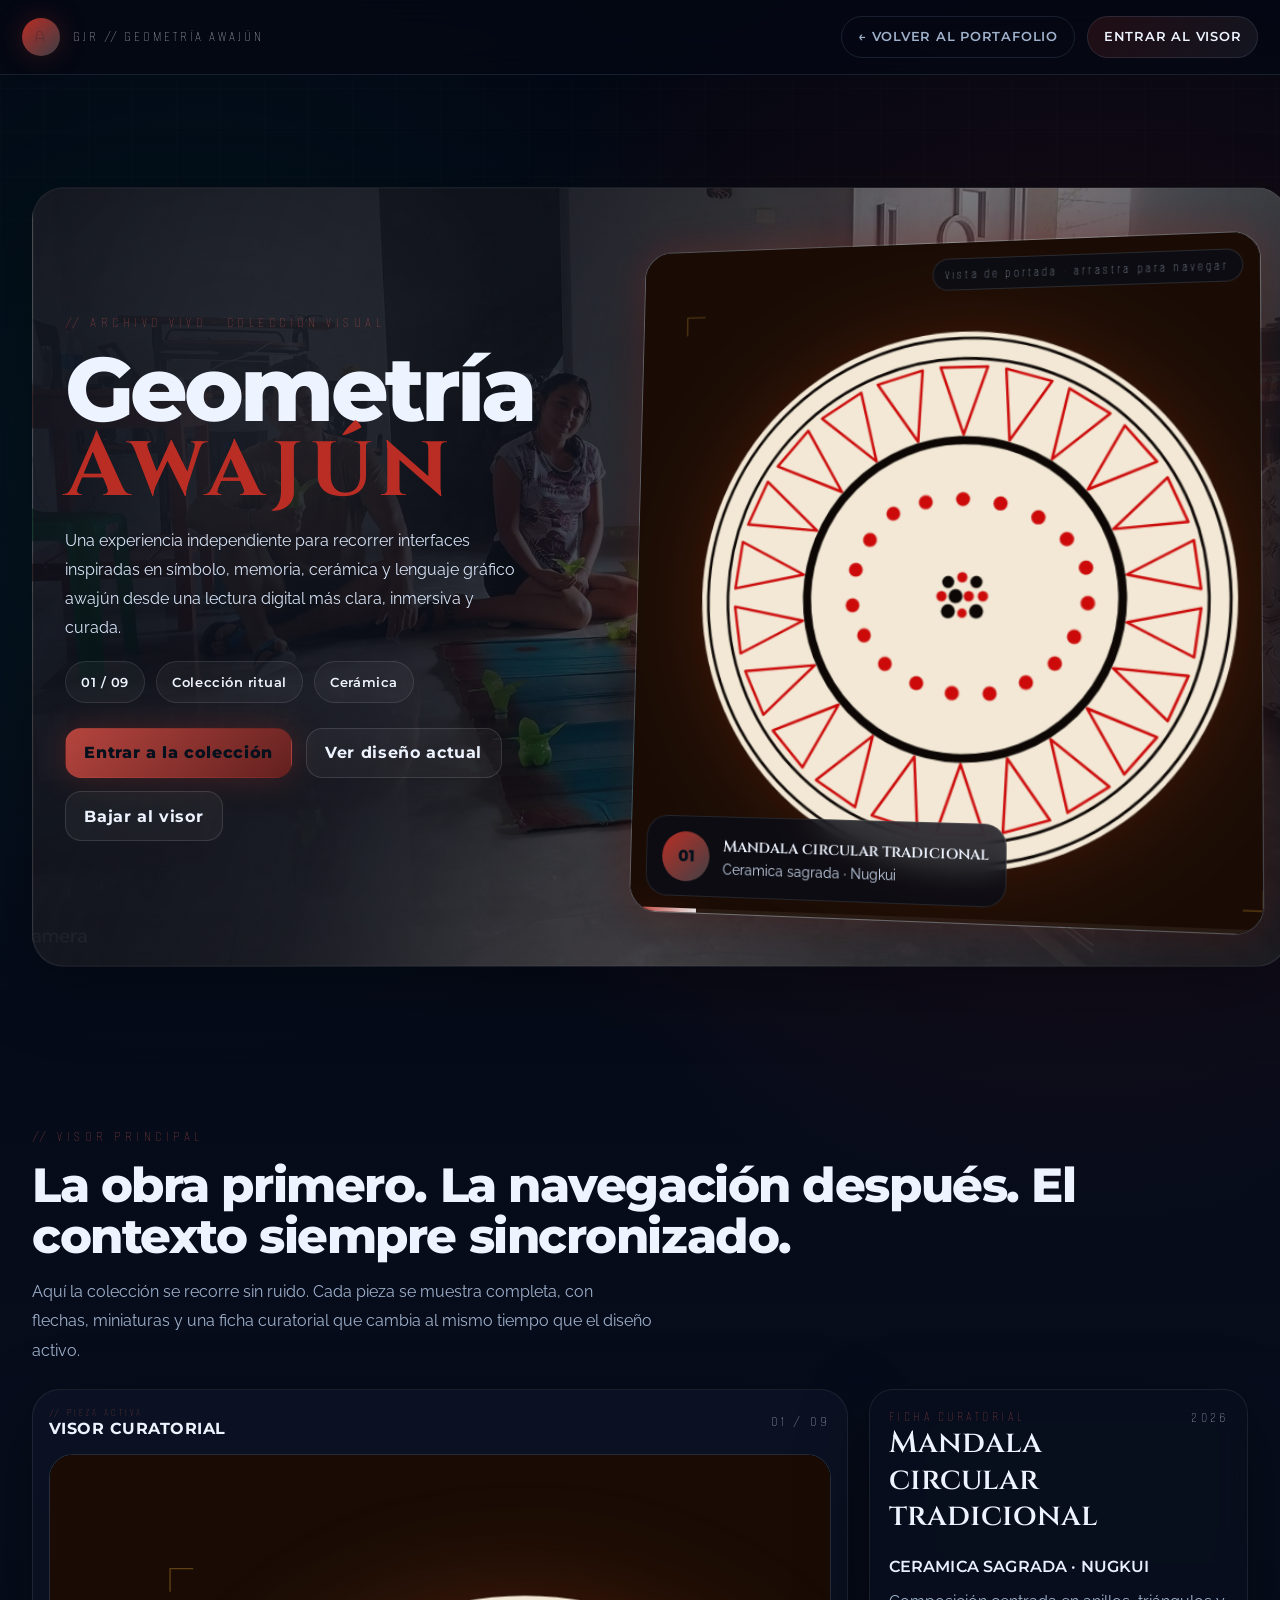
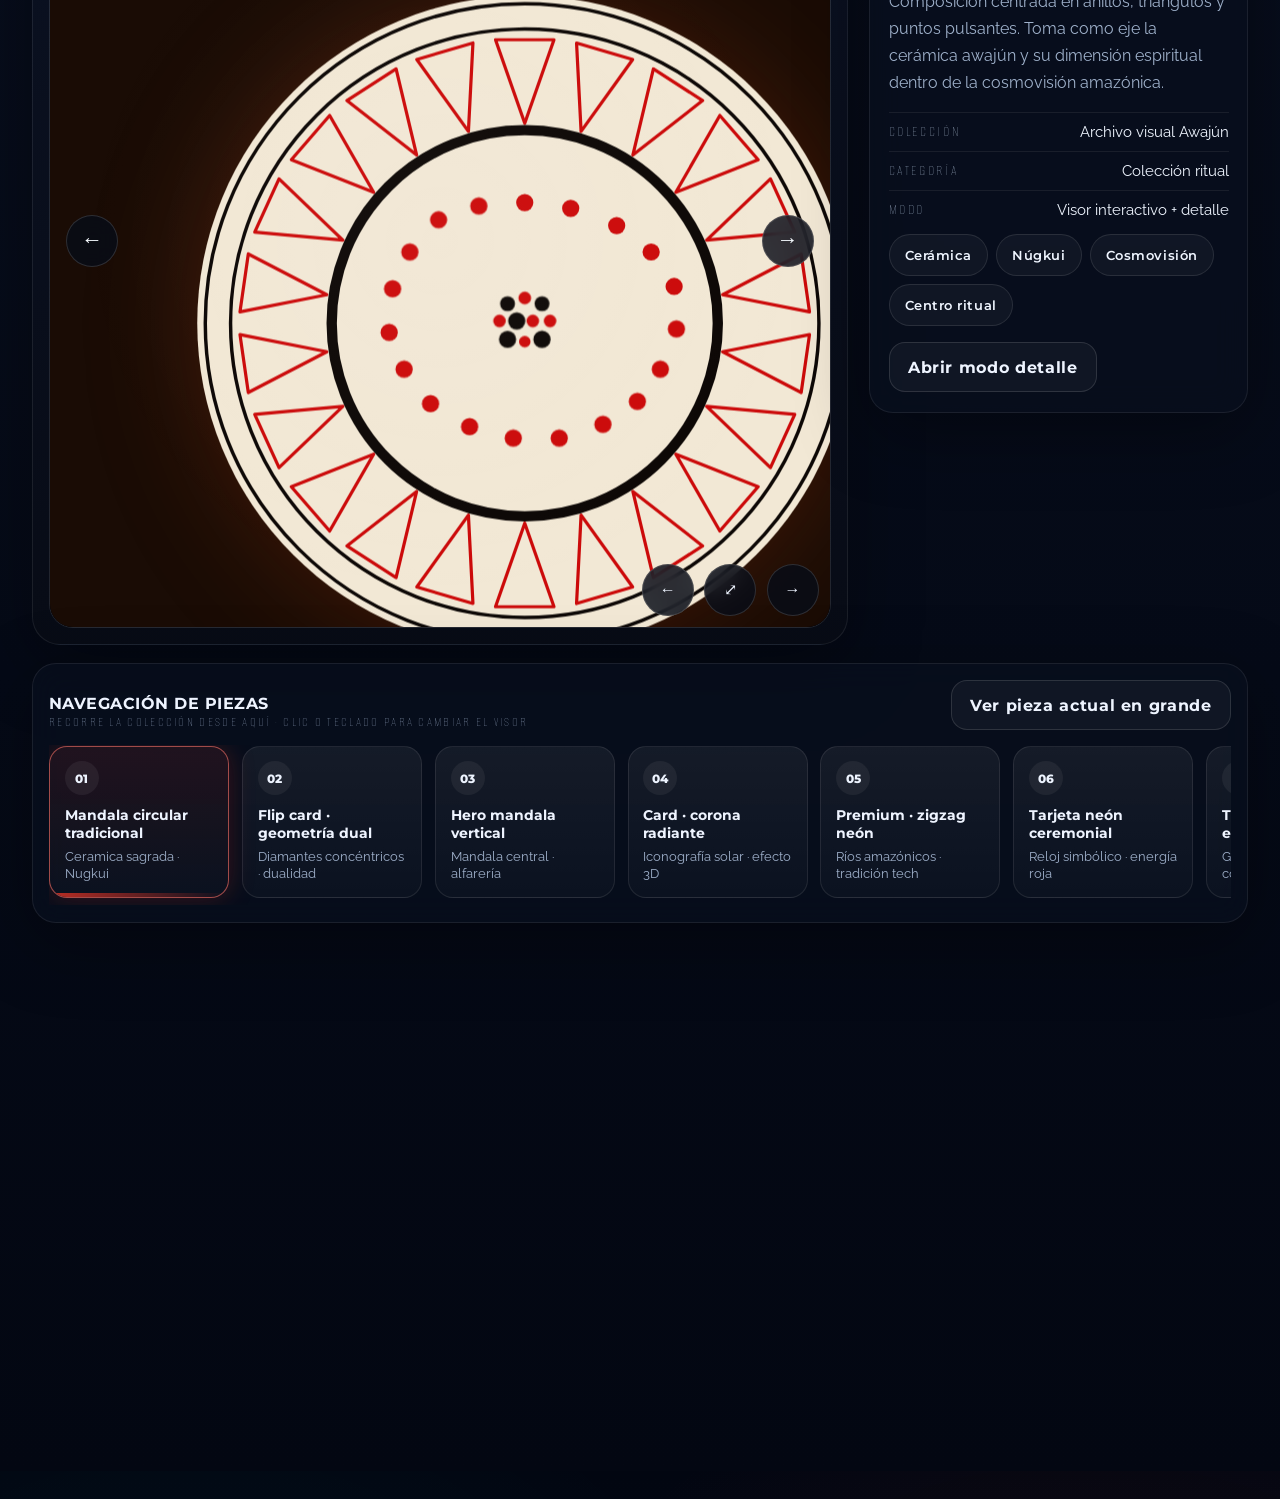
<file: awajun.html>
<!DOCTYPE html>
<html lang="es">
<head>
  <meta charset="UTF-8">
  <meta name="viewport" content="width=device-width, initial-scale=1.0">
  <title>Geometría Awajún | Archivo Vivo</title>
  <link rel="preconnect" href="https://fonts.googleapis.com">
  <link rel="preconnect" href="https://fonts.gstatic.com" crossorigin>
  <link href="https://fonts.googleapis.com/css2?family=Cinzel:wght@400..900&family=Raleway:ital,wght@0,100..900;1,100..900&family=Montserrat:ital,wght@0,100..900;1,100..900&family=Bungee+Hairline&family=Alumni+Sans+Pinstripe:ital@0;1&display=swap" rel="stylesheet">
  <link rel="stylesheet" href="css/awajun.css">
</head>
<body>
  <div class="page-shell">
    <header class="awajun-topbar">
      <a class="awajun-brand" href="index.html#ceramica-awajun">
        <span class="awajun-brand-mark">A</span>
        <span>GJR // Geometría Awajún</span>
      </a>
      <div class="awajun-top-actions">
        <button class="top-link" id="backPortfolioTop">← Volver al portafolio</button>
        <a class="top-link is-primary" href="#visor">Entrar al visor</a>
      </div>
    </header>

    <main>
      <section class="hero-stage">
        <div class="hero-panel reveal" id="heroPanel">
          <div class="hero-copy">
            <p class="section-kicker">// archivo vivo · colección visual</p>
            <h1 class="hero-title">
              Geometría <span class="accent">Awajún</span>
            </h1>
            <p class="hero-desc">
              Una experiencia independiente para recorrer interfaces inspiradas en símbolo, memoria, cerámica y lenguaje gráfico awajún desde una lectura digital más clara, inmersiva y curada.
            </p>
            <div class="hero-meta" id="heroMeta"></div>
            <div class="hero-actions">
              <button class="btn-main" id="enterCollectionBtn">Entrar a la colección</button>
              <button class="btn-secondary" data-open-detail>Ver diseño actual</button>
              <button class="btn-secondary" id="goViewerBtn">Bajar al visor</button>
            </div>
          </div>

          <div class="hero-preview-zone">
            <div class="hero-preview-shell" id="heroPreviewShell">
              <div class="hero-iframe-box">
                <iframe class="frame-iframe" id="heroPreviewFrame" title="Vista destacada Awajún" loading="lazy" scrolling="no"></iframe>
              </div>
              <div class="hero-floating">
                <span class="hero-floating-index" id="heroFloatingIndex">01</span>
                <div class="hero-floating-copy">
                  <strong id="heroFloatingTitle">Mandala circular tradicional</strong>
                  <span id="heroFloatingSub">Cerámica sagrada · Núgkui</span>
                </div>
              </div>
              <div class="hero-progress">
                <span class="hero-progress-bar" id="heroProgressBar"></span>
              </div>
            </div>
          </div>
        </div>
      </section>

      <section class="viewer-section" id="visor">
        <div class="container">
          <div class="reveal" style="display:grid; gap:.85rem; margin-bottom:1.5rem;">
            <p class="section-kicker">// visor principal</p>
            <h2 class="section-heading">La obra primero. La navegación después. El contexto siempre sincronizado.</h2>
            <p class="section-copy">Aquí la colección se recorre sin ruido. Cada pieza se muestra completa, con flechas, miniaturas y una ficha curatorial que cambia al mismo tiempo que el diseño activo.</p>
          </div>

          <div class="viewer-grid">
            <article class="viewer-stage reveal">
              <div class="viewer-stage-top">
                <div>
                  <p class="section-kicker">// pieza activa</p>
                  <h3 class="thumb-strip-title">Visor curatorial</h3>
                </div>
                <div class="viewer-count" id="viewerCount">01 / 09</div>
              </div>

              <div class="viewer-main">
                <div class="viewer-main-shell">
                  <div class="viewer-main-box">
                    <iframe class="frame-iframe" id="viewerFrame" title="Pieza Awajún activa" loading="lazy" scrolling="no"></iframe>
                  </div>

                  <div class="viewer-nav" aria-label="Controles laterales">
                    <button class="viewer-nav-btn" data-step="prev" aria-label="Diseño anterior"><span>←</span></button>
                    <button class="viewer-nav-btn" data-step="next" aria-label="Diseño siguiente"><span>→</span></button>
                  </div>
                </div>

                <div class="viewer-main-actions">
                  <button class="icon-btn" data-step="prev" aria-label="Diseño anterior">←</button>
                  <button class="icon-btn" data-open-detail aria-label="Abrir detalle">⤢</button>
                  <button class="icon-btn" data-step="next" aria-label="Diseño siguiente">→</button>
                </div>
              </div>
            </article>

            <aside class="viewer-sidebar">
              <article class="curatorial-card reveal">
                <div class="curatorial-top">
                  <div>
                    <p class="curatorial-label">ficha curatorial</p>
                    <h3 class="curatorial-title" id="curatorialTitle">Mandala circular tradicional</h3>
                  </div>
                  <span class="curatorial-year" id="curatorialYear">2026</span>
                </div>
                <p class="curatorial-sub" id="curatorialSub">Cerámica sagrada · Núgkui</p>
                <p class="curatorial-desc" id="curatorialDesc">Composición centrada en anillos, triángulos y puntos pulsantes. Toma como eje la cerámica awajún y su dimensión espiritual dentro de la cosmovisión amazónica.</p>
                <dl class="curatorial-meta">
                  <div class="meta-row">
                    <dt>colección</dt>
                    <dd>Archivo visual Awajún</dd>
                  </div>
                  <div class="meta-row">
                    <dt>categoría</dt>
                    <dd id="curatorialCategory">Colección ritual</dd>
                  </div>
                  <div class="meta-row">
                    <dt>modo</dt>
                    <dd>Visor interactivo + detalle</dd>
                  </div>
                </dl>
                <div class="curatorial-tags" id="curatorialTags"></div>
                <button class="btn-inline" data-open-detail>Abrir modo detalle</button>
              </article>
            </aside>
          </div>

          <div class="viewer-bottom reveal">
            <article class="thumb-strip-card thumb-strip-card--wide">
              <div class="thumb-strip-head">
                <div>
                  <h3 class="thumb-strip-title">Navegación de piezas</h3>
                  <p class="thumb-strip-note">recorre la colección desde aquí · clic o teclado para cambiar el visor</p>
                </div>
                <button class="btn-inline btn-inline--ghost" data-open-detail>Ver pieza actual en grande</button>
              </div>
              <div class="thumbnails" id="thumbList"></div>
            </article>
          </div>
        </div>
      </section>

      <section class="footer-section reveal">
        <div class="footer-panel">
          <div>
            <p class="section-kicker">// cierre</p>
            <h3>Recorrido limpio, sin conflictos. La colección respira en un espacio propio y vuelve al portafolio de manera más clara.</h3>
            <p>Cada diseño propone una lectura distinta del universo simbólico awajún. Aquí el recorrido se cierra sin competir con el visor principal y te devuelve al portafolio general con una salida limpia.</p>
          </div>
          <div class="footer-actions">
            <button class="btn-main" id="backToPortfolioFooter">Volver al portafolio</button>
            <button class="btn-secondary" data-restart-collection>Reiniciar recorrido</button>
          </div>
        </div>
      </section>
    </main>
  </div>

  <div class="modal" id="detailModal" aria-hidden="true">
    <div class="modal-inner">
      <div class="modal-top">
        <div>
          <h3 class="modal-title" id="modalTitle">Mandala circular tradicional</h3>
          <p class="modal-sub" id="modalSub">Cerámica sagrada · Núgkui</p>
        </div>
        <div class="modal-actions">
          <button class="btn-secondary" id="modalFullscreen">Pantalla completa</button>
          <button class="btn-secondary" id="modalClose">Cerrar ✕</button>
        </div>
      </div>

      <div class="modal-stage">
        <div class="modal-stage-box">
          <iframe class="frame-iframe" id="modalFrame" title="Diseño Awajún en detalle" loading="lazy" scrolling="no"></iframe>
        </div>
      </div>

      <div class="modal-footer">
        <p class="modal-help">Usa ← y → para cambiar de pieza. Presiona F para pantalla completa y ESC para cerrar.</p>
        <div class="modal-nav">
          <button class="btn-secondary" id="modalPrev">← Anterior</button>
          <button class="btn-secondary" id="modalNext">Siguiente →</button>
        </div>
      </div>
    </div>
  </div>

  <script src="js/awajun-data.js"></script>
  <script src="js/awajun.js"></script>
</body>
</html>
</file>
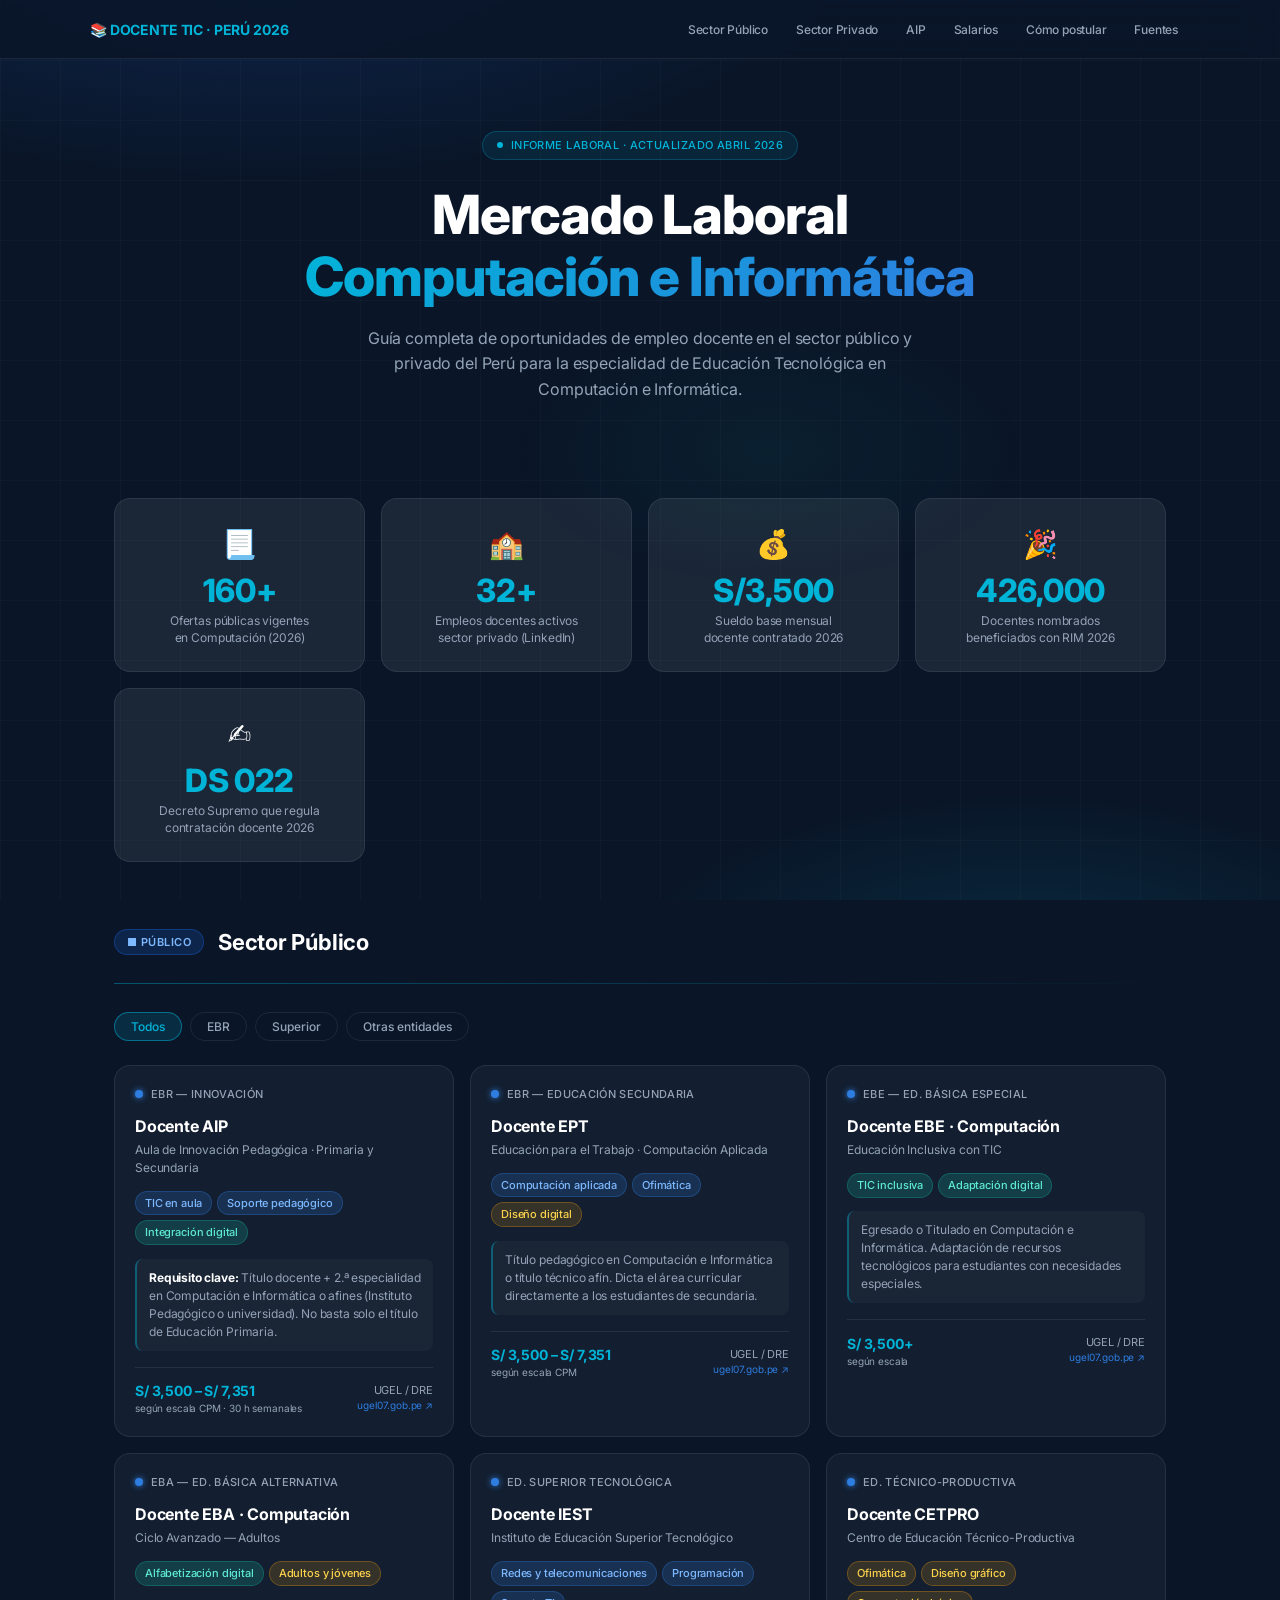
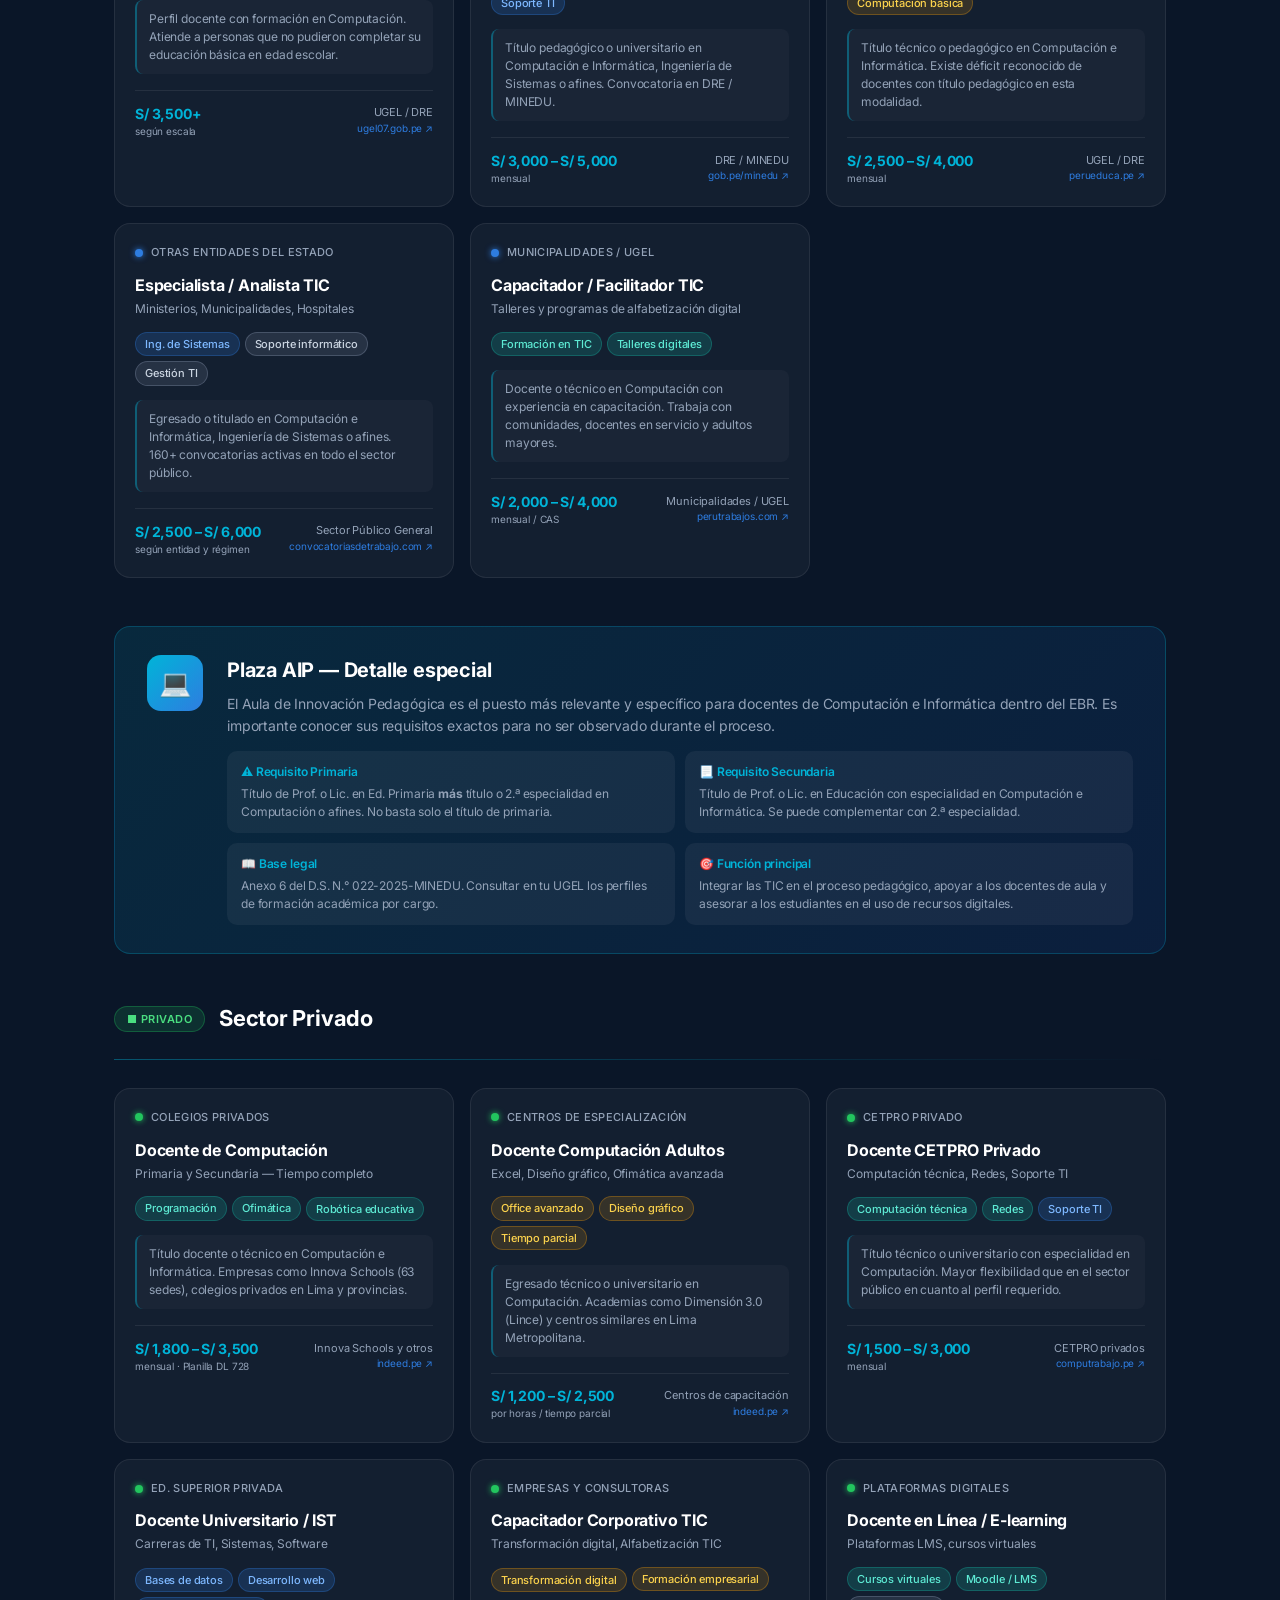
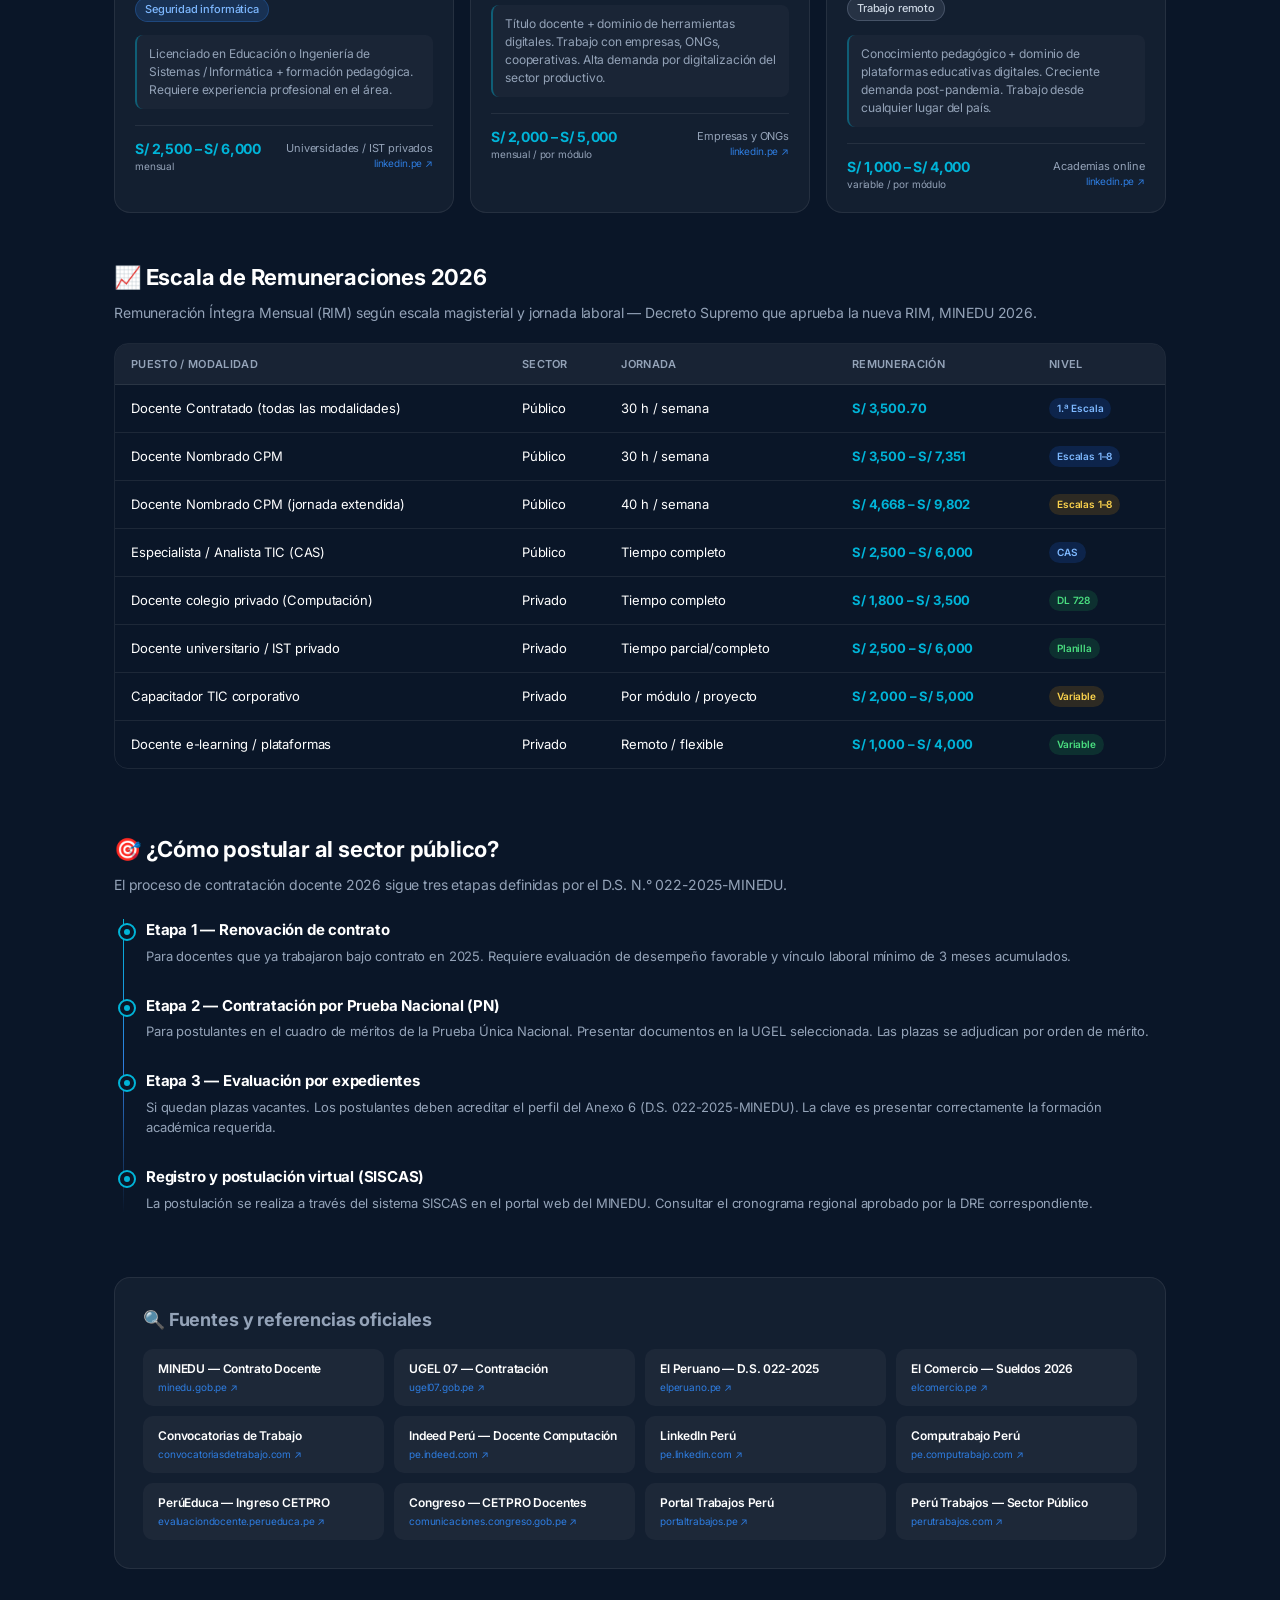
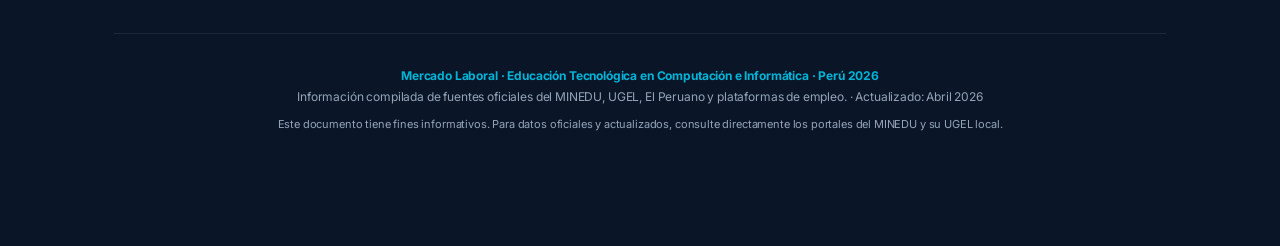
<file: campo_laboral.html>
<!DOCTYPE html>
<html lang="es">
<head>
<meta charset="UTF-8">
<meta name="viewport" content="width=device-width, initial-scale=1.0">
<title>Mercado Laboral — Docente de Computación e Informática · Perú 2026</title>
<!-- Tipografía profesional y legible: Inter + fallback system-ui -->
<link href="https://fonts.googleapis.com/css2?family=Inter:opsz,wght@14..32,300;14..32,400;14..32,500;14..32,600;14..32,700;14..32,800&display=swap" rel="stylesheet">
<style>
  :root {
    --navy:    #0a1628;
    --navy2:   #0f2040;
    --blue:    #1a5fd4;
    --blue2:   #2e7de0;
    --cyan:    #00b4d8;
    --teal:    #0d9488;
    --teal2:   #14b8a6;
    --amber:   #f59e0b;
    --green:   #22c55e;
    --red:     #ef4444;
    --white:   #ffffff;
    --off:     #f0f4ff;
    --muted:   #94a3b8;
    --border:  rgba(255,255,255,0.08);
    --card:    rgba(255,255,255,0.04);
    --card2:   rgba(255,255,255,0.07);
  }

  *, *::before, *::after { box-sizing: border-box; margin: 0; padding: 0; }

  html { scroll-behavior: smooth; }

  body {
    font-family: 'Inter', system-ui, -apple-system, 'Segoe UI', Roboto, Helvetica, Arial, sans-serif;
    background: var(--navy);
    color: var(--white);
    min-height: 100vh;
    overflow-x: hidden;
    font-weight: 400;
    font-size: 15px;
    line-height: 1.5;
    letter-spacing: -0.01em;
  }

  /* ── BACKGROUND ── */
  body::before {
    content: '';
    position: fixed;
    inset: 0;
    background:
      radial-gradient(ellipse 80% 50% at 20% -10%, rgba(26,95,212,0.25) 0%, transparent 60%),
      radial-gradient(ellipse 60% 40% at 80% 110%, rgba(0,180,216,0.15) 0%, transparent 55%),
      radial-gradient(ellipse 40% 30% at 60% 50%, rgba(13,148,136,0.08) 0%, transparent 50%);
    pointer-events: none;
    z-index: 0;
  }

  .grid-bg {
    position: fixed;
    inset: 0;
    background-image:
      linear-gradient(rgba(255,255,255,0.025) 1px, transparent 1px),
      linear-gradient(90deg, rgba(255,255,255,0.025) 1px, transparent 1px);
    background-size: 60px 60px;
    pointer-events: none;
    z-index: 0;
  }

  /* ── LAYOUT ── */
  .page { position: relative; z-index: 1; max-width: 1100px; margin: 0 auto; padding: 0 24px 80px; }

  /* ── NAV ── */
  nav {
    position: sticky;
    top: 0;
    z-index: 100;
    background: rgba(10,22,40,0.85);
    backdrop-filter: blur(16px);
    border-bottom: 1px solid var(--border);
    padding: 0 24px;
  }
  .nav-inner {
    max-width: 1100px;
    margin: 0 auto;
    display: flex;
    align-items: center;
    justify-content: space-between;
    height: 58px;
    gap: 24px;
  }
  .nav-logo {
    font-family: 'Inter', system-ui, sans-serif;
    font-weight: 700;
    font-size: 14px;
    letter-spacing: -0.01em;
    color: var(--cyan);
    white-space: nowrap;
  }
  .nav-links {
    display: flex;
    gap: 4px;
    list-style: none;
    flex-wrap: wrap;
  }
  .nav-links a {
    font-size: 12px;
    font-weight: 500;
    color: var(--muted);
    text-decoration: none;
    padding: 5px 12px;
    border-radius: 20px;
    transition: all 0.2s;
    white-space: nowrap;
    letter-spacing: -0.2px;
  }
  .nav-links a:hover { color: var(--white); background: var(--card2); }

  /* ── HERO ── */
  .hero {
    padding: 72px 0 56px;
    text-align: center;
  }
  .hero-eyebrow {
    display: inline-flex;
    align-items: center;
    gap: 8px;
    font-size: 11px;
    font-weight: 500;
    letter-spacing: 0.04em;
    text-transform: uppercase;
    color: var(--cyan);
    background: rgba(0,180,216,0.1);
    border: 1px solid rgba(0,180,216,0.25);
    padding: 5px 14px;
    border-radius: 20px;
    margin-bottom: 24px;
  }
  .hero-eyebrow span { width: 6px; height: 6px; border-radius: 50%; background: var(--cyan); animation: pulse 2s infinite; }
  @keyframes pulse { 0%,100%{opacity:1;transform:scale(1)} 50%{opacity:.5;transform:scale(0.8)} }

  .hero h1 {
    font-family: 'Inter', system-ui, sans-serif;
    font-weight: 800;
    font-size: clamp(32px, 5vw, 54px);
    line-height: 1.15;
    letter-spacing: -0.02em;
    margin-bottom: 18px;
  }
  .hero h1 em {
    font-style: normal;
    background: linear-gradient(135deg, var(--cyan), var(--blue2));
    -webkit-background-clip: text;
    -webkit-text-fill-color: transparent;
    background-clip: text;
  }
  .hero-sub {
    font-size: 16px;
    color: var(--muted);
    font-weight: 400;
    max-width: 560px;
    margin: 0 auto 40px;
    line-height: 1.6;
  }

  /* ── METRICS ── */
  .metrics {
    display: grid;
    grid-template-columns: repeat(auto-fit, minmax(200px, 1fr));
    gap: 16px;
    margin-bottom: 64px;
  }
  .metric-card {
    background: var(--card2);
    border: 1px solid var(--border);
    border-radius: 16px;
    padding: 24px 20px;
    text-align: center;
    transition: transform 0.25s, border-color 0.25s;
    opacity: 0;
    transform: translateY(20px);
  }
  .metric-card.visible { animation: fadeUp 0.5s forwards; }
  @keyframes fadeUp { to { opacity:1; transform:translateY(0); } }
  .metric-card:hover { transform: translateY(-4px); border-color: rgba(0,180,216,0.3); }
  .metric-icon { font-size: 28px; margin-bottom: 10px; }
  .metric-val {
    font-family: 'Inter', system-ui, sans-serif;
    font-size: 32px;
    font-weight: 800;
    color: var(--cyan);
    line-height: 1;
    margin-bottom: 6px;
    letter-spacing: -0.01em;
  }
  .metric-lbl { font-size: 12px; color: var(--muted); font-weight: 400; line-height: 1.4; }

  /* ── SECTION TITLES ── */
  .sec-header {
    display: flex;
    align-items: center;
    gap: 14px;
    margin-bottom: 24px;
  }
  .sec-pill {
    font-size: 11px;
    font-weight: 600;
    letter-spacing: 0.04em;
    text-transform: uppercase;
    padding: 4px 12px;
    border-radius: 20px;
  }
  .pill-pub  { background: rgba(26,95,212,0.2);  color: #7eb8ff; border: 1px solid rgba(26,95,212,0.4); }
  .pill-priv { background: rgba(34,197,94,0.15); color: #4ade80; border: 1px solid rgba(34,197,94,0.3); }
  .sec-title {
    font-family: 'Inter', system-ui, sans-serif;
    font-size: 22px;
    font-weight: 700;
    letter-spacing: -0.01em;
  }
  .sec-divider {
    height: 1px;
    background: linear-gradient(90deg, rgba(0,180,216,0.4), transparent);
    margin-bottom: 28px;
  }

  /* ── CARDS ── */
  .cards-grid {
    display: grid;
    grid-template-columns: repeat(auto-fill, minmax(310px, 1fr));
    gap: 16px;
    margin-bottom: 48px;
  }
  .job-card {
    background: var(--card);
    border: 1px solid var(--border);
    border-radius: 16px;
    padding: 20px;
    transition: all 0.25s;
    cursor: default;
    opacity: 0;
    transform: translateY(16px);
    position: relative;
    overflow: hidden;
  }
  .job-card::before {
    content: '';
    position: absolute;
    top: 0; left: 0; right: 0;
    height: 2px;
    background: linear-gradient(90deg, var(--cyan), var(--blue2));
    opacity: 0;
    transition: opacity 0.25s;
  }
  .job-card:hover::before { opacity: 1; }
  .job-card.visible { animation: fadeUp 0.5s forwards; }
  .job-card:hover { transform: translateY(-4px); border-color: rgba(0,180,216,0.2); background: var(--card2); }

  .card-sector {
    display: flex;
    align-items: center;
    gap: 8px;
    margin-bottom: 14px;
  }
  .sector-dot { width: 8px; height: 8px; border-radius: 50%; flex-shrink: 0; }
  .dot-pub   { background: var(--blue2); box-shadow: 0 0 6px var(--blue2); }
  .dot-priv  { background: var(--green); box-shadow: 0 0 6px var(--green); }
  .sector-name { font-size: 11px; font-weight: 500; color: var(--muted); letter-spacing: 0.03em; text-transform: uppercase; }

  .card-title {
    font-family: 'Inter', system-ui, sans-serif;
    font-size: 16px;
    font-weight: 700;
    margin-bottom: 4px;
    color: var(--white);
    line-height: 1.3;
    letter-spacing: -0.2px;
  }
  .card-sub {
    font-size: 12px;
    color: var(--muted);
    margin-bottom: 14px;
    font-style: normal;
    font-weight: 400;
  }
  .card-tags {
    display: flex;
    flex-wrap: wrap;
    gap: 5px;
    margin-bottom: 14px;
  }
  .tag {
    font-size: 11px;
    padding: 3px 9px;
    border-radius: 20px;
    font-weight: 500;
  }
  .tag-blue  { background: rgba(46,125,224,0.2);  color: #7eb8ff; border: 1px solid rgba(46,125,224,0.3); }
  .tag-teal  { background: rgba(20,184,166,0.2);  color: #5eead4; border: 1px solid rgba(20,184,166,0.3); }
  .tag-amber { background: rgba(245,158,11,0.15); color: #fcd34d; border: 1px solid rgba(245,158,11,0.3); }
  .tag-gray  { background: rgba(148,163,184,0.15);color: #cbd5e1; border: 1px solid rgba(148,163,184,0.3); }

  .card-req {
    font-size: 12px;
    color: var(--muted);
    margin-bottom: 16px;
    line-height: 1.5;
    padding: 10px 12px;
    background: rgba(255,255,255,0.03);
    border-radius: 8px;
    border-left: 2px solid rgba(0,180,216,0.4);
  }

  .card-footer {
    display: flex;
    align-items: center;
    justify-content: space-between;
    padding-top: 12px;
    border-top: 1px solid var(--border);
    gap: 10px;
    flex-wrap: wrap;
  }
  .salary {
    font-family: 'Inter', system-ui, sans-serif;
    font-size: 14px;
    font-weight: 700;
    color: var(--cyan);
  }
  .salary-note { font-size: 10px; color: var(--muted); font-weight: 400; display: block; }
  .entity { font-size: 11px; color: var(--muted); text-align: right; line-height: 1.4; }
  .entity a { color: var(--blue2); text-decoration: none; font-size: 10px; }
  .entity a:hover { color: var(--cyan); }

  /* ── AIP HIGHLIGHT ── */
  .aip-banner {
    background: linear-gradient(135deg, rgba(0,180,216,0.12), rgba(26,95,212,0.12));
    border: 1px solid rgba(0,180,216,0.25);
    border-radius: 16px;
    padding: 28px 32px;
    margin-bottom: 48px;
    display: grid;
    grid-template-columns: auto 1fr;
    gap: 24px;
    align-items: start;
  }
  .aip-icon {
    width: 56px; height: 56px;
    background: linear-gradient(135deg, var(--cyan), var(--blue2));
    border-radius: 14px;
    display: flex; align-items: center; justify-content: center;
    font-size: 26px;
    flex-shrink: 0;
  }
  .aip-content h3 {
    font-family: 'Inter', system-ui, sans-serif;
    font-size: 20px;
    font-weight: 700;
    margin-bottom: 8px;
    letter-spacing: -0.2px;
  }
  .aip-content p { font-size: 14px; color: var(--muted); line-height: 1.6; margin-bottom: 14px; }
  .aip-grid { display: grid; grid-template-columns: 1fr 1fr; gap: 10px; }
  .aip-item {
    background: rgba(255,255,255,0.05);
    border-radius: 10px;
    padding: 12px 14px;
  }
  .aip-item-title { font-size: 12px; font-weight: 600; color: var(--cyan); margin-bottom: 4px; }
  .aip-item-text { font-size: 12px; color: var(--muted); line-height: 1.5; }

  /* ── SALARY TABLE ── */
  .salary-section { margin-bottom: 64px; }
  .salary-section h2 {
    font-family: 'Inter', system-ui, sans-serif;
    font-size: 22px;
    font-weight: 700;
    margin-bottom: 8px;
    letter-spacing: -0.2px;
  }
  .salary-section p { font-size: 14px; color: var(--muted); margin-bottom: 20px; }

  .sal-table-wrap { overflow-x: auto; border-radius: 14px; border: 1px solid var(--border); }
  table.sal-table { width: 100%; border-collapse: collapse; min-width: 560px; }
  .sal-table thead th {
    background: rgba(255,255,255,0.06);
    font-size: 11px;
    font-weight: 600;
    letter-spacing: 0.03em;
    text-transform: uppercase;
    color: var(--muted);
    padding: 12px 16px;
    text-align: left;
    white-space: nowrap;
    border-bottom: 1px solid var(--border);
  }
  .sal-table tbody td {
    padding: 13px 16px;
    font-size: 13px;
    color: var(--white);
    border-bottom: 1px solid var(--border);
    vertical-align: middle;
  }
  .sal-table tbody tr:last-child td { border-bottom: none; }
  .sal-table tbody tr:hover td { background: var(--card2); }
  .sal-range { font-family: 'Inter', system-ui, sans-serif; font-weight: 700; color: var(--cyan); font-size: 13px; }
  .level-badge {
    display: inline-block;
    font-size: 10px;
    padding: 3px 8px;
    border-radius: 20px;
    font-weight: 600;
  }
  .lv-pub  { background: rgba(26,95,212,0.2); color: #7eb8ff; }
  .lv-priv { background: rgba(34,197,94,0.15); color: #4ade80; }
  .lv-top  { background: rgba(245,158,11,0.15); color: #fcd34d; }

  /* ── TIMELINE / STEPS ── */
  .steps { margin-bottom: 64px; }
  .steps h2 {
    font-family: 'Inter', system-ui, sans-serif;
    font-size: 22px;
    font-weight: 700;
    margin-bottom: 8px;
    letter-spacing: -0.2px;
  }
  .steps p { font-size: 14px; color: var(--muted); margin-bottom: 24px; }
  .timeline { position: relative; padding-left: 32px; }
  .timeline::before {
    content: '';
    position: absolute;
    left: 9px; top: 0; bottom: 0;
    width: 1px;
    background: linear-gradient(180deg, var(--cyan), var(--blue2), transparent);
  }
  .tl-item {
    position: relative;
    margin-bottom: 28px;
    opacity: 0;
    transform: translateX(-12px);
    transition: all 0.4s;
  }
  .tl-item.visible { opacity: 1; transform: translateX(0); }
  .tl-dot {
    position: absolute;
    left: -28px; top: 4px;
    width: 18px; height: 18px;
    border-radius: 50%;
    background: var(--navy);
    border: 2px solid var(--cyan);
    display: flex; align-items: center; justify-content: center;
  }
  .tl-dot span { width: 6px; height: 6px; border-radius: 50%; background: var(--cyan); }
  .tl-title { font-family: 'Inter', system-ui, sans-serif; font-size: 15px; font-weight: 700; margin-bottom: 4px; letter-spacing: -0.2px; }
  .tl-desc { font-size: 13px; color: var(--muted); line-height: 1.6; }

  /* ── SOURCES ── */
  .sources {
    background: var(--card);
    border: 1px solid var(--border);
    border-radius: 16px;
    padding: 28px;
    margin-bottom: 64px;
  }
  .sources h2 {
    font-family: 'Inter', system-ui, sans-serif;
    font-size: 18px;
    font-weight: 700;
    margin-bottom: 16px;
    color: var(--muted);
  }
  .src-grid {
    display: grid;
    grid-template-columns: repeat(auto-fill, minmax(220px, 1fr));
    gap: 10px;
  }
  .src-item {
    background: rgba(255,255,255,0.04);
    border-radius: 10px;
    padding: 10px 14px;
    text-decoration: none;
    border: 1px solid transparent;
    transition: all 0.2s;
    display: block;
  }
  .src-item:hover { border-color: rgba(0,180,216,0.3); background: rgba(0,180,216,0.06); }
  .src-name { font-size: 12px; font-weight: 600; color: var(--white); margin-bottom: 2px; }
  .src-url  { font-size: 10px; color: var(--blue2); }

  /* ── FOOTER ── */
  footer {
    text-align: center;
    padding: 32px 0;
    border-top: 1px solid var(--border);
    font-size: 12px;
    color: var(--muted);
    line-height: 1.7;
  }
  footer strong { color: var(--cyan); }

  /* ── FILTER TABS ── */
  .filters {
    display: flex;
    gap: 8px;
    margin-bottom: 24px;
    flex-wrap: wrap;
  }
  .filter-btn {
    font-size: 12px;
    font-weight: 500;
    padding: 6px 16px;
    border-radius: 20px;
    border: 1px solid var(--border);
    background: transparent;
    color: var(--muted);
    cursor: pointer;
    transition: all 0.2s;
    font-family: 'Inter', system-ui, sans-serif;
  }
  .filter-btn:hover { border-color: rgba(0,180,216,0.4); color: var(--white); }
  .filter-btn.active { background: rgba(0,180,216,0.15); border-color: rgba(0,180,216,0.5); color: var(--cyan); }

  /* ── RESPONSIVE ── */
  @media (max-width: 640px) {
    .aip-banner { grid-template-columns: 1fr; }
    .aip-grid { grid-template-columns: 1fr; }
    .nav-links { display: none; }
  }

  /* ── SCROLL ANIMATIONS ── */
  .fade-in {
    opacity: 0;
    transform: translateY(20px);
    transition: opacity 0.5s, transform 0.5s;
  }
  .fade-in.visible { opacity: 1; transform: translateY(0); }
</style>
</head>
<body>

<div class="grid-bg"></div>

<!-- NAV -->
<nav>
  <div class="nav-inner">
    <div class="nav-logo">📚 DOCENTE TIC · PERÚ 2026</div>
    <ul class="nav-links">
      <li><a href="#publico">Sector Público</a></li>
      <li><a href="#privado">Sector Privado</a></li>
      <li><a href="#aip">AIP</a></li>
      <li><a href="#salarios">Salarios</a></li>
      <li><a href="#pasos">Cómo postular</a></li>
      <li><a href="#fuentes">Fuentes</a></li>
    </ul>
  </div>
</nav>

<div class="page">

  <!-- HERO -->
  <header class="hero">
    <div class="hero-eyebrow"><span></span>Informe Laboral · Actualizado Abril 2026</div>
    <h1>Mercado Laboral<br><em>Computación e Informática</em></h1>
    <p class="hero-sub">Guía completa de oportunidades de empleo docente en el sector público y privado del Perú para la especialidad de Educación Tecnológica en Computación e Informática.</p>
  </header>

  <!-- METRICS -->
  <section class="metrics" id="metricas">
    <div class="metric-card">
      <div class="metric-icon">📃</div>
      <div class="metric-val" data-target="160">0</div>
      <div class="metric-lbl">Ofertas públicas vigentes<br>en Computación (2026)</div>
    </div>
    <div class="metric-card" style="animation-delay:0.1s">
      <div class="metric-icon">🏫</div>
      <div class="metric-val" data-target="32">0</div>
      <div class="metric-lbl">Empleos docentes activos<br>sector privado (LinkedIn)</div>
    </div>
    <div class="metric-card" style="animation-delay:0.2s">
      <div class="metric-icon">💰</div>
      <div class="metric-val">S/3,500</div>
      <div class="metric-lbl">Sueldo base mensual<br>docente contratado 2026</div>
    </div>
    <div class="metric-card" style="animation-delay:0.3s">
      <div class="metric-icon">🎉</div>
      <div class="metric-val" data-target="426000">0</div>
      <div class="metric-lbl">Docentes nombrados<br>beneficiados con RIM 2026</div>
    </div>
    <div class="metric-card" style="animation-delay:0.4s">
      <div class="metric-icon">✍️</div>
      <div class="metric-val">DS 022</div>
      <div class="metric-lbl">Decreto Supremo que regula<br>contratación docente 2026</div>
    </div>
  </section>

  <!-- SECTOR PÚBLICO -->
  <section id="publico">
    <div class="sec-header fade-in">
      <div class="sec-pill pill-pub">■ PÚBLICO</div>
      <h2 class="sec-title">Sector Público</h2>
    </div>
    <div class="sec-divider"></div>

    <div class="filters fade-in">
      <button class="filter-btn active" onclick="filterCards('all', this)">Todos</button>
      <button class="filter-btn" onclick="filterCards('ebr', this)">EBR</button>
      <button class="filter-btn" onclick="filterCards('superior', this)">Superior</button>
      <button class="filter-btn" onclick="filterCards('estado', this)">Otras entidades</button>
    </div>

    <div class="cards-grid" id="pub-grid">

      <!-- AIP -->
      <div class="job-card" data-cat="ebr">
        <div class="card-sector"><div class="sector-dot dot-pub"></div><div class="sector-name">EBR — Innovación</div></div>
        <div class="card-title">Docente AIP</div>
        <div class="card-sub">Aula de Innovación Pedagógica · Primaria y Secundaria</div>
        <div class="card-tags">
          <span class="tag tag-blue">TIC en aula</span>
          <span class="tag tag-blue">Soporte pedagógico</span>
          <span class="tag tag-teal">Integración digital</span>
        </div>
        <div class="card-req">
          <strong style="color:var(--white)">Requisito clave:</strong> Título docente + 2.ª especialidad en Computación e Informática o afines (Instituto Pedagógico o universidad). No basta solo el título de Educación Primaria.
        </div>
        <div class="card-footer">
          <div>
            <div class="salary">S/ 3,500 – S/ 7,351</div>
            <span class="salary-note">según escala CPM · 30 h semanales</span>
          </div>
          <div class="entity">UGEL / DRE<br><a href="https://www.ugel07.gob.pe" target="_blank">ugel07.gob.pe ↗</a></div>
        </div>
      </div>

      <!-- EPT -->
      <div class="job-card" data-cat="ebr">
        <div class="card-sector"><div class="sector-dot dot-pub"></div><div class="sector-name">EBR — Educación Secundaria</div></div>
        <div class="card-title">Docente EPT</div>
        <div class="card-sub">Educación para el Trabajo · Computación Aplicada</div>
        <div class="card-tags">
          <span class="tag tag-blue">Computación aplicada</span>
          <span class="tag tag-blue">Ofimática</span>
          <span class="tag tag-amber">Diseño digital</span>
        </div>
        <div class="card-req">
          Título pedagógico en Computación e Informática o título técnico afín. Dicta el área curricular directamente a los estudiantes de secundaria.
        </div>
        <div class="card-footer">
          <div>
            <div class="salary">S/ 3,500 – S/ 7,351</div>
            <span class="salary-note">según escala CPM</span>
          </div>
          <div class="entity">UGEL / DRE<br><a href="https://www.ugel07.gob.pe" target="_blank">ugel07.gob.pe ↗</a></div>
        </div>
      </div>

      <!-- EBE -->
      <div class="job-card" data-cat="ebr">
        <div class="card-sector"><div class="sector-dot dot-pub"></div><div class="sector-name">EBE — Ed. Básica Especial</div></div>
        <div class="card-title">Docente EBE · Computación</div>
        <div class="card-sub">Educación Inclusiva con TIC</div>
        <div class="card-tags">
          <span class="tag tag-teal">TIC inclusiva</span>
          <span class="tag tag-teal">Adaptación digital</span>
        </div>
        <div class="card-req">
          Egresado o Titulado en Computación e Informática. Adaptación de recursos tecnológicos para estudiantes con necesidades especiales.
        </div>
        <div class="card-footer">
          <div>
            <div class="salary">S/ 3,500+</div>
            <span class="salary-note">según escala</span>
          </div>
          <div class="entity">UGEL / DRE<br><a href="https://www.ugel07.gob.pe" target="_blank">ugel07.gob.pe ↗</a></div>
        </div>
      </div>

      <!-- EBA -->
      <div class="job-card" data-cat="ebr">
        <div class="card-sector"><div class="sector-dot dot-pub"></div><div class="sector-name">EBA — Ed. Básica Alternativa</div></div>
        <div class="card-title">Docente EBA · Computación</div>
        <div class="card-sub">Ciclo Avanzado — Adultos</div>
        <div class="card-tags">
          <span class="tag tag-teal">Alfabetización digital</span>
          <span class="tag tag-amber">Adultos y jóvenes</span>
        </div>
        <div class="card-req">
          Perfil docente con formación en Computación. Atiende a personas que no pudieron completar su educación básica en edad escolar.
        </div>
        <div class="card-footer">
          <div>
            <div class="salary">S/ 3,500+</div>
            <span class="salary-note">según escala</span>
          </div>
          <div class="entity">UGEL / DRE<br><a href="https://www.ugel07.gob.pe" target="_blank">ugel07.gob.pe ↗</a></div>
        </div>
      </div>

      <!-- IEST -->
      <div class="job-card" data-cat="superior">
        <div class="card-sector"><div class="sector-dot dot-pub"></div><div class="sector-name">Ed. Superior Tecnológica</div></div>
        <div class="card-title">Docente IEST</div>
        <div class="card-sub">Instituto de Educación Superior Tecnológico</div>
        <div class="card-tags">
          <span class="tag tag-blue">Redes y telecomunicaciones</span>
          <span class="tag tag-blue">Programación</span>
          <span class="tag tag-blue">Soporte TI</span>
        </div>
        <div class="card-req">
          Título pedagógico o universitario en Computación e Informática, Ingeniería de Sistemas o afines. Convocatoria en DRE / MINEDU.
        </div>
        <div class="card-footer">
          <div>
            <div class="salary">S/ 3,000 – S/ 5,000</div>
            <span class="salary-note">mensual</span>
          </div>
          <div class="entity">DRE / MINEDU<br><a href="https://www.gob.pe/minedu" target="_blank">gob.pe/minedu ↗</a></div>
        </div>
      </div>

      <!-- CETPRO -->
      <div class="job-card" data-cat="superior">
        <div class="card-sector"><div class="sector-dot dot-pub"></div><div class="sector-name">Ed. Técnico-Productiva</div></div>
        <div class="card-title">Docente CETPRO</div>
        <div class="card-sub">Centro de Educación Técnico-Productiva</div>
        <div class="card-tags">
          <span class="tag tag-amber">Ofimática</span>
          <span class="tag tag-amber">Diseño gráfico</span>
          <span class="tag tag-amber">Computación básica</span>
        </div>
        <div class="card-req">
          Título técnico o pedagógico en Computación e Informática. Existe déficit reconocido de docentes con título pedagógico en esta modalidad.
        </div>
        <div class="card-footer">
          <div>
            <div class="salary">S/ 2,500 – S/ 4,000</div>
            <span class="salary-note">mensual</span>
          </div>
          <div class="entity">UGEL / DRE<br><a href="https://evaluaciondocente.perueduca.pe/ingresocetpro25/" target="_blank">perueduca.pe ↗</a></div>
        </div>
      </div>

      <!-- ESPECIALISTA -->
      <div class="job-card" data-cat="estado">
        <div class="card-sector"><div class="sector-dot dot-pub"></div><div class="sector-name">Otras entidades del Estado</div></div>
        <div class="card-title">Especialista / Analista TIC</div>
        <div class="card-sub">Ministerios, Municipalidades, Hospitales</div>
        <div class="card-tags">
          <span class="tag tag-blue">Ing. de Sistemas</span>
          <span class="tag tag-gray">Soporte informático</span>
          <span class="tag tag-gray">Gestión TI</span>
        </div>
        <div class="card-req">
          Egresado o titulado en Computación e Informática, Ingeniería de Sistemas o afines. 160+ convocatorias activas en todo el sector público.
        </div>
        <div class="card-footer">
          <div>
            <div class="salary">S/ 2,500 – S/ 6,000</div>
            <span class="salary-note">según entidad y régimen</span>
          </div>
          <div class="entity">Sector Público General<br><a href="https://www.convocatoriasdetrabajo.com" target="_blank">convocatoriasdetrabajo.com ↗</a></div>
        </div>
      </div>

      <!-- CAPACITADOR -->
      <div class="job-card" data-cat="estado">
        <div class="card-sector"><div class="sector-dot dot-pub"></div><div class="sector-name">Municipalidades / UGEL</div></div>
        <div class="card-title">Capacitador / Facilitador TIC</div>
        <div class="card-sub">Talleres y programas de alfabetización digital</div>
        <div class="card-tags">
          <span class="tag tag-teal">Formación en TIC</span>
          <span class="tag tag-teal">Talleres digitales</span>
        </div>
        <div class="card-req">
          Docente o técnico en Computación con experiencia en capacitación. Trabaja con comunidades, docentes en servicio y adultos mayores.
        </div>
        <div class="card-footer">
          <div>
            <div class="salary">S/ 2,000 – S/ 4,000</div>
            <span class="salary-note">mensual / CAS</span>
          </div>
          <div class="entity">Municipalidades / UGEL<br><a href="https://www.perutrabajos.com" target="_blank">perutrabajos.com ↗</a></div>
        </div>
      </div>

    </div><!-- end cards-grid -->
  </section>

  <!-- AIP HIGHLIGHT -->
  <section id="aip" class="fade-in">
    <div class="aip-banner">
      <div class="aip-icon">💻</div>
      <div class="aip-content">
        <h3>Plaza AIP — Detalle especial</h3>
        <p>El Aula de Innovación Pedagógica es el puesto más relevante y específico para docentes de Computación e Informática dentro del EBR. Es importante conocer sus requisitos exactos para no ser observado durante el proceso.</p>
        <div class="aip-grid">
          <div class="aip-item">
            <div class="aip-item-title">⚠️ Requisito Primaria</div>
            <div class="aip-item-text">Título de Prof. o Lic. en Ed. Primaria <strong>más</strong> título o 2.ª especialidad en Computación o afines. No basta solo el título de primaria.</div>
          </div>
          <div class="aip-item">
            <div class="aip-item-title">📃 Requisito Secundaria</div>
            <div class="aip-item-text">Título de Prof. o Lic. en Educación con especialidad en Computación e Informática. Se puede complementar con 2.ª especialidad.</div>
          </div>
          <div class="aip-item">
            <div class="aip-item-title">📖 Base legal</div>
            <div class="aip-item-text">Anexo 6 del D.S. N.° 022-2025-MINEDU. Consultar en tu UGEL los perfiles de formación académica por cargo.</div>
          </div>
          <div class="aip-item">
            <div class="aip-item-title">🎯 Función principal</div>
            <div class="aip-item-text">Integrar las TIC en el proceso pedagógico, apoyar a los docentes de aula y asesorar a los estudiantes en el uso de recursos digitales.</div>
          </div>
        </div>
      </div>
    </div>
  </section>

  <!-- SECTOR PRIVADO -->
  <section id="privado">
    <div class="sec-header fade-in">
      <div class="sec-pill pill-priv">■ PRIVADO</div>
      <h2 class="sec-title">Sector Privado</h2>
    </div>
    <div class="sec-divider"></div>

    <div class="cards-grid">

      <div class="job-card">
        <div class="card-sector"><div class="sector-dot dot-priv"></div><div class="sector-name">Colegios privados</div></div>
        <div class="card-title">Docente de Computación</div>
        <div class="card-sub">Primaria y Secundaria — Tiempo completo</div>
        <div class="card-tags">
          <span class="tag tag-teal">Programación</span>
          <span class="tag tag-teal">Ofimática</span>
          <span class="tag tag-teal">Robótica educativa</span>
        </div>
        <div class="card-req">
          Título docente o técnico en Computación e Informática. Empresas como Innova Schools (63 sedes), colegios privados en Lima y provincias.
        </div>
        <div class="card-footer">
          <div>
            <div class="salary">S/ 1,800 – S/ 3,500</div>
            <span class="salary-note">mensual · Planilla DL 728</span>
          </div>
          <div class="entity">Innova Schools y otros<br><a href="https://pe.indeed.com" target="_blank">indeed.pe ↗</a></div>
        </div>
      </div>

      <div class="job-card">
        <div class="card-sector"><div class="sector-dot dot-priv"></div><div class="sector-name">Centros de especialización</div></div>
        <div class="card-title">Docente Computación Adultos</div>
        <div class="card-sub">Excel, Diseño gráfico, Ofimática avanzada</div>
        <div class="card-tags">
          <span class="tag tag-amber">Office avanzado</span>
          <span class="tag tag-amber">Diseño gráfico</span>
          <span class="tag tag-amber">Tiempo parcial</span>
        </div>
        <div class="card-req">
          Egresado técnico o universitario en Computación. Academias como Dimensión 3.0 (Lince) y centros similares en Lima Metropolitana.
        </div>
        <div class="card-footer">
          <div>
            <div class="salary">S/ 1,200 – S/ 2,500</div>
            <span class="salary-note">por horas / tiempo parcial</span>
          </div>
          <div class="entity">Centros de capacitación<br><a href="https://pe.indeed.com" target="_blank">indeed.pe ↗</a></div>
        </div>
      </div>

      <div class="job-card">
        <div class="card-sector"><div class="sector-dot dot-priv"></div><div class="sector-name">CETPRO privado</div></div>
        <div class="card-title">Docente CETPRO Privado</div>
        <div class="card-sub">Computación técnica, Redes, Soporte TI</div>
        <div class="card-tags">
          <span class="tag tag-teal">Computación técnica</span>
          <span class="tag tag-teal">Redes</span>
          <span class="tag tag-blue">Soporte TI</span>
        </div>
        <div class="card-req">
          Título técnico o universitario con especialidad en Computación. Mayor flexibilidad que en el sector público en cuanto al perfil requerido.
        </div>
        <div class="card-footer">
          <div>
            <div class="salary">S/ 1,500 – S/ 3,000</div>
            <span class="salary-note">mensual</span>
          </div>
          <div class="entity">CETPRO privados<br><a href="https://pe.computrabajo.com" target="_blank">computrabajo.pe ↗</a></div>
        </div>
      </div>

      <div class="job-card">
        <div class="card-sector"><div class="sector-dot dot-priv"></div><div class="sector-name">Ed. Superior Privada</div></div>
        <div class="card-title">Docente Universitario / IST</div>
        <div class="card-sub">Carreras de TI, Sistemas, Software</div>
        <div class="card-tags">
          <span class="tag tag-blue">Bases de datos</span>
          <span class="tag tag-blue">Desarrollo web</span>
          <span class="tag tag-blue">Seguridad informática</span>
        </div>
        <div class="card-req">
          Licenciado en Educación o Ingeniería de Sistemas / Informática + formación pedagógica. Requiere experiencia profesional en el área.
        </div>
        <div class="card-footer">
          <div>
            <div class="salary">S/ 2,500 – S/ 6,000</div>
            <span class="salary-note">mensual</span>
          </div>
          <div class="entity">Universidades / IST privados<br><a href="https://pe.linkedin.com" target="_blank">linkedin.pe ↗</a></div>
        </div>
      </div>

      <div class="job-card">
        <div class="card-sector"><div class="sector-dot dot-priv"></div><div class="sector-name">Empresas y consultoras</div></div>
        <div class="card-title">Capacitador Corporativo TIC</div>
        <div class="card-sub">Transformación digital, Alfabetización TIC</div>
        <div class="card-tags">
          <span class="tag tag-amber">Transformación digital</span>
          <span class="tag tag-amber">Formación empresarial</span>
        </div>
        <div class="card-req">
          Título docente + dominio de herramientas digitales. Trabajo con empresas, ONGs, cooperativas. Alta demanda por digitalización del sector productivo.
        </div>
        <div class="card-footer">
          <div>
            <div class="salary">S/ 2,000 – S/ 5,000</div>
            <span class="salary-note">mensual / por módulo</span>
          </div>
          <div class="entity">Empresas y ONGs<br><a href="https://pe.linkedin.com" target="_blank">linkedin.pe ↗</a></div>
        </div>
      </div>

      <div class="job-card">
        <div class="card-sector"><div class="sector-dot dot-priv"></div><div class="sector-name">Plataformas digitales</div></div>
        <div class="card-title">Docente en Línea / E-learning</div>
        <div class="card-sub">Plataformas LMS, cursos virtuales</div>
        <div class="card-tags">
          <span class="tag tag-teal">Cursos virtuales</span>
          <span class="tag tag-teal">Moodle / LMS</span>
          <span class="tag tag-gray">Trabajo remoto</span>
        </div>
        <div class="card-req">
          Conocimiento pedagógico + dominio de plataformas educativas digitales. Creciente demanda post-pandemia. Trabajo desde cualquier lugar del país.
        </div>
        <div class="card-footer">
          <div>
            <div class="salary">S/ 1,000 – S/ 4,000</div>
            <span class="salary-note">variable / por módulo</span>
          </div>
          <div class="entity">Academias online<br><a href="https://pe.linkedin.com" target="_blank">linkedin.pe ↗</a></div>
        </div>
      </div>

    </div>
  </section>

  <!-- SALARY TABLE -->
  <section class="salary-section fade-in" id="salarios">
    <h2>📈 Escala de Remuneraciones 2026</h2>
    <p>Remuneración Íntegra Mensual (RIM) según escala magisterial y jornada laboral — Decreto Supremo que aprueba la nueva RIM, MINEDU 2026.</p>
    <div class="sal-table-wrap">
      <table class="sal-table">
        <thead>
          <tr><th>Puesto / Modalidad</th><th>Sector</th><th>Jornada</th><th>Remuneración</th><th>Nivel</th></tr>
        </thead>
        <tbody>
          <tr><td>Docente Contratado (todas las modalidades)</td><td>Público</td><td>30 h / semana</td><td><span class="sal-range">S/ 3,500.70</span></td><td><span class="level-badge lv-pub">1.ª Escala</span></td></tr>
          <tr><td>Docente Nombrado CPM</td><td>Público</td><td>30 h / semana</td><td><span class="sal-range">S/ 3,500 – S/ 7,351</span></td><td><span class="level-badge lv-pub">Escalas 1–8</span></td></tr>
          <tr><td>Docente Nombrado CPM (jornada extendida)</td><td>Público</td><td>40 h / semana</td><td><span class="sal-range">S/ 4,668 – S/ 9,802</span></td><td><span class="level-badge lv-top">Escalas 1–8</span></td></tr>
          <tr><td>Especialista / Analista TIC (CAS)</td><td>Público</td><td>Tiempo completo</td><td><span class="sal-range">S/ 2,500 – S/ 6,000</span></td><td><span class="level-badge lv-pub">CAS</span></td></tr>
          <tr><td>Docente colegio privado (Computación)</td><td>Privado</td><td>Tiempo completo</td><td><span class="sal-range">S/ 1,800 – S/ 3,500</span></td><td><span class="level-badge lv-priv">DL 728</span></td></tr>
          <tr><td>Docente universitario / IST privado</td><td>Privado</td><td>Tiempo parcial/completo</td><td><span class="sal-range">S/ 2,500 – S/ 6,000</span></td><td><span class="level-badge lv-priv">Planilla</span></td></tr>
          <tr><td>Capacitador TIC corporativo</td><td>Privado</td><td>Por módulo / proyecto</td><td><span class="sal-range">S/ 2,000 – S/ 5,000</span></td><td><span class="level-badge lv-top">Variable</span></td></tr>
          <tr><td>Docente e-learning / plataformas</td><td>Privado</td><td>Remoto / flexible</td><td><span class="sal-range">S/ 1,000 – S/ 4,000</span></td><td><span class="level-badge lv-priv">Variable</span></td></tr>
        </tbody>
      </table>
    </div>
  </section>

  <!-- PASOS -->
  <section class="steps fade-in" id="pasos">
    <h2>🎯 ¿Cómo postular al sector público?</h2>
    <p>El proceso de contratación docente 2026 sigue tres etapas definidas por el D.S. N.° 022-2025-MINEDU.</p>
    <div class="timeline">
      <div class="tl-item"><div class="tl-dot"><span></span></div><div class="tl-title">Etapa 1 — Renovación de contrato</div><div class="tl-desc">Para docentes que ya trabajaron bajo contrato en 2025. Requiere evaluación de desempeño favorable y vínculo laboral mínimo de 3 meses acumulados.</div></div>
      <div class="tl-item"><div class="tl-dot"><span></span></div><div class="tl-title">Etapa 2 — Contratación por Prueba Nacional (PN)</div><div class="tl-desc">Para postulantes en el cuadro de méritos de la Prueba Única Nacional. Presentar documentos en la UGEL seleccionada. Las plazas se adjudican por orden de mérito.</div></div>
      <div class="tl-item"><div class="tl-dot"><span></span></div><div class="tl-title">Etapa 3 — Evaluación por expedientes</div><div class="tl-desc">Si quedan plazas vacantes. Los postulantes deben acreditar el perfil del Anexo 6 (D.S. 022-2025-MINEDU). La clave es presentar correctamente la formación académica requerida.</div></div>
      <div class="tl-item"><div class="tl-dot"><span></span></div><div class="tl-title">Registro y postulación virtual (SISCAS)</div><div class="tl-desc">La postulación se realiza a través del sistema SISCAS en el portal web del MINEDU. Consultar el cronograma regional aprobado por la DRE correspondiente.</div></div>
    </div>
  </section>

  <!-- FUENTES -->
  <section class="sources fade-in" id="fuentes">
    <h2>🔍 Fuentes y referencias oficiales</h2>
    <div class="src-grid">
      <a class="src-item" href="https://www.minedu.gob.pe/reforma-magisterial/contrato.php" target="_blank"><div class="src-name">MINEDU — Contrato Docente</div><div class="src-url">minedu.gob.pe ↗</div></a>
      <a class="src-item" href="https://www.ugel07.gob.pe/contratacion-docente-para-las-instituciones-educativas/" target="_blank"><div class="src-name">UGEL 07 — Contratación</div><div class="src-url">ugel07.gob.pe ↗</div></a>
      <a class="src-item" href="https://www.elperuano.pe/noticia/286676-plazas-docentes-requisitos-para-las-contrataciones-y-renovaciones" target="_blank"><div class="src-name">El Peruano — D.S. 022-2025</div><div class="src-url">elperuano.pe ↗</div></a>
      <a class="src-item" href="https://elcomercio.pe/respuestas/tramites/tabla-actualizada-del-sueldo-docente-2026" target="_blank"><div class="src-name">El Comercio — Sueldos 2026</div><div class="src-url">elcomercio.pe ↗</div></a>
      <a class="src-item" href="https://www.convocatoriasdetrabajo.com/ofertas-de-empleo-en-COMPUTACION-12.html" target="_blank"><div class="src-name">Convocatorias de Trabajo</div><div class="src-url">convocatoriasdetrabajo.com ↗</div></a>
      <a class="src-item" href="https://pe.indeed.com/q-docente-computacion-empleos.html" target="_blank"><div class="src-name">Indeed Perú — Docente Computación</div><div class="src-url">pe.indeed.com ↗</div></a>
      <a class="src-item" href="https://pe.linkedin.com/jobs/docente-computacion-empleos" target="_blank"><div class="src-name">LinkedIn Perú</div><div class="src-url">pe.linkedin.com ↗</div></a>
      <a class="src-item" href="https://pe.computrabajo.com/trabajo-de-docente-de-computacion" target="_blank"><div class="src-name">Computrabajo Perú</div><div class="src-url">pe.computrabajo.com ↗</div></a>
      <a class="src-item" href="https://evaluaciondocente.perueduca.pe/ingresocetpro25/" target="_blank"><div class="src-name">PerúEduca — Ingreso CETPRO</div><div class="src-url">evaluaciondocente.perueduca.pe ↗</div></a>
      <a class="src-item" href="https://comunicaciones.congreso.gob.pe/noticias/profesionales-titulados-podran-ejercer-docencia-en-cetpro/" target="_blank"><div class="src-name">Congreso — CETPRO Docentes</div><div class="src-url">comunicaciones.congreso.gob.pe ↗</div></a>
      <a class="src-item" href="https://www.portaltrabajos.pe/2026/01/minedu-convocatoria-2026-docentes.html" target="_blank"><div class="src-name">Portal Trabajos Perú</div><div class="src-url">portaltrabajos.pe ↗</div></a>
      <a class="src-item" href="https://www.perutrabajos.com" target="_blank"><div class="src-name">Perú Trabajos — Sector Público</div><div class="src-url">perutrabajos.com ↗</div></a>
    </div>
  </section>

  <!-- FOOTER -->
  <footer>
    <p><strong>Mercado Laboral · Educación Tecnológica en Computación e Informática · Perú 2026</strong></p>
    <p>Información compilada de fuentes oficiales del MINEDU, UGEL, El Peruano y plataformas de empleo. · Actualizado: Abril 2026</p>
    <p style="margin-top:8px;font-size:11px">Este documento tiene fines informativos. Para datos oficiales y actualizados, consulte directamente los portales del MINEDU y su UGEL local.</p>
  </footer>

</div><!-- end page -->

<script>
  // ── INTERSECTION OBSERVER ──
  const observer = new IntersectionObserver((entries) => {
    entries.forEach(e => {
      if (e.isIntersecting) {
        e.target.classList.add('visible');
        observer.unobserve(e.target);
      }
    });
  }, { threshold: 0.1 });

  document.querySelectorAll('.metric-card, .job-card, .fade-in, .tl-item').forEach(el => observer.observe(el));

  // ── COUNTER ANIMATION ──
  function animateCounter(el) {
    const target = parseInt(el.dataset.target);
    if (!target) return;
    const duration = 1200;
    const start = performance.now();
    const startVal = 0;
    function update(now) {
      const elapsed = now - start;
      const progress = Math.min(elapsed / duration, 1);
      const eased = 1 - Math.pow(1 - progress, 3);
      const current = Math.round(startVal + (target - startVal) * eased);
      el.textContent = current >= 1000 ? current.toLocaleString('es-PE') : current + '+';
      if (progress < 1) requestAnimationFrame(update);
      else el.textContent = target >= 1000 ? target.toLocaleString('es-PE') : target + '+';
    }
    requestAnimationFrame(update);
  }

  const counterObs = new IntersectionObserver((entries) => {
    entries.forEach(e => {
      if (e.isIntersecting) {
        animateCounter(e.target);
        counterObs.unobserve(e.target);
      }
    });
  }, { threshold: 0.5 });

  document.querySelectorAll('.metric-val[data-target]').forEach(el => counterObs.observe(el));

  // ── CARD STAGGER ──
  document.querySelectorAll('.cards-grid').forEach(grid => {
    Array.from(grid.children).forEach((card, i) => {
      card.style.animationDelay = (i * 0.08) + 's';
    });
  });

  // ── FILTER ──
  function filterCards(cat, btn) {
    document.querySelectorAll('.filter-btn').forEach(b => b.classList.remove('active'));
    btn.classList.add('active');
    document.querySelectorAll('#pub-grid .job-card').forEach(card => {
      if (cat === 'all' || card.dataset.cat === cat) {
        card.style.display = '';
        setTimeout(() => { card.classList.remove('visible'); void card.offsetWidth; card.classList.add('visible'); }, 10);
      } else {
        card.style.display = 'none';
      }
    });
  }

  // ── ACTIVE NAV ON SCROLL ──
  const sections = document.querySelectorAll('section[id]');
  const navLinks = document.querySelectorAll('.nav-links a');
  window.addEventListener('scroll', () => {
    let current = '';
    sections.forEach(s => {
      if (window.scrollY >= s.offsetTop - 80) current = s.id;
    });
    navLinks.forEach(a => {
      a.style.color = a.getAttribute('href') === '#' + current ? 'var(--cyan)' : '';
    });
  });
</script>

</body>
</html>
</file>
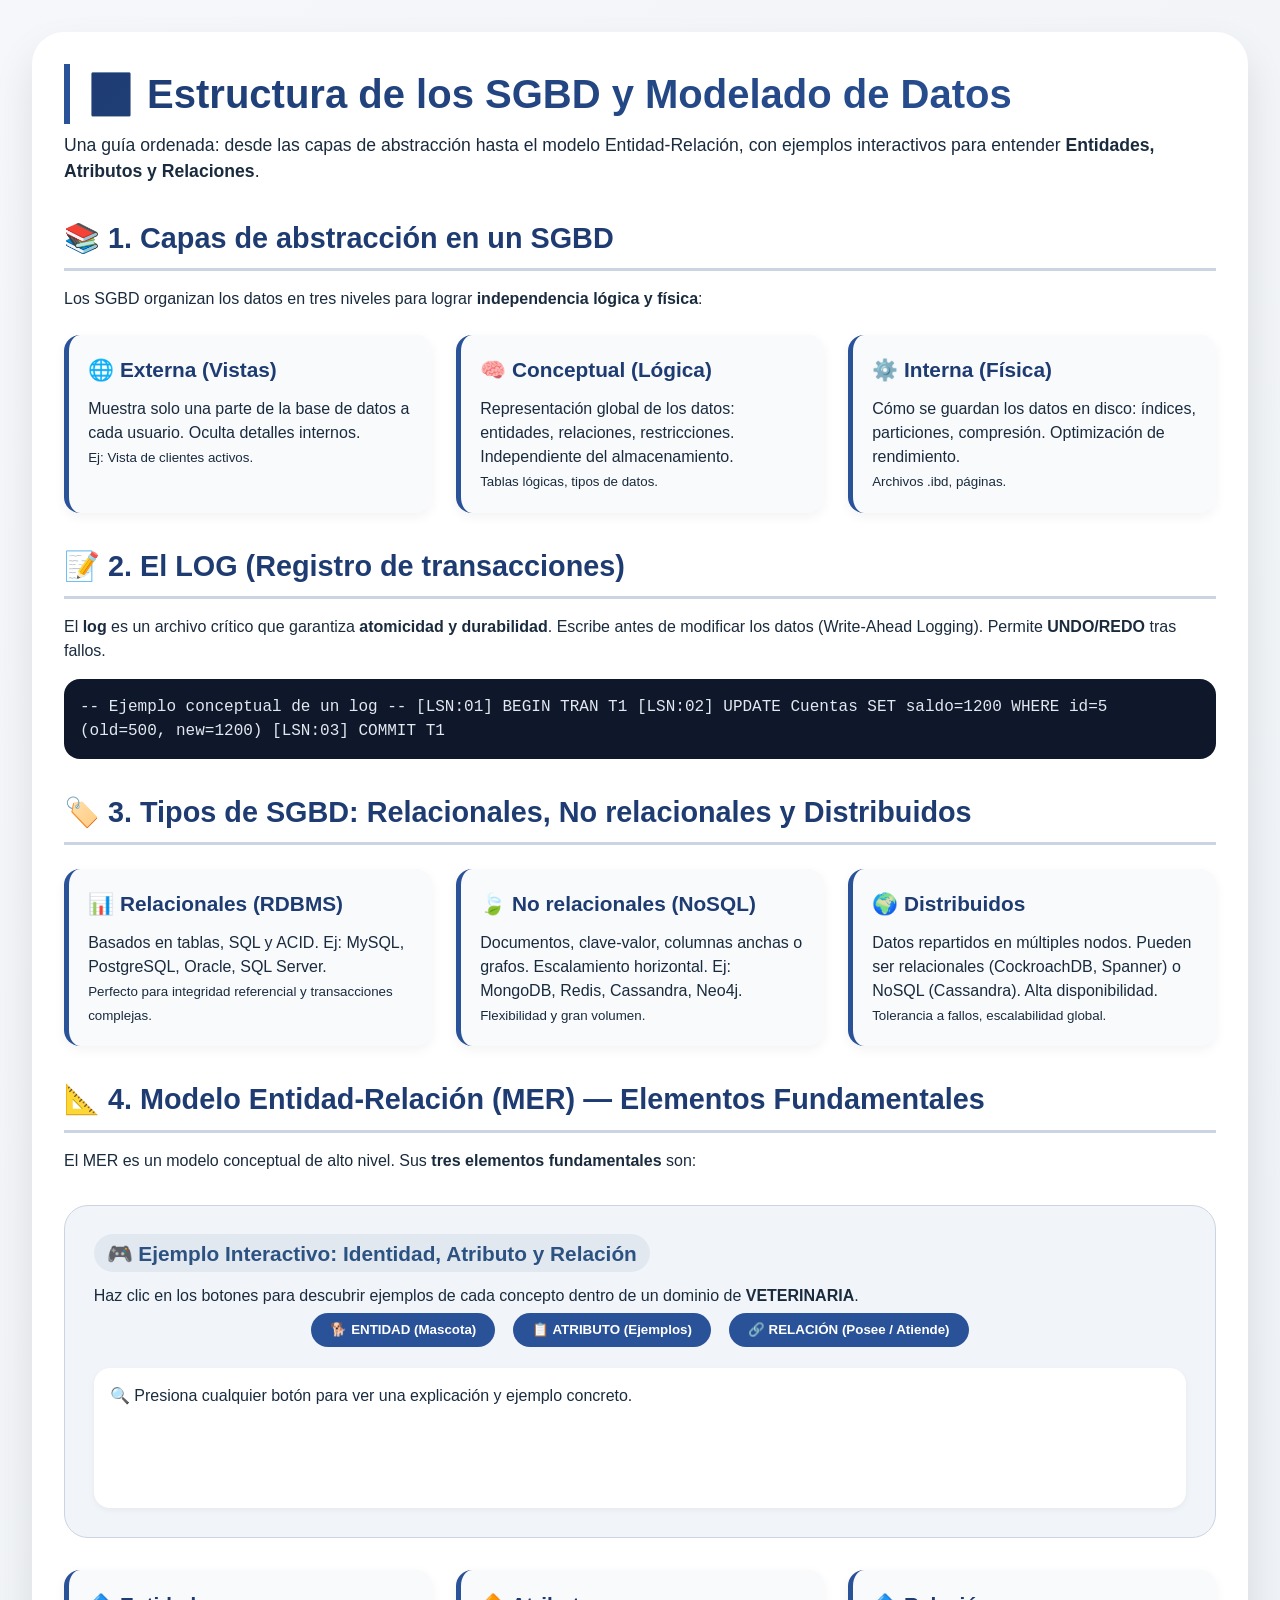
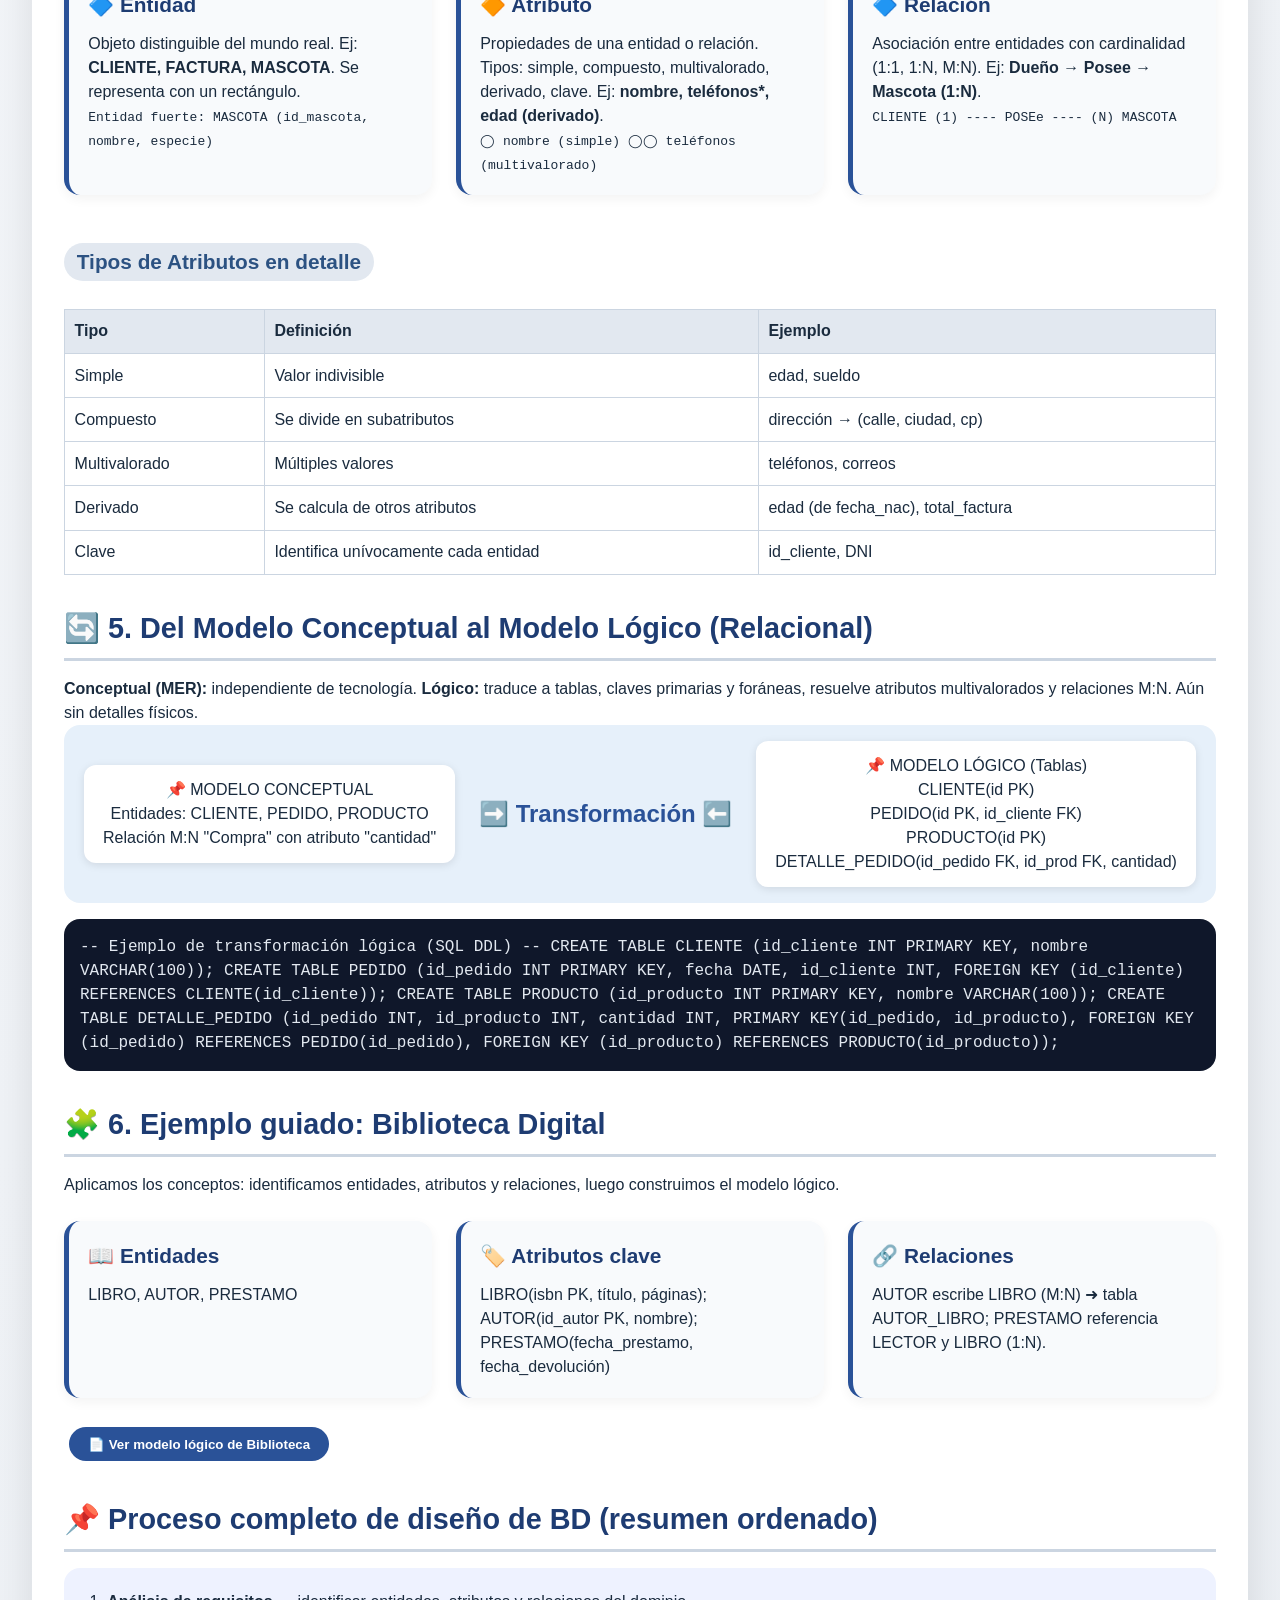
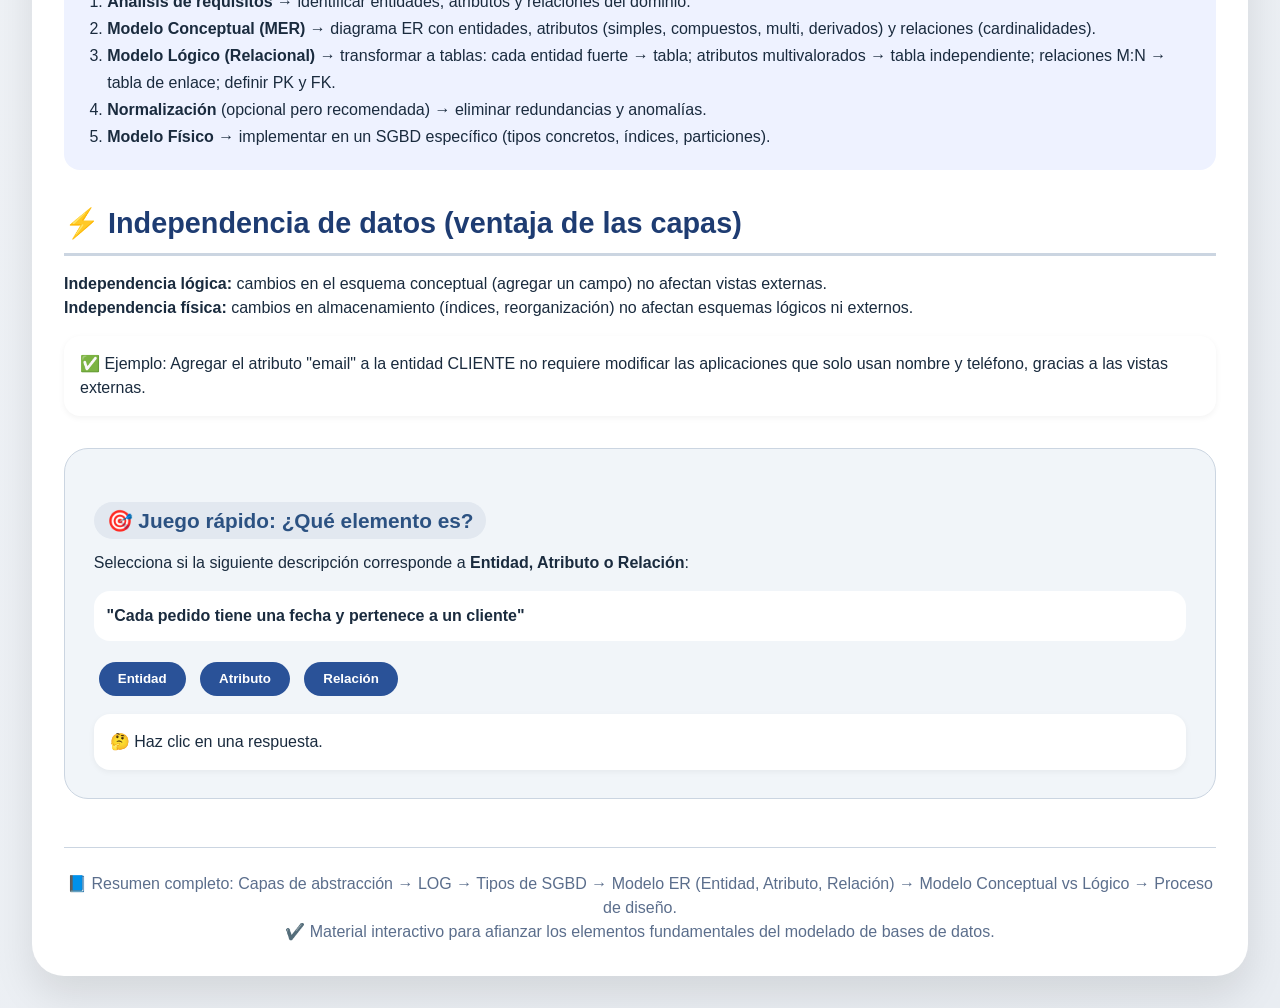
<file: pages/campo_laboral.html>
<!DOCTYPE html>
<html lang="es">
<head>
    <meta charset="UTF-8">
    <meta name="viewport" content="width=device-width, initial-scale=1.0">
    <title>Guía completa: Estructura de SGBD y Modelo Entidad-Relación</title>
    <style>
        * {
            margin: 0;
            padding: 0;
            box-sizing: border-box;
        }

        body {
            font-family: 'Segoe UI', Tahoma, Geneva, Verdana, sans-serif;
            background: linear-gradient(135deg, #f5f7fa 0%, #e9edf2 100%);
            color: #1a2b3e;
            line-height: 1.5;
            padding: 2rem;
        }

        .container {
            max-width: 1300px;
            margin: 0 auto;
            background: white;
            border-radius: 2rem;
            box-shadow: 0 20px 40px rgba(0,0,0,0.1);
            overflow: hidden;
            padding: 2rem;
        }

        h1 {
            font-size: 2.5rem;
            background: linear-gradient(135deg, #1e3c72, #2a5298);
            -webkit-background-clip: text;
            background-clip: text;
            color: transparent;
            margin-bottom: 0.5rem;
            border-left: 6px solid #2a5298;
            padding-left: 1rem;
        }

        h2 {
            font-size: 1.8rem;
            margin-top: 2rem;
            margin-bottom: 1rem;
            color: #1e3c72;
            border-bottom: 3px solid #cbd5e1;
            padding-bottom: 0.5rem;
        }

        h3 {
            font-size: 1.3rem;
            margin-top: 1.5rem;
            margin-bottom: 0.75rem;
            color: #2c5282;
            display: inline-block;
            background: #e2e8f0;
            padding: 0.2rem 0.8rem;
            border-radius: 20px;
        }

        .badge {
            background: #2a5298;
            color: white;
            font-size: 0.7rem;
            border-radius: 20px;
            padding: 0.2rem 0.8rem;
            margin-left: 0.5rem;
            vertical-align: middle;
        }

        .grid-cards {
            display: grid;
            grid-template-columns: repeat(auto-fit, minmax(300px, 1fr));
            gap: 1.5rem;
            margin: 1.5rem 0;
        }

        .card {
            background: #f8fafc;
            border-radius: 1rem;
            padding: 1.2rem;
            box-shadow: 0 4px 12px rgba(0,0,0,0.05);
            transition: transform 0.2s, box-shadow 0.2s;
            border-left: 5px solid #2a5298;
        }

        .card:hover {
            transform: translateY(-4px);
            box-shadow: 0 12px 20px rgba(0,0,0,0.1);
        }

        .card h4 {
            font-size: 1.3rem;
            color: #1e3c72;
            margin-bottom: 0.75rem;
        }

        .interactive-area {
            background: #f1f5f9;
            border-radius: 1.5rem;
            padding: 1.8rem;
            margin: 2rem 0;
            border: 1px solid #cbd5e1;
        }

        .example-box {
            background: white;
            border-radius: 1rem;
            padding: 1rem;
            margin-top: 1rem;
            box-shadow: 0 2px 6px rgba(0,0,0,0.05);
        }

        button {
            background: #2a5298;
            color: white;
            border: none;
            padding: 0.6rem 1.2rem;
            border-radius: 2rem;
            font-weight: bold;
            cursor: pointer;
            transition: all 0.2s;
            margin: 0.3rem;
        }

        button:hover {
            background: #1e3c72;
            transform: scale(1.02);
        }

        .code-block {
            background: #0f172a;
            color: #e2e8f0;
            padding: 1rem;
            border-radius: 1rem;
            font-family: 'Courier New', monospace;
            overflow-x: auto;
            margin: 1rem 0;
        }

        table {
            width: 100%;
            border-collapse: collapse;
            margin: 1rem 0;
        }

        th, td {
            border: 1px solid #cbd5e1;
            padding: 0.6rem;
            text-align: left;
            vertical-align: top;
        }

        th {
            background: #e2e8f0;
            font-weight: 600;
        }

        .rel-viz {
            display: flex;
            justify-content: space-around;
            align-items: center;
            flex-wrap: wrap;
            gap: 1rem;
            background: #e6f0fa;
            padding: 1rem;
            border-radius: 1rem;
        }

        .entity-card {
            background: #fff;
            border-radius: 12px;
            padding: 0.8rem 1.2rem;
            box-shadow: 0 2px 8px rgba(0,0,0,0.1);
            text-align: center;
            min-width: 140px;
        }

        .relation-badge {
            font-size: 1.5rem;
            font-weight: bold;
            color: #2a5298;
        }

        footer {
            text-align: center;
            margin-top: 3rem;
            color: #5b6e8c;
            border-top: 1px solid #cbd5e1;
            padding-top: 1.5rem;
        }

        @media (max-width: 700px) {
            body {
                padding: 1rem;
            }
            .container {
                padding: 1rem;
            }
            h1 {
                font-size: 1.8rem;
            }
        }
    </style>
</head>
<body>
<div class="container">
    <h1>🗄️ Estructura de los SGBD y Modelado de Datos</h1>
    <p style="font-size:1.1rem; margin-bottom:1rem;">Una guía ordenada: desde las capas de abstracción hasta el modelo Entidad-Relación, con ejemplos interactivos para entender <strong>Entidades, Atributos y Relaciones</strong>.</p>

    <!-- ================= SECCIÓN 1: CAPAS DE ABSTRACCIÓN ================= -->
    <h2>📚 1. Capas de abstracción en un SGBD</h2>
    <p>Los SGBD organizan los datos en tres niveles para lograr <strong>independencia lógica y física</strong>:</p>
    <div class="grid-cards">
        <div class="card"><h4>🌐 Externa (Vistas)</h4><p>Muestra solo una parte de la base de datos a cada usuario. Oculta detalles internos.</p><small>Ej: Vista de clientes activos.</small></div>
        <div class="card"><h4>🧠 Conceptual (Lógica)</h4><p>Representación global de los datos: entidades, relaciones, restricciones. Independiente del almacenamiento.</p><small>Tablas lógicas, tipos de datos.</small></div>
        <div class="card"><h4>⚙️ Interna (Física)</h4><p>Cómo se guardan los datos en disco: índices, particiones, compresión. Optimización de rendimiento.</p><small>Archivos .ibd, páginas.</small></div>
    </div>

    <!-- ================= SECCIÓN 2: LOG vs TIPOS SGBD ================= -->
    <h2>📝 2. El LOG (Registro de transacciones)</h2>
    <p>El <strong>log</strong> es un archivo crítico que garantiza <strong>atomicidad y durabilidad</strong>. Escribe antes de modificar los datos (Write-Ahead Logging). Permite <strong>UNDO/REDO</strong> tras fallos.</p>
    <div class="code-block">
        -- Ejemplo conceptual de un log --
        [LSN:01] BEGIN TRAN T1
        [LSN:02] UPDATE Cuentas SET saldo=1200 WHERE id=5 (old=500, new=1200)
        [LSN:03] COMMIT T1
    </div>

    <h2>🏷️ 3. Tipos de SGBD: Relacionales, No relacionales y Distribuidos</h2>
    <div class="grid-cards">
        <div class="card"><h4>📊 Relacionales (RDBMS)</h4><p>Basados en tablas, SQL y ACID. Ej: MySQL, PostgreSQL, Oracle, SQL Server.</p><small>Perfecto para integridad referencial y transacciones complejas.</small></div>
        <div class="card"><h4>🍃 No relacionales (NoSQL)</h4><p>Documentos, clave-valor, columnas anchas o grafos. Escalamiento horizontal. Ej: MongoDB, Redis, Cassandra, Neo4j.</p><small>Flexibilidad y gran volumen.</small></div>
        <div class="card"><h4>🌍 Distribuidos</h4><p>Datos repartidos en múltiples nodos. Pueden ser relacionales (CockroachDB, Spanner) o NoSQL (Cassandra). Alta disponibilidad.</p><small>Tolerancia a fallos, escalabilidad global.</small></div>
    </div>

    <!-- ================= MODELO ENTIDAD-RELACIÓN ================= -->
    <h2>📐 4. Modelo Entidad-Relación (MER) — Elementos Fundamentales</h2>
    <p>El MER es un modelo conceptual de alto nivel. Sus <strong>tres elementos fundamentales</strong> son:</p>

    <!-- Interactivo: Entidad, Atributo y Relación -->
    <div class="interactive-area">
        <h3 style="margin-top:0;">🎮 Ejemplo Interactivo: Identidad, Atributo y Relación</h3>
        <p>Haz clic en los botones para descubrir ejemplos de cada concepto dentro de un dominio de <strong>VETERINARIA</strong>.</p>
        <div style="display: flex; flex-wrap: wrap; gap: 0.5rem; justify-content: center;">
            <button id="btnEntidad">🐕 ENTIDAD (Mascota)</button>
            <button id="btnAtributo">📋 ATRIBUTO (Ejemplos)</button>
            <button id="btnRelacion">🔗 RELACIÓN (Posee / Atiende)</button>
        </div>
        <div id="demoResult" class="example-box" style="min-height: 140px; font-size: 1rem;">
            🔍 Presiona cualquier botón para ver una explicación y ejemplo concreto.
        </div>
    </div>

    <!-- Explicación fija de los componentes -->
    <div class="grid-cards">
        <div class="card"><h4>🔷 Entidad</h4><p>Objeto distinguible del mundo real. Ej: <strong>CLIENTE, FACTURA, MASCOTA</strong>. Se representa con un rectángulo.</p><code>Entidad fuerte: MASCOTA (id_mascota, nombre, especie)</code></div>
        <div class="card"><h4>🔶 Atributo</h4><p>Propiedades de una entidad o relación. Tipos: simple, compuesto, multivalorado, derivado, clave. Ej: <strong>nombre, teléfonos*, edad (derivado)</strong>.</p><code>◯ nombre (simple)  ◯◯ teléfonos (multivalorado)</code></div>
        <div class="card"><h4>🔷 Relación</h4><p>Asociación entre entidades con cardinalidad (1:1, 1:N, M:N). Ej: <strong>Dueño → Posee → Mascota (1:N)</strong>.</p><code>CLIENTE (1) ---- POSEe ---- (N) MASCOTA</code></div>
    </div>

    <!-- Tabla de atributos detallada -->
    <h3>Tipos de Atributos en detalle</h3>
    <table>
        <thead><tr><th>Tipo</th><th>Definición</th><th>Ejemplo</th></tr></thead>
        <tbody>
            <tr><td>Simple</td><td>Valor indivisible</td><td>edad, sueldo</td></tr>
            <tr><td>Compuesto</td><td>Se divide en subatributos</td><td>dirección → (calle, ciudad, cp)</td></tr>
            <tr><td>Multivalorado</td><td>Múltiples valores</td><td>teléfonos, correos</td></tr>
            <tr><td>Derivado</td><td>Se calcula de otros atributos</td><td>edad (de fecha_nac), total_factura</td></tr>
            <tr><td>Clave</td><td>Identifica unívocamente cada entidad</td><td>id_cliente, DNI</td></tr>
        </tbody>
    </table>

    <!-- ================= MODELO CONCEPTUAL vs LÓGICO ================= -->
    <h2>🔄 5. Del Modelo Conceptual al Modelo Lógico (Relacional)</h2>
    <p><strong>Conceptual (MER):</strong> independiente de tecnología. <strong>Lógico:</strong> traduce a tablas, claves primarias y foráneas, resuelve atributos multivalorados y relaciones M:N. Aún sin detalles físicos.</p>
    
    <div class="rel-viz">
        <div class="entity-card">📌 MODELO CONCEPTUAL<br> Entidades: CLIENTE, PEDIDO, PRODUCTO<br> Relación M:N "Compra" con atributo "cantidad"</div>
        <span class="relation-badge">➡️ Transformación ⬅️</span>
        <div class="entity-card">📌 MODELO LÓGICO (Tablas)<br> CLIENTE(id PK)<br> PEDIDO(id PK, id_cliente FK)<br> PRODUCTO(id PK)<br> DETALLE_PEDIDO(id_pedido FK, id_prod FK, cantidad)</div>
    </div>

    <div class="code-block">
        -- Ejemplo de transformación lógica (SQL DDL) --
        CREATE TABLE CLIENTE (id_cliente INT PRIMARY KEY, nombre VARCHAR(100));
        CREATE TABLE PEDIDO (id_pedido INT PRIMARY KEY, fecha DATE, id_cliente INT, FOREIGN KEY (id_cliente) REFERENCES CLIENTE(id_cliente));
        CREATE TABLE PRODUCTO (id_producto INT PRIMARY KEY, nombre VARCHAR(100));
        CREATE TABLE DETALLE_PEDIDO (id_pedido INT, id_producto INT, cantidad INT, PRIMARY KEY(id_pedido, id_producto),
        FOREIGN KEY (id_pedido) REFERENCES PEDIDO(id_pedido), FOREIGN KEY (id_producto) REFERENCES PRODUCTO(id_producto));
    </div>

    <!-- ================= EJEMPLO INTEGRADO PASO A PASO ================= -->
    <h2>🧩 6. Ejemplo guiado: Biblioteca Digital</h2>
    <p>Aplicamos los conceptos: identificamos entidades, atributos y relaciones, luego construimos el modelo lógico.</p>
    <div class="grid-cards">
        <div class="card"><h4>📖 Entidades</h4> LIBRO, AUTOR, PRESTAMO</div>
        <div class="card"><h4>🏷️ Atributos clave</h4> LIBRO(isbn PK, título, páginas); AUTOR(id_autor PK, nombre); PRESTAMO(fecha_prestamo, fecha_devolución)</div>
        <div class="card"><h4>🔗 Relaciones</h4> AUTOR escribe LIBRO (M:N) ➜ tabla AUTOR_LIBRO; PRESTAMO referencia LECTOR y LIBRO (1:N).</div>
    </div>
    <button id="showLogicalBtn">📄 Ver modelo lógico de Biblioteca</button>
    <div id="logicalOutput" class="code-block" style="display:none;">
        -- Tablas resultantes (Modelo Lógico) --
        CREATE TABLE LIBRO (isbn VARCHAR(13) PRIMARY KEY, titulo VARCHAR(200), paginas INT);
        CREATE TABLE AUTOR (id_autor INT PRIMARY KEY, nombre VARCHAR(100));
        CREATE TABLE AUTOR_LIBRO (id_autor INT, isbn VARCHAR(13), PRIMARY KEY(id_autor, isbn),
            FOREIGN KEY (id_autor) REFERENCES AUTOR(id_autor), FOREIGN KEY (isbn) REFERENCES LIBRO(isbn));
        CREATE TABLE LECTOR (id_lector INT PRIMARY KEY, nombre VARCHAR(100));
        CREATE TABLE PRESTAMO (id_prestamo INT PRIMARY KEY, fecha DATE, id_lector INT, isbn VARCHAR(13),
            FOREIGN KEY (id_lector) REFERENCES LECTOR(id_lector), FOREIGN KEY (isbn) REFERENCES LIBRO(isbn));
    </div>

    <!-- ================= RESUMEN ESTRUCTURADO DEL PROCESO ================= -->
    <h2>📌 Proceso completo de diseño de BD (resumen ordenado)</h2>
    <div style="background: #eef2ff; border-radius: 1rem; padding: 1.2rem;">
        <ol style="margin-left: 1.5rem; line-height: 1.7;">
            <li><strong>Análisis de requisitos</strong> → identificar entidades, atributos y relaciones del dominio.</li>
            <li><strong>Modelo Conceptual (MER)</strong> → diagrama ER con entidades, atributos (simples, compuestos, multi, derivados) y relaciones (cardinalidades).</li>
            <li><strong>Modelo Lógico (Relacional)</strong> → transformar a tablas: cada entidad fuerte → tabla; atributos multivalorados → tabla independiente; relaciones M:N → tabla de enlace; definir PK y FK.</li>
            <li><strong>Normalización</strong> (opcional pero recomendada) → eliminar redundancias y anomalías.</li>
            <li><strong>Modelo Físico</strong> → implementar en un SGBD específico (tipos concretos, índices, particiones).</li>
        </ol>
    </div>

    <!-- ================= SECCIÓN DE INDEPENDENCIA DE DATOS ================= -->
    <h2>⚡ Independencia de datos (ventaja de las capas)</h2>
    <p><strong>Independencia lógica:</strong> cambios en el esquema conceptual (agregar un campo) no afectan vistas externas.<br>
    <strong>Independencia física:</strong> cambios en almacenamiento (índices, reorganización) no afectan esquemas lógicos ni externos.</p>
    <div class="example-box">
        ✅ Ejemplo: Agregar el atributo "email" a la entidad CLIENTE no requiere modificar las aplicaciones que solo usan nombre y teléfono, gracias a las vistas externas.
    </div>

    <!-- ================= MÁS INTERACTIVIDAD: PRACTICA RELACIÓN ================= -->
    <div class="interactive-area">
        <h3>🎯 Juego rápido: ¿Qué elemento es?</h3>
        <p>Selecciona si la siguiente descripción corresponde a <strong>Entidad, Atributo o Relación</strong>:</p>
        <div id="quizStatement" style="font-weight: bold; background: white; padding: 0.8rem; border-radius: 1rem; margin: 1rem 0;">
            "Cada pedido tiene una fecha y pertenece a un cliente"
        </div>
        <div>
            <button id="ansEntidad">Entidad</button>
            <button id="ansAtributo">Atributo</button>
            <button id="ansRelacion">Relación</button>
        </div>
        <div id="quizFeedback" class="example-box" style="margin-top: 0.8rem;">🤔 Haz clic en una respuesta.</div>
    </div>

    <footer>
        <p>📘 Resumen completo: Capas de abstracción → LOG → Tipos de SGBD → Modelo ER (Entidad, Atributo, Relación) → Modelo Conceptual vs Lógico → Proceso de diseño.</p>
        <p>✔️ Material interactivo para afianzar los elementos fundamentales del modelado de bases de datos.</p>
    </footer>
</div>

<script>
    // DEMO INTERACTIVA: ENTIDAD, ATRIBUTO, RELACIÓN (VETERINARIA)
    const demoDiv = document.getElementById('demoResult');
    document.getElementById('btnEntidad').addEventListener('click', () => {
        demoDiv.innerHTML = `<strong>🐕 ENTIDAD (Mascota)</strong><br>Una entidad es un objeto distinguible: "MASCOTA". En veterinaria, cada mascota tiene existencia propia. 
        <br><br><strong>Ejemplo:</strong> Entidad <code>MASCOTA</code> con instancias: "Luna", "Max", "Bella". Se representa con rectángulo. Atributos: id_mascota (clave), nombre, especie, edad.`;
    });
    document.getElementById('btnAtributo').addEventListener('click', () => {
        demoDiv.innerHTML = `<strong>📋 ATRIBUTO (Propiedades de la entidad)</strong><br>Los atributos describen a la entidad. Tipos: 
        <ul><li><strong>Simple:</strong> nombre = 'Firulais'</li><li><strong>Compuesto:</strong> dirección (calle, ciudad)</li>
        <li><strong>Multivalorado:</strong> teléfonos de contacto del dueño 📞📞</li><li><strong>Derivado:</strong> edad (calculado desde fecha_nacimiento)</li>
        <li><strong>Clave:</strong> id_mascota (único)</li></ul>Ejemplo: atributo "vacunas" (multivalorado) podría almacenar varias vacunas.`;
    });
    document.getElementById('btnRelacion').addEventListener('click', () => {
        demoDiv.innerHTML = `<strong>🔗 RELACIÓN (Asociación entre entidades)</strong><br>Relación "POSEER" entre CLIENTE y MASCOTA. Cardinalidad 1:N (un cliente posee muchas mascotas). 
        <br><br><strong>Ejemplo adicional:</strong> Relación "ATIENDE" entre VETERINARIO y MASCOTA (M:N). Un veterinario atiende muchas mascotas y una mascota puede ser atendida por varios veterinarios a lo largo del tiempo. 
        <br>📌 Se representa con rombo y se definen cardinalidades.`;
    });

    // Mostrar modelo lógico biblioteca
    const showBtn = document.getElementById('showLogicalBtn');
    const logicalDiv = document.getElementById('logicalOutput');
    showBtn.addEventListener('click', () => {
        if (logicalDiv.style.display === 'none') {
            logicalDiv.style.display = 'block';
            showBtn.textContent = '📄 Ocultar modelo lógico';
        } else {
            logicalDiv.style.display = 'none';
            showBtn.textContent = '📄 Ver modelo lógico de Biblioteca';
        }
    });

    // QUIZ: identificar elemento (Entidad, Atributo, Relación)
    const quizStatement = document.getElementById('quizStatement');
    const feedback = document.getElementById('quizFeedback');
    
    function checkAnswer(selected) {
        // La frase: "Cada pedido tiene una fecha y pertenece a un cliente"
        // Contiene "pedido" (entidad), "fecha" (atributo de pedido), "pertenece a un cliente" (relación entre pedido y cliente)
        // La pregunta pide "¿Qué elemento es?" pero la frase mezcla varios. Para enseñar, hacemos que sea 'Relación' porque el núcleo es la pertenencia.
        // Sin embargo, para evitar confusión, explicamos que el concepto principal es la RELACIÓN "pertenece".
        // Pero daremos la respuesta correcta como "Relación", pero también mostramos un análisis.
        if (selected === 'relacion') {
            feedback.innerHTML = '✅ ¡Correcto! La frase describe la <strong>RELACIÓN</strong> "pertenece" entre las entidades PEDIDO y CLIENTE. Además menciona el atributo "fecha", pero la esencia de la oración es el vínculo entre entidades.';
        } else if (selected === 'entidad') {
            feedback.innerHTML = '⚠️ No exactamente. "Pedido" y "Cliente" son entidades, pero la oración resalta la asociación entre ellas (pertenece). El elemento principal es la <strong>Relación</strong>. Inténtalo de nuevo.';
        } else if (selected === 'atributo') {
            feedback.innerHTML = '⚠️ "Fecha" es un atributo, pero la oración completa habla de la pertenencia de un pedido a un cliente. El foco es la <strong>Relación</strong>. Vuelve a intentarlo.';
        }
    }
    document.getElementById('ansEntidad').addEventListener('click', () => checkAnswer('entidad'));
    document.getElementById('ansAtributo').addEventListener('click', () => checkAnswer('atributo'));
    document.getElementById('ansRelacion').addEventListener('click', () => checkAnswer('relacion'));

    // Efecto adicional: hover a los botones, mostrando buena experiencia
    const buttons = document.querySelectorAll('button');
    buttons.forEach(btn => {
        btn.addEventListener('mouseenter', () => btn.style.opacity = '0.9');
        btn.addEventListener('mouseleave', () => btn.style.opacity = '1');
    });
</script>
</body>
</html>
</file>
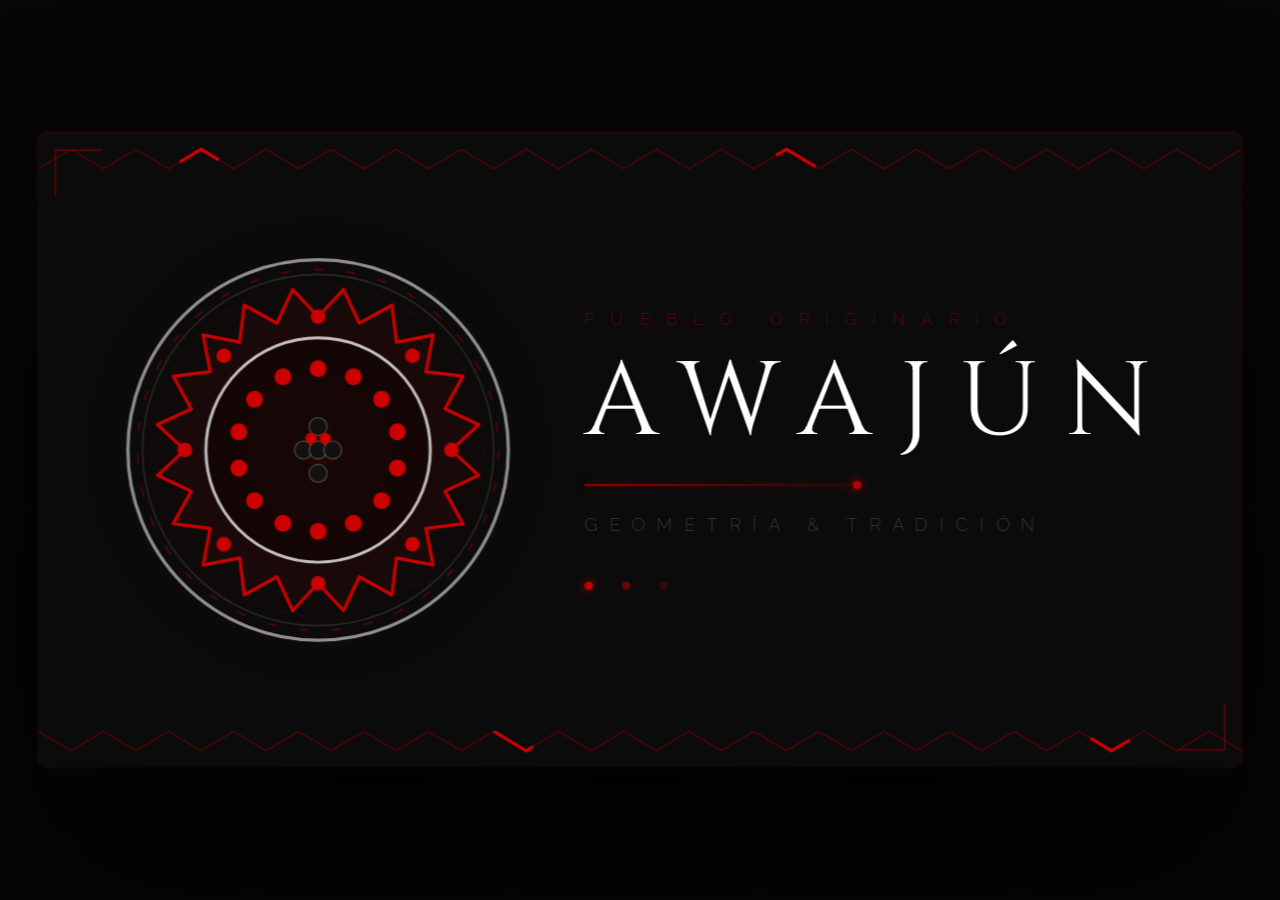
<file: assets/disenos/awajun-ui.html>
<!DOCTYPE html>
<html lang="es">
<head>
<meta charset="utf-8">
<meta name="viewport" content="width=device-width, initial-scale=1">
<title>AWAJÚN — Geometría & Tradición</title>
<link rel="preconnect" href="https://fonts.googleapis.com">
<link href="https://fonts.googleapis.com/css2?family=Cinzel:wght@300;400;600&family=Raleway:wght@200;400&display=swap" rel="stylesheet">
<style>
:root {
  --red:      #c00000;
  --red-dim:  rgba(180,0,0,0.45);
  --red-glow: rgba(220,0,0,0.25);
  --white:    #ffffff;
  --bg:       #060606;
  --card-bg:  #0b0b0b;
}

* { margin:0; padding:0; box-sizing:border-box; }

body {
  background: var(--bg);
  min-height: 100vh;
  display: flex;
  justify-content: center;
  align-items: center;
  font-family: 'Cinzel', 'Georgia', serif;
  overflow: hidden;
  perspective: 1600px;
}

/* ─── CARD ──────────────────────────────────────── */
.card {
  width: 740px;
  height: 390px;
  background: var(--card-bg);
  border-radius: 6px;
  display: flex;
  flex-direction: column;
  position: relative;
  transform-style: preserve-3d;
  transition: transform 0.09s ease-out;
  box-shadow:
    0 60px 120px rgba(0,0,0,0.9),
    0 0 0 1px rgba(180,0,0,0.18),
    inset 0 1px 0 rgba(255,255,255,0.03);
}

/* corner accents */
.card::before, .card::after {
  content:'';
  position:absolute;
  width:28px; height:28px;
  border-color: var(--red-dim);
  border-style: solid;
  z-index: 10;
}
.card::before { top:10px; left:10px;  border-width:1px 0 0 1px; }
.card::after  { bottom:10px; right:10px; border-width:0 1px 1px 0; }

/* ─── ZIGZAG BORDERS ────────────────────────────── */
.zz { width:100%; height:32px; display:block; overflow:visible; }

/* ─── BODY ───────────────────────────────────────── */
.body {
  flex: 1;
  display: flex;
  align-items: center;
  padding: 0 52px;
  gap: 44px;
}

/* ─── GEOMETRY ───────────────────────────────────── */
.geo-wrap {
  flex: 0 0 240px;
  height: 240px;
  position: relative;
}
.geo-wrap svg {
  width: 100%;
  height: 100%;
  overflow: visible;
  filter: drop-shadow(0 0 18px rgba(180,0,0,0.18));
}

/* ─── TEXT ───────────────────────────────────────── */
.text-col {
  flex: 1;
  display: flex;
  flex-direction: column;
  gap: 0;
}

.eyebrow {
  font-family: 'Raleway', sans-serif;
  font-weight: 200;
  font-size: 0.6rem;
  letter-spacing: 10px;
  color: rgba(180,0,0,0.7);
  text-transform: uppercase;
  margin-bottom: 14px;
}

.title {
  font-family: 'Cinzel', Georgia, serif;
  font-weight: 300;
  font-size: 4rem;
  letter-spacing: 16px;
  color: var(--white);
  line-height: 1;
  text-shadow: 0 0 60px rgba(255,255,255,0.07);
}

.divider {
  width: 170px;
  height: 1px;
  background: linear-gradient(90deg, var(--red) 0%, rgba(180,0,0,0.15) 100%);
  box-shadow: 0 0 6px rgba(200,0,0,0.5);
  margin: 18px 0;
  position: relative;
}
.divider::after {
  content:'';
  position:absolute;
  right:0; top:-2px;
  width:5px; height:5px;
  background:var(--red);
  border-radius:50%;
  box-shadow:0 0 6px var(--red);
}

.tagline {
  font-family: 'Raleway', sans-serif;
  font-weight: 200;
  font-size: 0.68rem;
  letter-spacing: 7px;
  color: rgba(255,255,255,0.25);
  text-transform: uppercase;
}

.sub-line {
  margin-top: 28px;
  display: flex;
  gap: 18px;
  align-items: center;
}
.dot-indicator {
  width: 5px; height: 5px;
  border-radius: 50%;
  background: var(--red);
  box-shadow: 0 0 5px var(--red);
  animation: dot-pulse 2.8s ease-in-out infinite;
}
.dot-indicator:nth-child(2) { animation-delay: 0.5s; background: rgba(200,0,0,0.5); box-shadow: none; }
.dot-indicator:nth-child(3) { animation-delay: 1s;   background: rgba(200,0,0,0.25); box-shadow: none; }

@keyframes dot-pulse {
  0%,100% { transform: scale(1); opacity:1; }
  50%      { transform: scale(1.5); opacity:0.7; }
}

/* ─── SVG ANIMATIONS ─────────────────────────────── */
@keyframes spin-cw  { to { transform: rotate(360deg); } }
@keyframes spin-ccw { to { transform: rotate(-360deg); } }
@keyframes core-beat {
  0%,100% { transform:scale(1);   filter:drop-shadow(0 0 4px #cc0000); }
  40%     { transform:scale(1.12); filter:drop-shadow(0 0 14px #ff2200) brightness(1.3); }
}
@keyframes crown-flash {
  0%,100% { opacity:0.6; }
  40%     { opacity:1; filter:drop-shadow(0 0 6px #ff0000); }
}

.g-spin-cw  { transform-origin:110px 110px; animation:spin-cw  28s linear infinite; }
.g-spin-ccw { transform-origin:110px 110px; animation:spin-ccw 18s linear infinite; }
.g-core     { transform-origin:110px 110px; animation:core-beat 2.8s ease-in-out infinite; }
.g-crown    { animation:crown-flash 2.8s ease-in-out infinite; }
</style>
</head>
<body>

<div class="card" id="card">

  <!-- TOP ZIGZAG -->
  <svg class="zz" viewBox="0 0 740 32" preserveAspectRatio="none">
    <polyline id="zz-top"
      fill="none" stroke="rgba(160,0,0,0.4)" stroke-width="1"
      points="0,22 20,10 40,22 60,10 80,22 100,10 120,22 140,10 160,22 180,10
              200,22 220,10 240,22 260,10 280,22 300,10 320,22 340,10 360,22 380,10
              400,22 420,10 440,22 460,10 480,22 500,10 520,22 540,10 560,22 580,10
              600,22 620,10 640,22 660,10 680,22 700,10 720,22 740,10"/>
    <polyline id="zz-top-glow"
      fill="none" stroke="#cc0000" stroke-width="2"
      stroke-dasharray="28 400" stroke-dashoffset="0"
      points="0,22 20,10 40,22 60,10 80,22 100,10 120,22 140,10 160,22 180,10
              200,22 220,10 240,22 260,10 280,22 300,10 320,22 340,10 360,22 380,10
              400,22 420,10 440,22 460,10 480,22 500,10 520,22 540,10 560,22 580,10
              600,22 620,10 640,22 660,10 680,22 700,10 720,22 740,10">
      <animate attributeName="stroke-dashoffset" from="0" to="-428" dur="5s" repeatCount="indefinite"/>
    </polyline>
  </svg>

  <!-- BODY -->
  <div class="body">

    <!-- GEOMETRY SVG -->
    <div class="geo-wrap">
      <svg viewBox="-10 -10 240 240" id="geo-svg">

        <!-- NEW: Outermost bold ring -->
        <circle cx="110" cy="110" r="117"
          fill="none" stroke="rgba(255,255,255,0.55)" stroke-width="2"/>

        <!-- NEW: Outer rotating dashed accent ring (CW fast) -->
        <g style="transform-origin:110px 110px; animation:spin-cw 12s linear infinite;">
          <circle cx="110" cy="110" r="111"
            fill="none" stroke="rgba(200,0,0,0.35)" stroke-width="1.2"
            stroke-dasharray="6 14"/>
        </g>

        <!-- Outer hairline ring -->
        <circle cx="110" cy="110" r="108"
          fill="none" stroke="rgba(255,255,255,0.12)" stroke-width="1"/>

        <!-- Rotating dashed ring (slow CW) -->
        <g class="g-spin-cw">
          <circle cx="110" cy="110" r="102"
            fill="none" stroke="rgba(180,0,0,0.15)" stroke-width="1"
            stroke-dasharray="3 9"/>
        </g>

        <!-- CROWN (sawtooth) — filled by JS -->
        <path id="crown-path" class="g-crown"
          fill="rgba(180,0,0,0.06)"
          stroke="#cc0000" stroke-width="2"
          stroke-linejoin="round" stroke-linecap="round"/>

        <!-- Inner bold ring -->
        <circle cx="110" cy="110" r="69"
          fill="rgba(0,0,0,0.3)"
          stroke="rgba(255,255,255,0.75)" stroke-width="1.8"/>

        <!-- Rotating dot ring (CCW) -->
        <g id="dot-ring" class="g-spin-ccw"></g>

        <!-- Scattered interior red dots -->
        <g id="interior-dots"></g>

        <!-- Core (pulsing glow only, no dot — cluster drawn separately) -->
        <g class="g-core" id="core-group">
          <circle cx="110" cy="110" r="10"
            fill="rgba(180,0,0,0.08)"
            stroke="none"/>
        </g>

        <!-- Center black cluster (static — outside pulse group) -->
        <g id="center-cluster"></g>
      </svg>
    </div>

    <!-- TEXT -->
    <div class="text-col">
      <p class="eyebrow">Pueblo Originario</p>
      <h1 class="title">AWAJÚN</h1>
      <div class="divider"></div>
      <p class="tagline">Geometría &amp; Tradición</p>
      <div class="sub-line">
        <div class="dot-indicator"></div>
        <div class="dot-indicator"></div>
        <div class="dot-indicator"></div>
      </div>
    </div>

  </div>

  <!-- BOTTOM ZIGZAG -->
  <svg class="zz" viewBox="0 0 740 32" preserveAspectRatio="none">
    <polyline
      fill="none" stroke="rgba(160,0,0,0.4)" stroke-width="1"
      points="0,10 20,22 40,10 60,22 80,10 100,22 120,10 140,22 160,10 180,22
              200,10 220,22 240,10 260,22 280,10 300,22 320,10 340,22 360,10 380,22
              400,10 420,22 440,10 460,22 480,10 500,22 520,10 540,22 560,10 580,22
              600,10 620,22 640,10 660,22 680,10 700,22 720,10 740,22"/>
    <polyline
      fill="none" stroke="#cc0000" stroke-width="2"
      stroke-dasharray="28 400" stroke-dashoffset="0"
      points="0,10 20,22 40,10 60,22 80,10 100,22 120,10 140,22 160,10 180,22
              200,10 220,22 240,10 260,22 280,10 300,22 320,10 340,22 360,10 380,22
              400,10 420,22 440,10 460,22 480,10 500,22 520,10 540,22 560,10 580,22
              600,10 620,22 640,10 660,22 680,10 700,22 720,10 740,22">
      <animate attributeName="stroke-dashoffset" from="0" to="428" dur="5s" repeatCount="indefinite"/>
    </polyline>
  </svg>

</div>

<script>
/* ── GEOMETRY GENERATION ────────────────────────── */
const CX = 110, CY = 110;

/* 1) CROWN — sawtooth between two radii */
(function buildCrown() {
  const N = 20;
  const R_valley = 82;  // base of each tooth
  const R_tip    = 100; // peak of each tooth
  const pts = [];
  for (let i = 0; i < N; i++) {
    const aV1 = (i       / N) * 2*Math.PI - Math.PI/2;
    const aTip = ((i+0.5) / N) * 2*Math.PI - Math.PI/2;
    const aV2  = ((i+1)   / N) * 2*Math.PI - Math.PI/2;
    const vx1 = CX + R_valley * Math.cos(aV1), vy1 = CY + R_valley * Math.sin(aV1);
    const tx  = CX + R_tip    * Math.cos(aTip), ty  = CY + R_tip    * Math.sin(aTip);
    const vx2 = CX + R_valley * Math.cos(aV2), vy2 = CY + R_valley * Math.sin(aV2);
    if (i === 0) pts.push(`M${vx1.toFixed(2)},${vy1.toFixed(2)}`);
    else         pts.push(`L${vx1.toFixed(2)},${vy1.toFixed(2)}`);
    pts.push(`L${tx.toFixed(2)},${ty.toFixed(2)}`);
    pts.push(`L${vx2.toFixed(2)},${vy2.toFixed(2)}`);
  }
  pts.push('Z');
  document.getElementById('crown-path').setAttribute('d', pts.join(' '));
})();

/* 2) ROTATING DOT RING — 8 red dots evenly spaced */
(function buildDotRing() {
  const N = 8, R = 82, r = 4.5;
  const ns = 'http://www.w3.org/2000/svg';
  const g = document.getElementById('dot-ring');
  for (let i = 0; i < N; i++) {
    const a = (i/N)*2*Math.PI - Math.PI/2;
    const c = document.createElementNS(ns,'circle');
    c.setAttribute('cx', (CX + R*Math.cos(a)).toFixed(2));
    c.setAttribute('cy', (CY + R*Math.sin(a)).toFixed(2));
    c.setAttribute('r', r);
    c.setAttribute('fill','#cc0000');
    g.appendChild(c);
  }
})();

/* 3) INTERIOR RED DOTS — single wide ring of 14 dots matching reference */
(function buildInteriorDots() {
  const ns = 'http://www.w3.org/2000/svg';
  const g = document.getElementById('interior-dots');
  // 14 dots placed at specific angles to replicate reference image layout
  const N = 14, R = 50, r = 5.2;
  for (let i = 0; i < N; i++) {
    const a = (i / N) * 2 * Math.PI - Math.PI / 2;
    const c = document.createElementNS(ns, 'circle');
    c.setAttribute('cx', (CX + R * Math.cos(a)).toFixed(2));
    c.setAttribute('cy', (CY + R * Math.sin(a)).toFixed(2));
    c.setAttribute('r', r);
    c.setAttribute('fill', '#cc0000');
    g.appendChild(c);
  }
})();

/* 4) CENTER BLACK CLUSTER — matches reference: cross of 5 black + 2 small red */
(function buildCluster() {
  const ns = 'http://www.w3.org/2000/svg';
  const g = document.getElementById('center-cluster');
  const S = 9; // step between dots
  // black dots: top, left, center, right, bottom — cross shape
  const blackDots = [
    { x: CX,     y: CY - S*1.6 },   // top
    { x: CX - S, y: CY         },   // left
    { x: CX,     y: CY         },   // center
    { x: CX + S, y: CY         },   // right
    { x: CX,     y: CY + S*1.6 },   // bottom
  ];
  blackDots.forEach(d => {
    const c = document.createElementNS(ns, 'circle');
    c.setAttribute('cx', d.x); c.setAttribute('cy', d.y); c.setAttribute('r', 5.5);
    c.setAttribute('fill', '#111');
    c.setAttribute('stroke', 'rgba(255,255,255,0.2)'); c.setAttribute('stroke-width', '1');
    g.appendChild(c);
  });
  // 2 small red accent dots between center and right/left
  [{ x: CX - S*0.48, y: CY - S*0.8 },
   { x: CX + S*0.48, y: CY - S*0.8 }].forEach(d => {
    const c = document.createElementNS(ns, 'circle');
    c.setAttribute('cx', d.x); c.setAttribute('cy', d.y); c.setAttribute('r', 3.5);
    c.setAttribute('fill', '#cc0000');
    g.appendChild(c);
  });
})();

/* ── 3D TILT ON MOUSEMOVE ───────────────────────── */
const card = document.getElementById('card');
document.addEventListener('mousemove', e => {
  const rx = (window.innerHeight/2 - e.clientY) / 28;
  const ry = (e.clientX - window.innerWidth/2)  / 28;
  card.style.transform = `perspective(1500px) rotateX(${rx}deg) rotateY(${ry}deg)`;
});
document.addEventListener('mouseleave', () => {
  card.style.transform = 'perspective(1500px) rotateX(0deg) rotateY(0deg)';
});
</script>
<script>
/* ── Awajún self-scaling: adapts to any viewport/iframe size ── */
(function(){
  var SEL = '.card', NAT_W = 740, NAT_H = 390;
  // Fix body to exact viewport so the design doesn't overflow
  document.documentElement.style.height = '100%';
  document.body.style.cssText += ';height:100vh!important;overflow:hidden!important;';

  function _fit(){
    var el = document.querySelector(SEL);
    if(!el) return;
    var s = Math.min(window.innerWidth / NAT_W, window.innerHeight / NAT_H) * 0.94;
    el.style.transform       = 'scale(' + s + ')';
    el.style.transformOrigin = 'center center';
  }
  window.addEventListener('resize', _fit);
  [0, 60, 200, 500].forEach(function(t){ setTimeout(_fit, t); });
})();
</script>
</body>
</html>
</file>
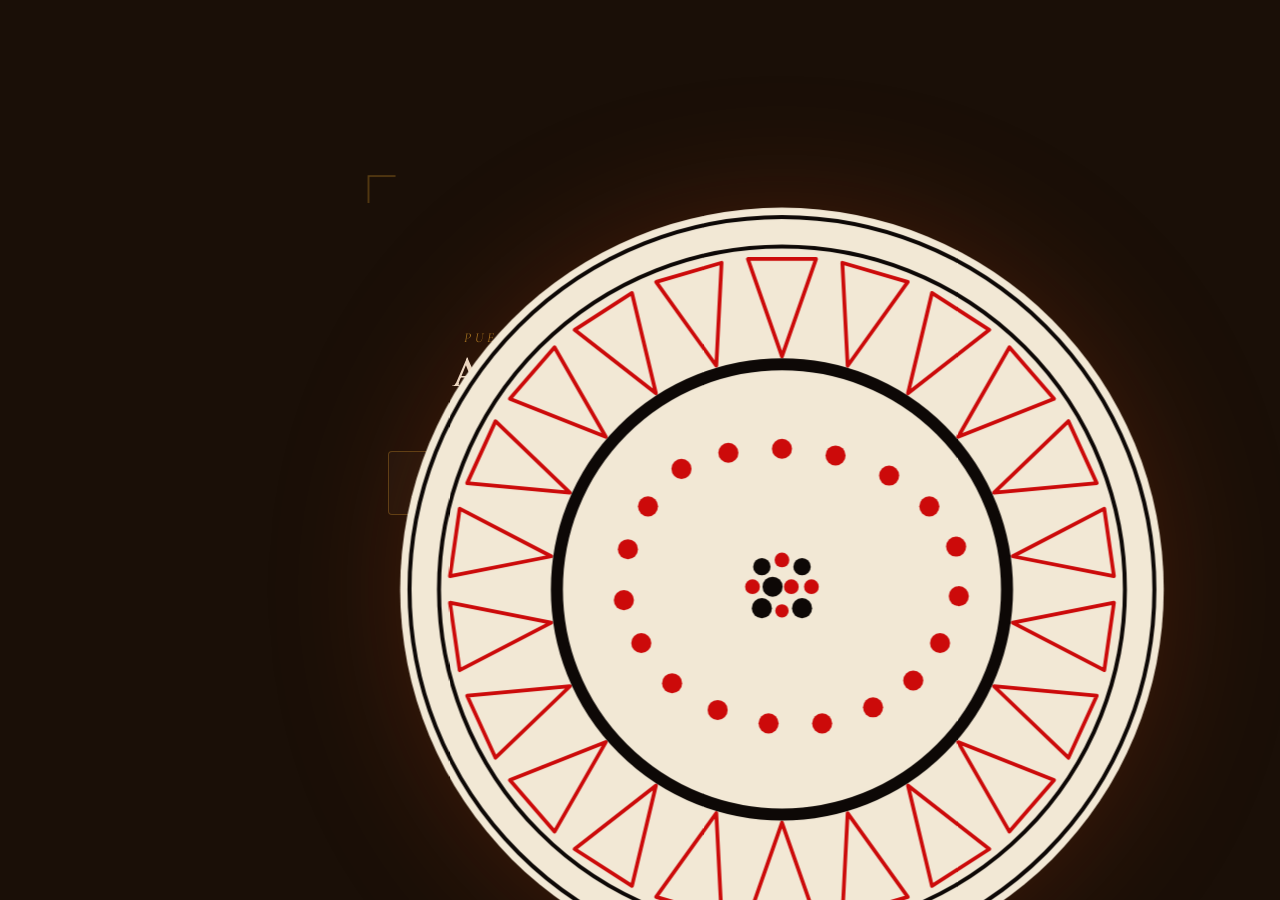
<file: assets/disenos/awajun_ceramica.html>
<!DOCTYPE html>
<html lang="es">
<head>
<meta charset="UTF-8">
<meta name="viewport" content="width=device-width, initial-scale=1.0">
<title>Arte Awajún — Cerámica Sagrada</title>
<link href="https://fonts.googleapis.com/css2?family=Cinzel:wght@400;600&family=Cormorant+Garamond:ital,wght@0,300;1,300&display=swap" rel="stylesheet">
<style>
  *, *::before, *::after { box-sizing: border-box; margin: 0; padding: 0; }

  :root {
    --clay-dark: #1a0f07;
    --clay-mid: #2d1a0e;
    --clay-warm: #3d2410;
    --parchment: #f2e8d5;
    --parchment-dim: #e0d0b0;
    --red: #cc0a0a;
    --red-bright: #e81010;
    --ink: #0d0806;
    --gold: #c8922a;
  }

  body {
    background-color: var(--clay-dark);
    min-height: 100vh;
    display: flex;
    flex-direction: column;
    align-items: center;
    justify-content: center;
    font-family: 'Cormorant Garamond', serif;
    overflow-x: hidden;
    padding: 2rem 1rem;
  }

  .page {
    width: 100%;
    max-width: 760px;
    display: flex;
    flex-direction: column;
    align-items: center;
    gap: 2.5rem;
  }

  /* Header */
  .header {
    text-align: center;
    letter-spacing: 0.18em;
  }

  .header-eyebrow {
    font-family: 'Cormorant Garamond', serif;
    font-style: italic;
    font-size: 0.85rem;
    color: var(--gold);
    letter-spacing: 0.3em;
    text-transform: uppercase;
    margin-bottom: 0.5rem;
    opacity: 0.8;
  }

  .header h1 {
    font-family: 'Cinzel', serif;
    font-weight: 600;
    font-size: clamp(1.6rem, 4vw, 2.5rem);
    color: var(--parchment);
    letter-spacing: 0.2em;
    text-transform: uppercase;
    line-height: 1;
  }

  .header-rule {
    width: 120px;
    height: 1px;
    background: linear-gradient(90deg, transparent, var(--gold), transparent);
    margin: 1rem auto 0;
  }

  /* Mandala card */
  .mandala-card {
    position: relative;
    width: min(520px, 92vw);
    aspect-ratio: 1;
    cursor: crosshair;
    border-radius: 50%;
    transition: transform 0.4s cubic-bezier(0.34, 1.56, 0.64, 1);
  }

  .mandala-card:hover {
    transform: scale(1.018);
  }

  .mandala-card svg {
    width: 100%;
    height: 100%;
    overflow: visible;
    filter: drop-shadow(0 0 40px rgba(180, 60, 10, 0.25));
  }

  /* Triangle ring animation */
  @keyframes spin-ring {
    from { transform: rotate(0deg); transform-origin: 300px 300px; }
    to   { transform: rotate(360deg); transform-origin: 300px 300px; }
  }

  .ring-group {
    animation: spin-ring 90s linear infinite;
    transform-origin: 300px 300px;
  }

  /* Dot pulse animations */
  @keyframes pulse-dot {
    0%, 100% { r: 7; opacity: 0.9; }
    50%       { r: 9.5; opacity: 1; }
  }

  @keyframes pulse-center {
    0%, 100% { r: 5.5; opacity: 1; }
    50%       { r: 7.5; opacity: 0.8; }
  }

  .pulse-dot {
    animation: pulse-dot 2.8s ease-in-out infinite;
  }

  .pulse-center {
    animation: pulse-center 1.8s ease-in-out infinite;
  }

  /* Ripple element */
  .ripple {
    position: absolute;
    border-radius: 50%;
    border: 2px solid var(--red);
    pointer-events: none;
    transform: translate(-50%, -50%) scale(0);
    animation: ripple-out 1.2s ease-out forwards;
  }

  @keyframes ripple-out {
    0%   { transform: translate(-50%, -50%) scale(0); opacity: 0.9; }
    100% { transform: translate(-50%, -50%) scale(3.5); opacity: 0; }
  }

  /* Info strip */
  .info-strip {
    display: flex;
    gap: 1.5rem;
    flex-wrap: wrap;
    justify-content: center;
  }

  .info-badge {
    display: flex;
    flex-direction: column;
    align-items: center;
    gap: 0.3rem;
    padding: 0.8rem 1.4rem;
    border: 0.5px solid rgba(200, 146, 42, 0.35);
    border-radius: 4px;
    background: rgba(255,255,255,0.025);
    transition: background 0.3s ease, border-color 0.3s ease;
  }

  .info-badge:hover {
    background: rgba(200, 146, 42, 0.07);
    border-color: rgba(200, 146, 42, 0.6);
  }

  .info-badge-label {
    font-family: 'Cinzel', serif;
    font-size: 0.6rem;
    letter-spacing: 0.2em;
    color: var(--gold);
    text-transform: uppercase;
    opacity: 0.7;
  }

  .info-badge-value {
    font-family: 'Cormorant Garamond', serif;
    font-style: italic;
    font-size: 0.95rem;
    color: var(--parchment);
  }

  /* Footer */
  .footer {
    font-family: 'Cormorant Garamond', serif;
    font-style: italic;
    font-size: 0.78rem;
    color: rgba(242, 232, 213, 0.3);
    letter-spacing: 0.12em;
    text-align: center;
  }

  /* Decorative corner accents */
  .corners {
    position: absolute;
    top: 0; left: 0; right: 0; bottom: 0;
    pointer-events: none;
  }

  .corners::before, .corners::after {
    content: '';
    position: absolute;
    width: 18px;
    height: 18px;
    border-color: rgba(200, 146, 42, 0.4);
    border-style: solid;
  }

  .corners::before {
    top: -8px; left: -8px;
    border-width: 1px 0 0 1px;
  }

  .corners::after {
    bottom: -8px; right: -8px;
    border-width: 0 1px 1px 0;
  }
</style>
</head>
<body>

<div class="page">

  <div class="header">
    <p class="header-eyebrow">Pueblo originario de la Amazonía</p>
    <h1>Arte Awajún</h1>
    <div class="header-rule"></div>
  </div>

  <div class="mandala-card" id="mandala">
    <div class="corners"></div>
    <svg id="svg-main" viewBox="0 0 600 600" xmlns="http://www.w3.org/2000/svg">

      <!-- Background circle (parchment) -->
      <circle cx="300" cy="300" r="285" fill="#f2e8d5" stroke="none"/>

      <!-- Outer thin ring -->
      <circle cx="300" cy="300" r="278" fill="none" stroke="#0d0806" stroke-width="3"/>
      <circle cx="300" cy="300" r="256" fill="none" stroke="#0d0806" stroke-width="3"/>

      <!-- Rotating triangle ring -->
      <g class="ring-group" id="ring-group"></g>

      <!-- Thick inner border circle -->
      <circle cx="300" cy="300" r="168" fill="#f2e8d5" stroke="#0d0806" stroke-width="9"/>

      <!-- Scattered red dots in inner circle (pre-computed positions) -->
      <g id="dot-layer"></g>

      <!-- Center cluster -->
      <g id="center-cluster"></g>

    </svg>
  </div>

  <div class="info-strip">
    <div class="info-badge">
      <span class="info-badge-label">Cultura</span>
      <span class="info-badge-value">Awajún · Wampis</span>
    </div>
    <div class="info-badge">
      <span class="info-badge-label">Técnica</span>
      <span class="info-badge-value">Alfarería tradicional</span>
    </div>
    <div class="info-badge">
      <span class="info-badge-label">Región</span>
      <span class="info-badge-value">Amazonía peruana</span>
    </div>
  </div>

  <p class="footer">Haz clic en el diseño para interactuar — los patrones responden al toque</p>

</div>

<script>
const cx = 300, cy = 300;
const svg = document.getElementById('svg-main');
const ringGroup = document.getElementById('ring-group');

/* ── 1. BUILD TRIANGLES ── */
const N = 22;
const outerR = 248, innerR = 174;
const halfAngle = Math.PI / N * 0.72;

for (let i = 0; i < N; i++) {
  const ang = (2 * Math.PI * i) / N - Math.PI / 2;
  const aL = ang - halfAngle, aR = ang + halfAngle;

  const x1 = cx + outerR * Math.cos(aL);
  const y1 = cy + outerR * Math.sin(aL);
  const x2 = cx + outerR * Math.cos(aR);
  const y2 = cy + outerR * Math.sin(aR);
  const xt = cx + innerR * Math.cos(ang);
  const yt = cy + innerR * Math.sin(ang);

  const poly = document.createElementNS('http://www.w3.org/2000/svg', 'polygon');
  poly.setAttribute('points', `${x1},${y1} ${x2},${y2} ${xt},${yt}`);
  poly.setAttribute('fill', 'none');
  poly.setAttribute('stroke', '#cc0a0a');
  poly.setAttribute('stroke-width', '2.8');
  poly.setAttribute('stroke-linejoin', 'round');
  ringGroup.appendChild(poly);
}

/* ── 2. SCATTERED DOTS ── */
const dotLayer = document.getElementById('dot-layer');
const dotPositions = [
  [300, 195], [340, 200], [380, 215], [410, 238],
  [430, 268], [432, 305], [418, 340], [398, 368],
  [368, 388], [330, 400], [290, 400], [252, 390],
  [218, 370], [195, 340], [182, 308], [185, 270],
  [200, 238], [225, 210], [260, 198]
];

dotPositions.forEach((pos, i) => {
  const c = document.createElementNS('http://www.w3.org/2000/svg', 'circle');
  c.setAttribute('cx', pos[0]);
  c.setAttribute('cy', pos[1]);
  c.setAttribute('r', '7.5');
  c.setAttribute('fill', '#cc0a0a');
  c.classList.add('pulse-dot');
  c.style.animationDelay = `${(i * 0.18) % 2.8}s`;
  dotLayer.appendChild(c);
});

/* ── 3. CENTER CLUSTER ── */
const cluster = document.getElementById('center-cluster');
const clusterData = [
  { x: 285, y: 283, color: '#0d0806', r: 6.5 },
  { x: 300, y: 278, color: '#cc0a0a', r: 5.5 },
  { x: 315, y: 283, color: '#0d0806', r: 6.5 },
  { x: 278, y: 298, color: '#cc0a0a', r: 5.5 },
  { x: 293, y: 298, color: '#0d0806', r: 7.5 },
  { x: 307, y: 298, color: '#cc0a0a', r: 5.5 },
  { x: 322, y: 298, color: '#cc0a0a', r: 5.5 },
  { x: 285, y: 314, color: '#0d0806', r: 7.5 },
  { x: 300, y: 316, color: '#cc0a0a', r: 5   },
  { x: 315, y: 314, color: '#0d0806', r: 7.5 },
];

clusterData.forEach((d, i) => {
  const c = document.createElementNS('http://www.w3.org/2000/svg', 'circle');
  c.setAttribute('cx', d.x);
  c.setAttribute('cy', d.y);
  c.setAttribute('r', d.r);
  c.setAttribute('fill', d.color);
  c.classList.add('pulse-center');
  c.style.animationDelay = `${i * 0.12}s`;
  cluster.appendChild(c);
});

/* ── 4. CLICK RIPPLE ── */
const mandala = document.getElementById('mandala');

mandala.addEventListener('click', (e) => {
  const rect = mandala.getBoundingClientRect();
  const x = e.clientX - rect.left;
  const y = e.clientY - rect.top;

  const ripple = document.createElement('div');
  ripple.className = 'ripple';
  ripple.style.left = x + 'px';
  ripple.style.top  = y + 'px';
  ripple.style.width  = '60px';
  ripple.style.height = '60px';
  mandala.appendChild(ripple);

  setTimeout(() => ripple.remove(), 1300);

  /* Secondary, slower ripple */
  const r2 = document.createElement('div');
  r2.className = 'ripple';
  r2.style.left = x + 'px';
  r2.style.top  = y + 'px';
  r2.style.width  = '60px';
  r2.style.height = '60px';
  r2.style.animationDelay = '0.18s';
  r2.style.borderColor = 'rgba(200,146,42,0.7)';
  mandala.appendChild(r2);
  setTimeout(() => r2.remove(), 1500);
});

/* ── 5. PAUSE ROTATION ON HOVER ── */
mandala.addEventListener('mouseenter', () => {
  ringGroup.style.animationPlayState = 'paused';
});
mandala.addEventListener('mouseleave', () => {
  ringGroup.style.animationPlayState = 'running';
});
</script><script>
/* ── Awajún self-scaling: adapts to any viewport/iframe size ── */
(function(){
  var inFrame = (window.parent !== window);

  if(inFrame){
    // When in iframe: hide header/info/footer so only mandala shows
    var hide = document.createElement('style');
    hide.textContent =
      '.header,.info-strip,.footer{display:none!important}' +
      'body{background:#1a0c05!important}';  /* keep warm ceramic atmosphere */
    document.head.appendChild(hide);
  }

  document.documentElement.style.height = '100%';
  document.body.style.cssText += ';height:100vh!important;overflow:hidden!important;';

  var SEL = '.mandala-card', _w = 0, _h = 0;
  function _fit(){
    var el = document.querySelector(SEL);
    if(!el) return;
    if(!_w || !_h){
      el.style.transform = 'none';
      el.style.position  = '';
      _w = el.offsetWidth  || 520;
      _h = el.offsetHeight || 540;
      if(_w < 20 || _h < 20){ _w = 0; _h = 0; return; }
    }
    // Center mandala-card in viewport using fixed positioning
    var s = Math.min(window.innerWidth / _w, window.innerHeight / _h) * 0.90;
    el.style.position        = 'fixed';
    el.style.top             = '50%';
    el.style.left            = '50%';
    el.style.zIndex          = '10';
    el.style.transform       = 'translate(-50%, -50%) scale(' + s + ')';
    el.style.transformOrigin = '0 0';
  }
  window.addEventListener('resize', _fit);
  [0, 60, 200, 500, 1200].forEach(function(t){ setTimeout(_fit, t); });
})();
</script>
</body>
</html>
</file>
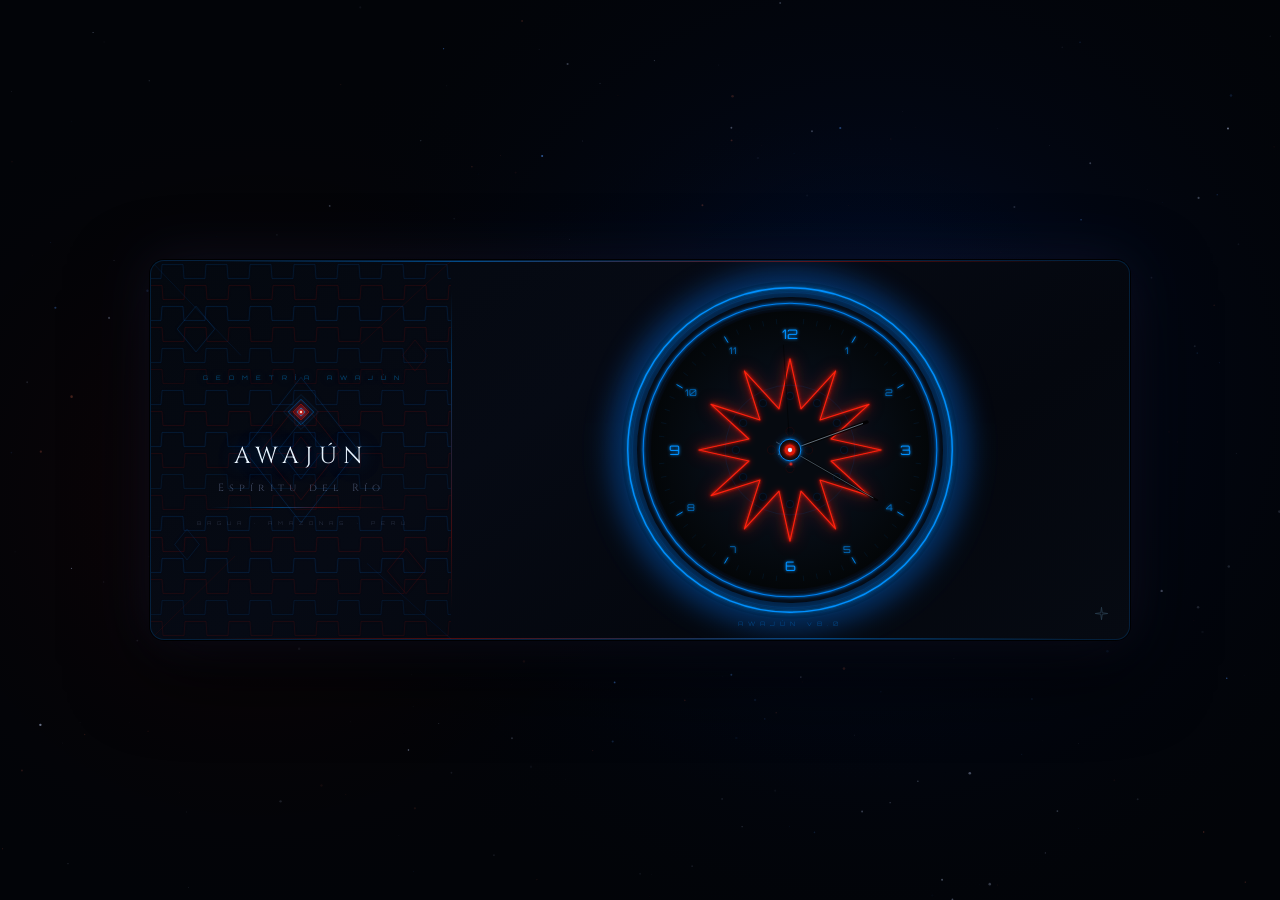
<file: assets/disenos/awajun_tarjeta_azul.html>
<!DOCTYPE html>
<html lang="es">
<head>
<meta charset="UTF-8">
<meta name="viewport" content="width=device-width, initial-scale=1.0">
<title>Awajún — Espíritu del Río</title>
<link href="https://fonts.googleapis.com/css2?family=Orbitron:wght@300;400;700&family=Cinzel:wght@300;400&display=swap" rel="stylesheet">
<style>
* { margin:0; padding:0; box-sizing:border-box; }

body {
  width:100vw; height:100vh;
  background:#020408;
  display:flex; align-items:center; justify-content:center;
  overflow:hidden;
}

#bg { position:fixed; inset:0; z-index:0; }

.scene { position:relative; z-index:1; }

/* ══ TARJETA ══ */
.card {
  position:relative;
  width:980px; height:380px;
  border-radius:14px;
  overflow:hidden;
  background:linear-gradient(145deg,#04080F 0%,#060A14 40%,#04070E 70%,#060A12 100%);
  border:1px solid rgba(0,140,255,0.18);
  box-shadow:
    0 0 0 1px rgba(0,0,0,0.9),
    0 0 55px rgba(0,120,255,0.1),
    0 0 55px rgba(200,20,10,0.07),
    0 28px 80px rgba(0,0,0,0.9);
  display:flex; flex-direction:row;
  animation:cardIn 1.1s cubic-bezier(0.16,1,0.3,1) both;
}
@keyframes cardIn {
  from { opacity:0; transform:scale(0.95) translateY(28px); }
  to   { opacity:1; transform:scale(1)    translateY(0); }
}

/* Línea superior degradada bicolor */
.card::before {
  content:'';
  position:absolute;
  top:0; left:5%; right:5%; height:1px;
  background:linear-gradient(to right,
    transparent,
    rgba(0,140,255,0.5) 30%,
    rgba(200,20,10,0.45) 70%,
    transparent);
  z-index:20;
}
.card::after {
  content:'';
  position:absolute;
  bottom:0; left:5%; right:5%; height:1px;
  background:linear-gradient(to right,
    transparent,
    rgba(200,20,10,0.4) 30%,
    rgba(0,140,255,0.45) 70%,
    transparent);
  z-index:20;
}

/* ══ PANEL IZQUIERDO — GEOMÉTRICO ══ */
.panel-left {
  width:300px; flex-shrink:0;
  position:relative;
  display:flex; flex-direction:column;
  align-items:center; justify-content:center;
  padding:18px 20px;
  overflow:hidden;
  gap:12px;
}

/* Canvas de patrones geométricos Awajún */
#geoCvs {
  position:absolute; inset:0; z-index:0;
}

/* Títulos */
.label-top {
  position:relative; z-index:2;
  font-family:'Orbitron', sans-serif;
  font-size:.38rem; letter-spacing:8px;
  color:rgba(0,160,255,0.45);
  text-transform:uppercase; text-indent:8px;
  text-shadow:0 0 12px rgba(0,140,255,0.3);
}
.title-main {
  position:relative; z-index:2;
  font-family:'Cinzel', serif;
  font-size:1.45rem; font-weight:300;
  letter-spacing:6px;
  color:#E8F4FF;
  text-shadow:
    0 0 18px rgba(0,140,255,0.55),
    0 0 45px rgba(0,140,255,0.25);
  line-height:1.15;
  text-align:center;
}
.title-sub {
  position:relative; z-index:2;
  font-family:'Cinzel', serif;
  font-size:.65rem; font-weight:300;
  letter-spacing:5px;
  color:rgba(180,200,255,0.35);
  text-align:center;
}

/* Rombo decorativo central SVG pequeño */
.rombo-deco {
  position:relative; z-index:2;
  width:48px; height:48px;
}

/* Línea divisora izquierda */
.linea-h {
  position:relative; z-index:2;
  width:70%; height:1px;
  background:linear-gradient(to right,
    transparent,
    rgba(0,140,255,0.4) 40%,
    rgba(200,20,10,0.35) 60%,
    transparent);
}

.label-bot {
  position:relative; z-index:2;
  font-family:'Orbitron', sans-serif;
  font-size:.32rem; letter-spacing:6px;
  color:rgba(180,200,255,0.18);
  text-transform:uppercase; text-indent:6px;
  text-align:center;
}

/* ══ DIVISOR CENTRAL ══ */
.divider-v {
  position:absolute;
  left:300px; top:8%; bottom:8%; width:1px;
  background:linear-gradient(to bottom,
    transparent,
    rgba(0,140,255,0.3) 25%,
    rgba(200,20,10,0.3) 75%,
    transparent);
  z-index:10;
}

/* ══ PANEL DERECHO — RELOJ ══ */
.panel-right {
  flex:1;
  position:relative;
  display:flex; align-items:center; justify-content:center;
}

.clock-wrap {
  position:relative;
  width:340px; height:340px;
}
#clk { width:100%; height:100%; overflow:visible; }

/* Segundero late */
@keyframes sGlow {
  0%,100% { filter:drop-shadow(0 0 3px #E81A0A) drop-shadow(0 0 7px rgba(220,20,8,.45)); }
  50%     { filter:drop-shadow(0 0 9px #FF3020) drop-shadow(0 0 20px rgba(220,20,8,.75)); }
}
/* Estrella rota lento */
.starGroup { animation:starSpin 60s linear infinite; transform-origin:220px 220px; }
@keyframes starSpin { to{ transform:rotate(360deg); } }

/* Versión */
.version-txt {
  position:absolute;
  bottom:12px; left:50%;
  transform:translateX(-50%);
  font-family:'Orbitron',sans-serif;
  font-size:.38rem; letter-spacing:5px;
  color:rgba(0,140,255,0.35);
  white-space:nowrap;
}

/* Sparkle */
.sparkle {
  position:absolute; bottom:18px; right:20px;
  width:15px; height:15px; opacity:.4; z-index:5;
}
</style>
</head>
<body>
<canvas id="bg"></canvas>

<div class="scene">
<div class="card">

  <!-- ══ PANEL IZQUIERDO ══ -->
  <div class="panel-left">
    <canvas id="geoCvs"></canvas>

    <div class="label-top">Geometría Awajún</div>

    <div class="rombo-deco" style="width:38px;height:38px;">
      <svg viewBox="0 0 48 48" xmlns="http://www.w3.org/2000/svg">
        <defs>
          <filter id="fRombo" x="-60%" y="-60%" width="220%" height="220%">
            <feGaussianBlur stdDeviation="2.5" result="b"/>
            <feMerge><feMergeNode in="b"/><feMergeNode in="SourceGraphic"/></feMerge>
          </filter>
        </defs>
        <!-- Rombos concéntricos bicolor -->
        <polygon points="24,2 46,24 24,46 2,24"
          fill="none" stroke="rgba(0,140,255,0.2)" stroke-width=".8"/>
        <polygon points="24,8 40,24 24,40 8,24"
          fill="none" stroke="rgba(0,140,255,0.5)" stroke-width="1"
          filter="url(#fRombo)"/>
        <polygon points="24,14 34,24 24,34 14,24"
          fill="rgba(200,20,10,0.25)" stroke="rgba(200,20,10,0.7)" stroke-width="1"
          filter="url(#fRombo)"/>
        <polygon points="24,19 29,24 24,29 19,24"
          fill="rgba(0,140,255,0.5)" stroke="rgba(0,180,255,0.9)" stroke-width=".8"
          filter="url(#fRombo)"/>
        <!-- Punto central -->
        <circle cx="24" cy="24" r="3.5"
          fill="rgba(200,20,10,0.9)" filter="url(#fRombo)"/>
        <circle cx="24" cy="24" r="1.5" fill="#FFCCBB"/>
      </svg>
    </div>

    <div class="title-main">AWAJÚN</div>
    <div class="title-sub">Espíritu del Río</div>

    <div class="linea-h"></div>
    <div class="label-bot">Bagua · Amazonas · Perú</div>
  </div>

  <!-- Divisor -->
  <div class="divider-v"></div>

  <!-- ══ PANEL DERECHO — RELOJ ══ -->
  <div class="panel-right">
    <div class="clock-wrap">
      <svg id="clk" viewBox="0 0 440 440" xmlns="http://www.w3.org/2000/svg">
        <defs>
          <!-- Fondo del reloj -->
          <radialGradient id="bgClk" cx="50%" cy="50%" r="50%">
            <stop offset="0%"   stop-color="#0C1828"/>
            <stop offset="50%"  stop-color="#070E18"/>
            <stop offset="100%" stop-color="#030608"/>
          </radialGradient>

          <!-- Neon AZUL para anillos exteriores -->
          <filter id="neonB" x="-60%" y="-60%" width="220%" height="220%">
            <feGaussianBlur stdDeviation="4.5" result="b1"/>
            <feGaussianBlur in="SourceGraphic" stdDeviation="2" result="b2"/>
            <feMerge><feMergeNode in="b1"/><feMergeNode in="b2"/><feMergeNode in="SourceGraphic"/></feMerge>
          </filter>

          <!-- Neon ROJO para la estrella -->
          <filter id="neonR" x="-60%" y="-60%" width="220%" height="220%">
            <feGaussianBlur stdDeviation="4" result="b1"/>
            <feGaussianBlur in="SourceGraphic" stdDeviation="1.8" result="b2"/>
            <feMerge><feMergeNode in="b1"/><feMergeNode in="b2"/><feMergeNode in="SourceGraphic"/></feMerge>
          </filter>

          <filter id="neonSoft" x="-100%" y="-100%" width="300%" height="300%">
            <feGaussianBlur stdDeviation="2" result="b"/>
            <feMerge><feMergeNode in="b"/><feMergeNode in="SourceGraphic"/></feMerge>
          </filter>
          <filter id="haloExtB" x="-120%" y="-120%" width="340%" height="340%">
            <feGaussianBlur stdDeviation="20"/>
          </filter>
          <filter id="haloStarR" x="-80%" y="-80%" width="260%" height="260%">
            <feGaussianBlur stdDeviation="10"/>
          </filter>
          <filter id="shadHand" x="-40%" y="-40%" width="180%" height="180%">
            <feDropShadow dx="1.5" dy="2.5" stdDeviation="3.5" flood-color="rgba(0,0,0,0.95)"/>
          </filter>
          <filter id="neonSec" x="-80%" y="-80%" width="260%" height="260%">
            <feGaussianBlur stdDeviation="3" result="b"/>
            <feMerge><feMergeNode in="b"/><feMergeNode in="SourceGraphic"/></feMerge>
          </filter>
        </defs>

        <!-- Base -->
        <circle cx="220" cy="220" r="218" fill="#000"/>
        <circle cx="220" cy="220" r="214" fill="url(#bgClk)"/>

        <!-- Halo ambiental AZUL exterior -->
        <circle cx="220" cy="220" r="212" fill="none"
          stroke="#0078FF" stroke-width="28"
          filter="url(#haloExtB)" opacity=".55"/>

        <!-- ══ ANILLO DOBLE AZUL ══ -->
        <!-- Capa base oscura -->
        <circle cx="220" cy="220" r="210" fill="none" stroke="#001830" stroke-width="7"/>
        <!-- Neon azul -->
        <circle cx="220" cy="220" r="210" fill="none" stroke="#0090FF" stroke-width="1.8"
          filter="url(#neonB)"/>
        <!-- Línea interior sutil -->
        <circle cx="220" cy="220" r="204" fill="none"
          stroke="rgba(0,140,255,0.25)" stroke-width=".5"/>

        <!-- Separador negro entre anillos -->
        <circle cx="220" cy="220" r="198" fill="#04070E"/>

        <!-- Anillo interior azul -->
        <circle cx="220" cy="220" r="190" fill="none" stroke="#001428" stroke-width="5"/>
        <circle cx="220" cy="220" r="190" fill="none" stroke="#0080EE" stroke-width="1.4"
          filter="url(#neonB)"/>
        <circle cx="220" cy="220" r="184" fill="none"
          stroke="rgba(0,120,220,0.2)" stroke-width=".4"/>

        <!-- Esfera principal -->
        <circle cx="220" cy="220" r="180" fill="url(#bgClk)"/>

        <!-- Ticks -->
        <g id="tMin"></g>
        <g id="tHora"></g>
        <!-- Números -->
        <g id="nums"></g>

        <!-- ══ ESTRELLA 12 PUNTAS — ROJA (contraste con anillos azules) ══ -->
        <!-- Gira lentamente -->
        <g class="starGroup">
          <!-- Halo rojo de la estrella -->
          <polygon id="starHalo" fill="none" stroke="#DD1A08" stroke-width="8"
            stroke-linejoin="round" opacity=".3" filter="url(#haloStarR)"/>
          <!-- Relleno oscuro -->
          <polygon id="starFill" fill="#060A10" stroke="none" stroke-linejoin="round"/>
          <!-- Contorno neon rojo -->
          <polygon id="starNeon" fill="none" stroke="#FF2010" stroke-width="1.5"
            stroke-linejoin="round" filter="url(#neonR)"/>
        </g>

        <!-- Puntos en la estrella (fijos, no rotan) -->
        <g id="dotsRing"></g>
        <g id="dotsCross"></g>

        <!-- ══ ANILLO INTERIOR DELGADO (separa estrella de ticks) ══ -->
        <circle cx="220" cy="220" r="84" fill="none"
          stroke="rgba(0,120,255,0.12)" stroke-width="1"/>

        <!-- ══ SOMBRAS ══ -->
        <line id="shH" x1="220" y1="220" x2="220" y2="114"
          stroke="rgba(0,0,0,.8)" stroke-width="4.5" stroke-linecap="round"/>
        <line id="shM" x1="220" y1="220" x2="220" y2="90"
          stroke="rgba(0,0,0,.7)" stroke-width="3" stroke-linecap="round"/>
        <line id="shS" x1="220" y1="232" x2="220" y2="84"
          stroke="rgba(0,0,0,.5)" stroke-width="1.4" stroke-linecap="round"/>

        <!-- ══ MANECILLA HORAS — azul plateada ══ -->
        <g id="gH">
          <line x1="220" y1="238" x2="220" y2="116"
            stroke="#8AAFCC" stroke-width="3.8" stroke-linecap="round"
            filter="url(#shadHand)"/>
          <line x1="220" y1="236" x2="220" y2="120"
            stroke="#C0D8EE" stroke-width="1" stroke-linecap="round" opacity=".6"/>
        </g>

        <!-- ══ MANECILLA MINUTOS — azul claro ══ -->
        <g id="gM">
          <line x1="220" y1="242" x2="220" y2="92"
            stroke="#6898B8" stroke-width="2.5" stroke-linecap="round"
            filter="url(#shadHand)"/>
          <line x1="220" y1="240" x2="220" y2="96"
            stroke="#A8C8E0" stroke-width=".8" stroke-linecap="round" opacity=".55"/>
        </g>

        <!-- ══ MANECILLA SEGUNDOS — ROJA (contraste) ══ -->
        <g id="gS" style="animation:sGlow 1s ease-in-out infinite">
          <!-- cola -->
          <line x1="220" y1="220" x2="220" y2="242"
            stroke="#FF2010" stroke-width="1.1" stroke-linecap="round"
            filter="url(#neonSec)"/>
          <!-- cuerpo -->
          <line x1="220" y1="220" x2="220" y2="82"
            stroke="#FF2010" stroke-width=".9" stroke-linecap="round"
            filter="url(#neonSec)"/>
          <!-- contrapeso -->
          <circle cx="220" cy="238" r="2" fill="#FF2010" filter="url(#neonSec)"/>
        </g>

        <!-- ══ NÚCLEO ══ -->
        <!-- Aro azul externo -->
        <circle cx="220" cy="220" r="14" fill="#04070E"
          stroke="#0090FF" stroke-width="1.2" filter="url(#neonB)"/>
        <!-- Disco rojo -->
        <circle cx="220" cy="220" r="7" fill="#DD1A08" filter="url(#neonR)"/>
        <!-- Punto blanco -->
        <circle cx="220" cy="220" r="2.8" fill="#E0EEFF"/>

      </svg>
    </div>

    <div class="version-txt">AWAJÚN v8.0</div>

    <svg class="sparkle" viewBox="0 0 24 24" xmlns="http://www.w3.org/2000/svg">
      <path d="M12 2 L13.2 10.8 L22 12 L13.2 13.2 L12 22 L10.8 13.2 L2 12 L10.8 10.8 Z"
        fill="none" stroke="#6090B0" stroke-width="1.2"/>
    </svg>

  </div><!-- /panel-right -->

</div><!-- /card -->
</div><!-- /scene -->

<script>
/* ══════════════════════════════════════════
   GEOMETRÍA RELOJ — centro (220,220)
══════════════════════════════════════════ */
const CX=220, CY=220;
const rad = d => d*Math.PI/180;
const pt  = (r,d) => ({ x:CX+r*Math.cos(rad(d)), y:CY+r*Math.sin(rad(d)) });
const NS  = 'http://www.w3.org/2000/svg';
const mk  = (t,a) => {
  const e=document.createElementNS(NS,t);
  for(const[k,v] of Object.entries(a)) e.setAttribute(k,v);
  return e;
};

function starPts(oR,iR,n,s=-90){
  return Array.from({length:n*2},(_,i)=>{
    const a=s+i*(180/n), r=i%2===0?oR:iR, p=pt(r,a);
    return `${p.x.toFixed(2)},${p.y.toFixed(2)}`;
  }).join(' ');
}

/* Estrella 12 puntas aguda */
const pts=starPts(118,55,12);
['starHalo','starFill','starNeon'].forEach(id=>
  document.getElementById(id).setAttribute('points',pts));

/* Puntos en anillo (dentro de la estrella) */
const dR=document.getElementById('dotsRing');
for(let i=0;i<12;i++){
  const p=pt(70,-90+i*30);
  dR.appendChild(mk('circle',{cx:p.x.toFixed(2),cy:p.y.toFixed(2),r:'4.8',
    fill:'#050910',stroke:'rgba(0,120,255,0.15)','stroke-width':'1'}));
}

/* Puntos cruz central */
const dC=document.getElementById('dotsCross');
[[0,0],[0,-24],[24,0],[0,24],[-24,0]].forEach(([dx,dy])=>{
  dC.appendChild(mk('circle',{
    cx:(CX+dx).toFixed(1),cy:(CY+dy).toFixed(1),r:'5.2',
    fill:'#050910',stroke:'rgba(255,26,10,0.15)','stroke-width':'.7'}));
});

/* Ticks minuto */
const tMinG=document.getElementById('tMin');
for(let i=0;i<60;i++){
  if(i%5===0) continue;
  const deg=-90+i*6, p1=pt(164,deg), p2=pt(170,deg);
  tMinG.appendChild(mk('line',{
    x1:p1.x.toFixed(2),y1:p1.y.toFixed(2),
    x2:p2.x.toFixed(2),y2:p2.y.toFixed(2),
    stroke:'rgba(0,130,255,0.18)','stroke-width':'.6','stroke-linecap':'round'}));
}

/* Ticks hora — azul */
const tHoraG=document.getElementById('tHora');
for(let i=0;i<12;i++){
  const deg=-90+i*30, isM=[0,3,6,9].includes(i);
  const p1=pt(isM?157:161,deg), p2=pt(isM?173:169,deg);
  tHoraG.appendChild(mk('line',{
    x1:p1.x.toFixed(2),y1:p1.y.toFixed(2),
    x2:p2.x.toFixed(2),y2:p2.y.toFixed(2),
    stroke:'#0090FF','stroke-width':isM?'2':'1.2','stroke-linecap':'round',
    filter:'url(#neonSoft)'}));
}

/* Números — azul */
const nG=document.getElementById('nums');
for(let i=1;i<=12;i++){
  const deg=-90+i*30, isM=[3,6,9,12].includes(i);
  const p=pt(isM?150:148,deg);
  const t=mk('text',{x:p.x.toFixed(2),y:p.y.toFixed(2),
    'font-family':'Orbitron, sans-serif',
    'font-size':isM?'17':'12','font-weight':'400',
    'dominant-baseline':'central','text-anchor':'middle',
    fill:'#0090FF',filter:'url(#neonSoft)',
    opacity:isM?'1':'0.75'});
  t.textContent=i;
  nG.appendChild(t);
}

/* ══ MANECILLAS FUNCIONALES ══ */
const gH=document.getElementById('gH');
const gM=document.getElementById('gM');
const gS=document.getElementById('gS');
const shH=document.getElementById('shH');
const shM=document.getElementById('shM');
const shS=document.getElementById('shS');

function rotar(el,deg){
  el.setAttribute('transform',`rotate(${deg.toFixed(4)},${CX},${CY})`);
}
function tickClock(){
  const now=new Date();
  const ms=now.getMilliseconds();
  const s=now.getSeconds()+ms/1000;
  const m=now.getMinutes()+s/60;
  const h=(now.getHours()%12)+m/60;
  rotar(gH,h*30);  rotar(shH,h*30);
  rotar(gM,m*6);   rotar(shM,m*6);
  rotar(gS,s*6);   rotar(shS,s*6);
}
(function loopClock(){ tickClock(); requestAnimationFrame(loopClock); })();

/* ══════════════════════════════════════════
   PANEL IZQUIERDO — patrones geométricos Awajún
   Rombos, zigzags y líneas angulares animadas
══════════════════════════════════════════ */
const geoCvs = document.getElementById('geoCvs');
const gCtx   = geoCvs.getContext('2d');

function resizeGeo(){
  const p=geoCvs.parentElement;
  geoCvs.width=p.clientWidth;
  geoCvs.height=p.clientHeight;
}
resizeGeo();
window.addEventListener('resize', resizeGeo);

/* Dibuja un rombo centrado en (x,y) con semiejes a,b */
function rombo(ctx, x, y, a, b, col, lw, alpha){
  ctx.beginPath();
  ctx.moveTo(x, y-b);
  ctx.lineTo(x+a, y);
  ctx.lineTo(x, y+b);
  ctx.lineTo(x-a, y);
  ctx.closePath();
  ctx.strokeStyle=col.replace(')',`,${alpha})`).replace('rgb','rgba');
  ctx.lineWidth=lw;
  ctx.stroke();
}

function drawGeo(t){
  const W=geoCvs.width, H=geoCvs.height;
  gCtx.clearRect(0,0,W,H);

  const pulse = Math.sin(t*0.0004);

  /* ── Zigzags horizontales (patrón Awajún textil) ──
     Distribuidos verticalmente, alternando azul y rojo */
  const zigColors = ['rgba(0,130,255', 'rgba(190,20,8'];
  const nZig = 18;
  const zigStep = H / nZig;
  const ampZ = 7;
  const waveZ = 22;

  for(let row=0; row<nZig; row++){
    const yBase = (row + 0.5) * zigStep;
    const col   = zigColors[row % 2];
    const alpha = 0.12 + 0.06 * Math.abs(Math.sin(row * 0.55 + t * 0.0003));
    const offset= (t * 0.018 * (row%2===0?1:-1)) % waveZ;

    gCtx.beginPath();
    gCtx.shadowColor = col + ',0.4)';
    gCtx.shadowBlur  = 3;

    let first=true;
    for(let x=-waveZ; x<=W+waveZ; x+=1){
      const xShifted = x + offset;
      const phase    = (xShifted % (waveZ*2)) / (waveZ*2) * Math.PI * 2;
      const y        = yBase + Math.sign(Math.sin(phase)) * ampZ;
      if(first){ gCtx.moveTo(x,y); first=false; }
      else       gCtx.lineTo(x,y);
    }
    gCtx.strokeStyle = col + `,${alpha})`;
    gCtx.lineWidth   = 0.7;
    gCtx.stroke();
  }

  /* ── Rombos concéntricos flotantes ── */
  gCtx.shadowBlur=0;

  const rombos = [
    { x:W*0.5, y:H*0.5, a:55, b:70, col:'rgb(0,130,255)', lw:0.6, phase:0    },
    { x:W*0.5, y:H*0.5, a:38, b:48, col:'rgb(190,20,8)',   lw:0.6, phase:0.5  },
    { x:W*0.5, y:H*0.5, a:22, b:28, col:'rgb(0,130,255)', lw:0.5, phase:1    },
    { x:W*0.5, y:H*0.5, a:10, b:13, col:'rgb(190,20,8)',   lw:0.5, phase:1.5  },
    /* rombos menores en esquinas */
    { x:W*0.15, y:H*0.18, a:18, b:22, col:'rgb(0,130,255)', lw:0.5, phase:0.3  },
    { x:W*0.85, y:H*0.82, a:18, b:22, col:'rgb(190,20,8)',   lw:0.5, phase:0.8  },
    { x:W*0.12, y:H*0.75, a:12, b:15, col:'rgb(0,130,255)', lw:0.4, phase:1.1  },
    { x:W*0.88, y:H*0.25, a:12, b:15, col:'rgb(190,20,8)',   lw:0.4, phase:0.6  },
  ];

  rombos.forEach(rb=>{
    const alpha = 0.18 + 0.10 * Math.sin(t * 0.0005 + rb.phase);
    const expand = 1 + 0.04 * Math.sin(t * 0.0007 + rb.phase);
    gCtx.shadowColor = rb.col.replace('rgb','rgba').replace(')',',0.5)');
    gCtx.shadowBlur  = 5;
    rombo(gCtx, rb.x, rb.y, rb.a*expand, rb.b*expand, rb.col, rb.lw, alpha);
  });

  /* ── Líneas diagonales angulares en las esquinas ── */
  gCtx.shadowBlur=0;
  const cornerLines = [
    { x1:0,   y1:0,   x2:W*0.3, y2:H*0.25, col:'rgba(0,120,255,' },
    { x1:W,   y1:0,   x2:W*0.7, y2:H*0.22, col:'rgba(190,20,8,'  },
    { x1:0,   y1:H,   x2:W*0.28,y2:H*0.78, col:'rgba(190,20,8,'  },
    { x1:W,   y1:H,   x2:W*0.72,y2:H*0.80, col:'rgba(0,120,255,' },
  ];
  cornerLines.forEach((ln,i)=>{
    const alpha=0.10+0.05*Math.sin(t*0.0004+i*0.7);
    gCtx.beginPath();
    gCtx.moveTo(ln.x1,ln.y1);
    gCtx.lineTo(ln.x2,ln.y2);
    gCtx.strokeStyle=ln.col+alpha+')';
    gCtx.lineWidth=0.7;
    gCtx.stroke();
  });
}

function animGeo(t){ drawGeo(t); requestAnimationFrame(animGeo); }
requestAnimationFrame(animGeo);

/* ══════════════════════════════════════════
   FONDO GALAXIA
══════════════════════════════════════════ */
const bgCvs=document.getElementById('bg');
const bgCtx=bgCvs.getContext('2d');
function resizeBG(){
  bgCvs.width=window.innerWidth;
  bgCvs.height=window.innerHeight;
}
resizeBG(); window.addEventListener('resize',resizeBG);

const STARS=Array.from({length:480},()=>({
  x:Math.random(), y:Math.random(),
  r:Math.random()*1.2+0.1,
  a:Math.random()*0.55+0.05,
  sp:Math.random()*0.0005+0.0001,
  ph:Math.random()*Math.PI*2,
  kind:Math.random()   // 0-0.5 blanco, 0.5-0.75 azul, 0.75-1 rojo
}));

function drawBG(t){
  const W=bgCvs.width, H=bgCvs.height;
  bgCtx.clearRect(0,0,W,H);
  bgCtx.fillStyle='#020408'; bgCtx.fillRect(0,0,W,H);

  /* Nebulosa azul derecha */
  const g1=bgCtx.createRadialGradient(W*.68,H*.44,0,W*.68,H*.44,W*.5);
  g1.addColorStop(0,'rgba(0,30,100,0.45)');
  g1.addColorStop(.45,'rgba(0,15,55,0.2)');
  g1.addColorStop(1,'rgba(0,0,0,0)');
  bgCtx.fillStyle=g1; bgCtx.fillRect(0,0,W,H);

  /* Nebulosa roja izquierda tenue */
  const g2=bgCtx.createRadialGradient(W*.2,H*.55,0,W*.2,H*.55,W*.35);
  g2.addColorStop(0,'rgba(80,8,3,0.22)');
  g2.addColorStop(1,'rgba(0,0,0,0)');
  bgCtx.fillStyle=g2; bgCtx.fillRect(0,0,W,H);

  /* Halo azul del reloj */
  const pa=0.08+0.03*Math.sin(t*0.0005);
  const g3=bgCtx.createRadialGradient(W*.62,H*.5,0,W*.62,H*.5,W*.3);
  g3.addColorStop(0,`rgba(0,60,150,${pa})`);
  g3.addColorStop(1,'rgba(0,0,0,0)');
  bgCtx.fillStyle=g3; bgCtx.fillRect(0,0,W,H);

  STARS.forEach(s=>{
    const br=s.a*(0.4+0.6*Math.sin(t*s.sp*1000+s.ph));
    bgCtx.beginPath();
    bgCtx.arc(s.x*W,s.y*H,s.r,0,Math.PI*2);
    bgCtx.fillStyle = s.kind<0.5
      ? `rgba(200,215,255,${br})`
      : s.kind<0.75
      ? `rgba(80,150,255,${br})`
      : `rgba(255,120,90,${br*0.5})`;
    bgCtx.fill();
  });
}
function animBG(t){ drawBG(t); requestAnimationFrame(animBG); }
requestAnimationFrame(animBG);
</script>
<script>
/* ── Awajún self-scaling: adapts to any viewport/iframe size ── */
(function(){
  var SEL = '.card', NAT_W = 980, NAT_H = 380;
  function _fit(){
    var el = document.querySelector(SEL);
    if(!el) return;
    var s = Math.min(window.innerWidth / NAT_W, window.innerHeight / NAT_H) * 0.94;
    el.style.transform       = 'scale(' + s + ')';
    el.style.transformOrigin = 'center center';
  }
  window.addEventListener('resize', _fit);
  [0, 60, 200, 500].forEach(function(t){ setTimeout(_fit, t); });
})();
</script>
</body>
</html>
</file>
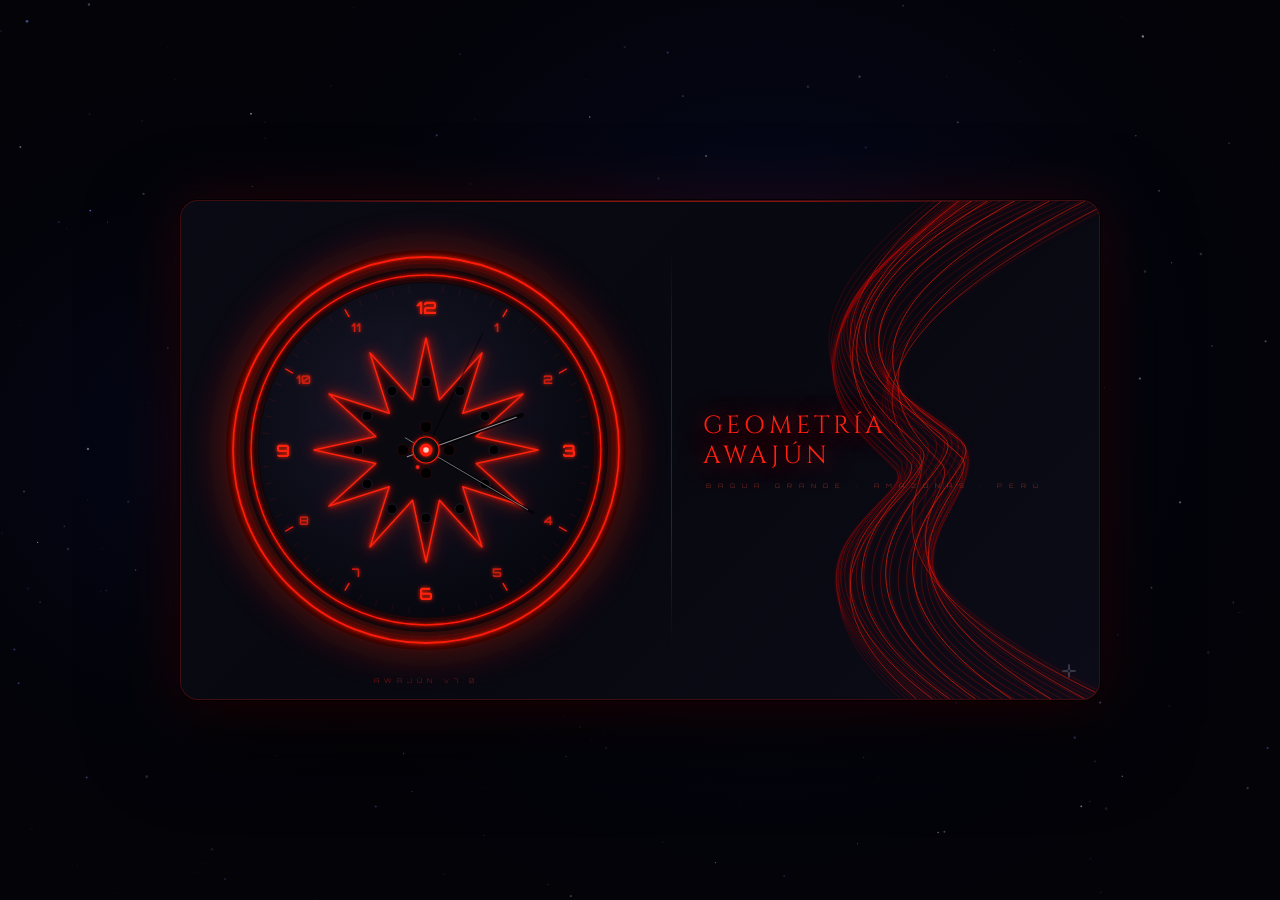
<file: assets/disenos/awajun_tarjeta_neon.html>
<!DOCTYPE html>
<html lang="es">
<head>
<meta charset="UTF-8">
<meta name="viewport" content="width=device-width, initial-scale=1.0">
<title>Geometría Awajún — Tarjeta</title>
<link href="https://fonts.googleapis.com/css2?family=Orbitron:wght@400;700&family=Cinzel:wght@300;400;600&display=swap" rel="stylesheet">
<style>
* { margin:0; padding:0; box-sizing:border-box; }

body {
  width:100vw; height:100vh;
  background:#030308;
  display:flex; align-items:center; justify-content:center;
  overflow:hidden;
}

#bg { position:fixed; inset:0; z-index:0; }

.scene { position:relative; z-index:1; }

/* ══ TARJETA HORIZONTAL ══ */
.card {
  position:relative;
  width:920px; height:500px;
  background:linear-gradient(135deg,#0A0A14 0%,#080810 50%,#0C0C18 100%);
  border-radius:18px;
  border:1px solid rgba(255,30,10,0.22);
  overflow:hidden;
  box-shadow:
    0 0 0 1px rgba(0,0,0,0.8),
    0 0 60px rgba(255,20,5,0.12),
    0 30px 90px rgba(0,0,0,0.85);
  display:flex;
  animation:cardIn 1.1s cubic-bezier(0.16,1,0.3,1) both;
}
@keyframes cardIn {
  from { opacity:0; transform:scale(0.96) translateY(30px); }
  to   { opacity:1; transform:scale(1)    translateY(0); }
}

/* Borde neon superior sutil */
.card::before {
  content:'';
  position:absolute;
  top:0; left:8%; right:8%; height:1px;
  background:linear-gradient(to right,
    transparent, rgba(255,30,10,0.5) 30%, rgba(255,30,10,0.5) 70%, transparent);
  z-index:10;
}

/* ══ PANEL IZQUIERDO — RELOJ ══ */
.panel-left {
  position:relative;
  width:490px; flex-shrink:0;
  display:flex; align-items:center; justify-content:center;
}

.clock-wrap {
  position:relative;
  width:420px; height:420px;
}
#clk { width:100%; height:100%; overflow:visible; }

/* Latido segundero */
@keyframes sGlow {
  0%,100% { filter:drop-shadow(0 0 4px #FF2010) drop-shadow(0 0 8px rgba(255,30,10,.5)); }
  50%     { filter:drop-shadow(0 0 11px #FF4020) drop-shadow(0 0 24px rgba(255,30,10,.8)); }
}

/* ══ DIVISOR VERTICAL ══ */
.divider-v {
  position:absolute;
  left:490px; top:10%; bottom:10%; width:1px;
  background:linear-gradient(to bottom,
    transparent, rgba(255,30,10,0.35) 30%, rgba(255,30,10,0.35) 70%, transparent);
  z-index:5;
}

/* ══ PANEL DERECHO — ONDAS + TEXTO ══ */
.panel-right {
  flex:1;
  position:relative;
  display:flex; flex-direction:column;
  align-items:flex-start; justify-content:center;
  padding:32px 36px 32px 32px;
  overflow:hidden;
}

/* Texto principal */
.geo-title {
  position:relative; z-index:3;
  font-family:'Cinzel', serif;
  font-size:1.55rem;
  font-weight:400;
  letter-spacing:4px;
  color:#FF2010;
  text-shadow:
    0 0 20px rgba(255,30,10,0.7),
    0 0 50px rgba(255,30,10,0.35),
    0 0 90px rgba(255,30,10,0.18);
  line-height:1.2;
  margin-bottom:12px;
}

.geo-sub {
  position:relative; z-index:3;
  font-family:'Orbitron', sans-serif;
  font-size:0.38rem; letter-spacing:7px;
  color:rgba(255,80,50,0.4); text-transform:uppercase;
  text-indent:3px;
}

/* Canvas de las ondas orgánicas */
#waveCvs {
  position:absolute;
  inset:0; z-index:1;
}

/* Sparkle */
.sparkle {
  position:absolute;
  bottom:20px; right:22px;
  width:16px; height:16px;
  opacity:.4; z-index:5;
}

/* Versión */
.version-txt {
  position:absolute;
  bottom:14px; left:50%;
  transform:translateX(-50%);
  font-family:'Orbitron',sans-serif;
  font-size:.4rem; letter-spacing:5px;
  color:rgba(255,40,20,0.4);
  white-space:nowrap;
  z-index:5;
}
</style>
</head>
<body>
<canvas id="bg"></canvas>

<div class="scene">
<div class="card">

  <!-- ══ PANEL IZQUIERDO: RELOJ ══ -->
  <div class="panel-left">
    <div class="clock-wrap">
      <svg id="clk" viewBox="0 0 420 420" xmlns="http://www.w3.org/2000/svg">
        <defs>
          <radialGradient id="bgClk" cx="50%" cy="50%" r="50%">
            <stop offset="0%"   stop-color="#1C1C2E"/>
            <stop offset="55%"  stop-color="#0E0E1C"/>
            <stop offset="100%" stop-color="#060608"/>
          </radialGradient>
          <radialGradient id="bgInner" cx="42%" cy="38%" r="62%">
            <stop offset="0%"   stop-color="#18182A"/>
            <stop offset="100%" stop-color="#07070F"/>
          </radialGradient>

          <filter id="neon" x="-60%" y="-60%" width="220%" height="220%">
            <feGaussianBlur stdDeviation="4.5" result="b1"/>
            <feGaussianBlur in="SourceGraphic" stdDeviation="2" result="b2"/>
            <feMerge><feMergeNode in="b1"/><feMergeNode in="b2"/><feMergeNode in="SourceGraphic"/></feMerge>
          </filter>
          <filter id="neonSoft" x="-100%" y="-100%" width="300%" height="300%">
            <feGaussianBlur stdDeviation="2" result="b"/>
            <feMerge><feMergeNode in="b"/><feMergeNode in="SourceGraphic"/></feMerge>
          </filter>
          <filter id="haloExt" x="-120%" y="-120%" width="340%" height="340%">
            <feGaussianBlur stdDeviation="18"/>
          </filter>
          <filter id="haloMed" x="-80%" y="-80%" width="260%" height="260%">
            <feGaussianBlur stdDeviation="9"/>
          </filter>
          <filter id="shadHand" x="-40%" y="-40%" width="180%" height="180%">
            <feDropShadow dx="2" dy="3" stdDeviation="4" flood-color="rgba(0,0,0,0.95)"/>
          </filter>
          <filter id="neonSec" x="-80%" y="-80%" width="260%" height="260%">
            <feGaussianBlur stdDeviation="3.5" result="b"/>
            <feMerge><feMergeNode in="b"/><feMergeNode in="SourceGraphic"/></feMerge>
          </filter>
          <clipPath id="clipC"><circle cx="210" cy="210" r="193"/></clipPath>
        </defs>

        <!-- Base -->
        <circle cx="210" cy="210" r="200" fill="#000"/>
        <circle cx="210" cy="210" r="196" fill="url(#bgClk)"/>

        <!-- Halo exterior ambiental -->
        <circle cx="210" cy="210" r="194" fill="none"
          stroke="#FF1A0A" stroke-width="16"
          filter="url(#haloExt)" opacity=".5"/>

        <!-- Anillo doble exterior -->
        <circle cx="210" cy="210" r="193" fill="none" stroke="#2E0600" stroke-width="6"/>
        <circle cx="210" cy="210" r="193" fill="none" stroke="#FF1A0A" stroke-width="1.8"
          filter="url(#neon)"/>
        <circle cx="210" cy="210" r="187" fill="none" stroke="#AA0E04" stroke-width=".5" opacity=".5"/>

        <!-- Separador negro -->
        <circle cx="210" cy="210" r="182" fill="#06060A"/>

        <!-- Anillo interior -->
        <circle cx="210" cy="210" r="175" fill="none" stroke="#220400" stroke-width="5"/>
        <circle cx="210" cy="210" r="175" fill="none" stroke="#FF1A0A" stroke-width="1.4"
          filter="url(#neon)"/>
        <circle cx="210" cy="210" r="169" fill="none" stroke="#AA0E04" stroke-width=".4" opacity=".4"/>

        <!-- Esfera -->
        <circle cx="210" cy="210" r="167" fill="url(#bgInner)"/>

        <!-- Ticks minuto -->
        <g id="tMin"></g>
        <!-- Ticks hora -->
        <g id="tHora"></g>
        <!-- Números -->
        <g id="nums"></g>

        <!-- Estrella Awajún 12 puntas -->
        <polygon id="starHalo" fill="none" stroke="#FF1A0A" stroke-width="7"
          stroke-linejoin="round" opacity=".28" filter="url(#haloMed)"/>
        <polygon id="starFill" fill="#09090F" stroke="none" stroke-linejoin="round"/>
        <polygon id="starNeon" fill="none" stroke="#FF2010" stroke-width="1.5"
          stroke-linejoin="round" filter="url(#neon)"/>

        <!-- Puntos dentro de la estrella -->
        <g id="dotsRing"></g>
        <g id="dotsCross"></g>

        <!-- Sombras manecillas -->
        <line id="shH" x1="210" y1="210" x2="210" y2="108"
          stroke="rgba(0,0,0,.8)" stroke-width="4.5" stroke-linecap="round"/>
        <line id="shM" x1="210" y1="210" x2="210" y2="86"
          stroke="rgba(0,0,0,.7)" stroke-width="3" stroke-linecap="round"/>
        <line id="shS" x1="210" y1="222" x2="210" y2="80"
          stroke="rgba(0,0,0,.5)" stroke-width="1.4" stroke-linecap="round"/>

        <!-- Manecilla horas -->
        <g id="gH">
          <line x1="210" y1="232" x2="210" y2="110"
            stroke="#B0B8C8" stroke-width="3.8" stroke-linecap="round" filter="url(#shadHand)"/>
          <line x1="210" y1="230" x2="210" y2="114"
            stroke="#D8DDE8" stroke-width="1" stroke-linecap="round" opacity=".65"/>
        </g>

        <!-- Manecilla minutos -->
        <g id="gM">
          <line x1="210" y1="236" x2="210" y2="88"
            stroke="#9AA2B4" stroke-width="2.5" stroke-linecap="round" filter="url(#shadHand)"/>
          <line x1="210" y1="234" x2="210" y2="92"
            stroke="#C8CDD8" stroke-width=".8" stroke-linecap="round" opacity=".6"/>
        </g>

        <!-- Manecilla segundos -->
        <g id="gS" style="animation:sGlow 1s ease-in-out infinite">
          <line x1="210" y1="210" x2="210" y2="234"
            stroke="#FF2010" stroke-width="1.1" stroke-linecap="round" filter="url(#neonSec)"/>
          <line x1="210" y1="210" x2="210" y2="78"
            stroke="#FF2010" stroke-width=".9" stroke-linecap="round" filter="url(#neonSec)"/>
          <circle cx="210" cy="229" r="2" fill="#FF2010" filter="url(#neonSec)"/>
        </g>

        <!-- Núcleo -->
        <circle cx="210" cy="210" r="13" fill="#09090F"
          stroke="#FF1A0A" stroke-width="1.2" filter="url(#neonSoft)"/>
        <circle cx="210" cy="210" r="6.5" fill="#FF1A0A" filter="url(#neonSoft)"/>
        <circle cx="210" cy="210" r="2.8" fill="#FFCCC0"/>

      </svg>
    </div>
    <div class="version-txt">AWAJÚN v7.0</div>
  </div>

  <!-- Divisor vertical -->
  <div class="divider-v"></div>

  <!-- ══ PANEL DERECHO: ONDAS + TEXTO ══ -->
  <div class="panel-right">
    <canvas id="waveCvs"></canvas>
    <div class="geo-title">GEOMETRÍA<br>AWAJÚN</div>
    <div class="geo-sub">Bagua Grande · Amazonas · Perú</div>

    <svg class="sparkle" viewBox="0 0 24 24" xmlns="http://www.w3.org/2000/svg">
      <path d="M12 2 L13.2 10.8 L22 12 L13.2 13.2 L12 22 L10.8 13.2 L2 12 L10.8 10.8 Z"
        fill="none" stroke="#A0A8C0" stroke-width="1.2"/>
    </svg>
  </div>

</div>
</div>

<script>
/* ══ GEOMETRÍA DEL RELOJ ══ */
const CX=210, CY=210;
const rad = d => d*Math.PI/180;
const pt  = (r,d) => ({ x:CX+r*Math.cos(rad(d)), y:CY+r*Math.sin(rad(d)) });
const NS  = 'http://www.w3.org/2000/svg';
const mk  = (t,a) => {
  const e=document.createElementNS(NS,t);
  for(const[k,v] of Object.entries(a)) e.setAttribute(k,v);
  return e;
};

function starPts(oR,iR,n,s=-90){
  return Array.from({length:n*2},(_,i)=>{
    const a=s+i*(180/n), r=i%2===0?oR:iR, p=pt(r,a);
    return `${p.x.toFixed(2)},${p.y.toFixed(2)}`;
  }).join(' ');
}

const pts=starPts(112,52,12);
['starHalo','starFill','starNeon'].forEach(id=>
  document.getElementById(id).setAttribute('points',pts));

/* Puntos en anillo */
const dR=document.getElementById('dotsRing');
for(let i=0;i<12;i++){
  const p=pt(68,-90+i*30);
  dR.appendChild(mk('circle',{cx:p.x.toFixed(2),cy:p.y.toFixed(2),r:'5',
    fill:'#000',stroke:'#1A1A28','stroke-width':'1'}));
}
/* Puntos cruz central */
const dC=document.getElementById('dotsCross');
[[0,0],[0,-23],[23,0],[0,23],[-23,0]].forEach(([dx,dy])=>{
  dC.appendChild(mk('circle',{cx:(CX+dx).toFixed(1),cy:(CY+dy).toFixed(1),r:'5.5',
    fill:'#000',stroke:'rgba(255,26,10,0.18)','stroke-width':'.7'}));
});

/* Ticks minuto */
const tMinG=document.getElementById('tMin');
for(let i=0;i<60;i++){
  if(i%5===0) continue;
  const deg=-90+i*6, p1=pt(158,deg), p2=pt(164,deg);
  tMinG.appendChild(mk('line',{
    x1:p1.x.toFixed(2),y1:p1.y.toFixed(2),
    x2:p2.x.toFixed(2),y2:p2.y.toFixed(2),
    stroke:'rgba(255,26,10,0.2)','stroke-width':'.6','stroke-linecap':'round'}));
}

/* Ticks hora */
const tHoraG=document.getElementById('tHora');
for(let i=0;i<12;i++){
  const deg=-90+i*30, isM=[0,3,6,9].includes(i);
  const p1=pt(isM?150:154,deg), p2=pt(isM?165:162,deg);
  tHoraG.appendChild(mk('line',{
    x1:p1.x.toFixed(2),y1:p1.y.toFixed(2),
    x2:p2.x.toFixed(2),y2:p2.y.toFixed(2),
    stroke:'#FF2010','stroke-width':isM?'2':'1.2','stroke-linecap':'round',
    filter:'url(#neonSoft)'}));
}

/* Números */
const nG=document.getElementById('nums');
for(let i=1;i<=12;i++){
  const deg=-90+i*30, isM=[3,6,9,12].includes(i);
  const p=pt(isM?143:141,deg);
  const t=mk('text',{x:p.x.toFixed(2),y:p.y.toFixed(2),
    'font-family':'Orbitron, sans-serif',
    'font-size':isM?'17':'12','font-weight':'700',
    'dominant-baseline':'central','text-anchor':'middle',
    fill:'#FF2010',filter:'url(#neonSoft)',opacity:isM?'1':'0.8'});
  t.textContent=i;
  nG.appendChild(t);
}

/* ══ MANECILLAS FUNCIONALES ══ */
const gH=document.getElementById('gH');
const gM=document.getElementById('gM');
const gS=document.getElementById('gS');
const shH=document.getElementById('shH');
const shM=document.getElementById('shM');
const shS=document.getElementById('shS');

function rotar(el,deg){
  el.setAttribute('transform',`rotate(${deg.toFixed(4)},${CX},${CY})`);
}

function tickClock(){
  const now=new Date();
  const ms=now.getMilliseconds();
  const s=now.getSeconds()+ms/1000;
  const m=now.getMinutes()+s/60;
  const h=(now.getHours()%12)+m/60;
  rotar(gH, h*30);  rotar(shH, h*30);
  rotar(gM, m*6);   rotar(shM, m*6);
  rotar(gS, s*6);   rotar(shS, s*6);
}
(function loopClock(){ tickClock(); requestAnimationFrame(loopClock); })();

/* ══ FONDO GALAXIA ══ */
const bgCvs=document.getElementById('bg');
const bgCtx=bgCvs.getContext('2d');
function resizeBG(){
  bgCvs.width=window.innerWidth; bgCvs.height=window.innerHeight;
}
resizeBG(); window.addEventListener('resize',resizeBG);

const STARS=Array.from({length:500},()=>({
  x:Math.random(),y:Math.random(),
  r:Math.random()*1.3+0.1,
  a:Math.random()*0.6+0.05,
  sp:Math.random()*0.0005+0.0001,
  ph:Math.random()*Math.PI*2,
  blue:Math.random()<0.4
}));

function drawBG(t){
  const W=bgCvs.width,H=bgCvs.height;
  bgCtx.clearRect(0,0,W,H);
  bgCtx.fillStyle='#030308'; bgCtx.fillRect(0,0,W,H);

  // Nebulosa azul-violeta
  const g1=bgCtx.createRadialGradient(W*.6,H*.42,0,W*.6,H*.42,W*.5);
  g1.addColorStop(0,'rgba(16,32,110,0.5)');
  g1.addColorStop(.4,'rgba(8,16,60,0.22)');
  g1.addColorStop(1,'rgba(0,0,0,0)');
  bgCtx.fillStyle=g1; bgCtx.fillRect(0,0,W,H);

  const g2=bgCtx.createRadialGradient(W*.15,H*.5,0,W*.15,H*.5,W*.35);
  g2.addColorStop(0,'rgba(10,18,70,0.3)');
  g2.addColorStop(1,'rgba(0,0,0,0)');
  bgCtx.fillStyle=g2; bgCtx.fillRect(0,0,W,H);

  // Halo rojo del reloj
  const pulse=0.09+0.03*Math.sin(t*0.0005);
  const g3=bgCtx.createRadialGradient(W*0.3,H*.5,0,W*0.3,H*.5,W*.28);
  g3.addColorStop(0,`rgba(120,10,3,${pulse})`);
  g3.addColorStop(.5,'rgba(50,4,1,0.04)');
  g3.addColorStop(1,'rgba(0,0,0,0)');
  bgCtx.fillStyle=g3; bgCtx.fillRect(0,0,W,H);

  STARS.forEach(s=>{
    const br=s.a*(0.4+0.6*Math.sin(t*s.sp*1000+s.ph));
    bgCtx.beginPath();
    bgCtx.arc(s.x*W,s.y*H,s.r,0,Math.PI*2);
    bgCtx.fillStyle=s.blue
      ? `rgba(120,150,255,${br})`
      : `rgba(210,215,255,${br})`;
    bgCtx.fill();
  });
}
function animBG(t){ drawBG(t); requestAnimationFrame(animBG); }
requestAnimationFrame(animBG);

/* ══ ONDAS ORGÁNICAS en panel derecho ══
   Líneas curvas que fluyen de arriba a abajo,
   densas y orgánicas como en la imagen (forma de X / flujo)
*/
const waveCvs=document.getElementById('waveCvs');
const wCtx=waveCvs.getContext('2d');

function resizeWave(){
  const pr=waveCvs.parentElement;
  waveCvs.width=pr.clientWidth;
  waveCvs.height=pr.clientHeight;
}
resizeWave();
window.addEventListener('resize',resizeWave);

/* Genera splines: líneas que salen de la esquina superior-derecha
   y fluyen en forma de X hasta la esquina inferior-derecha */
function drawWaves(t){
  const W=waveCvs.width, H=waveCvs.height;
  wCtx.clearRect(0,0,W,H);

  const N=28;        // número de líneas
  const offset = t*0.00014; // desplazamiento lento

  for(let i=0;i<N;i++){
    const frac = i/(N-1);   // 0..1
    const phase = frac*Math.PI*2 + offset;
    const alpha = 0.55 - Math.abs(frac-0.5)*0.5; // más opaco al centro

    // Cada línea es una curva cúbica que va de arriba (zona der) a abajo (zona der)
    // formando la figura en X / curvas orgánicas de la imagen
    const squeeze = Math.sin(phase)*18;

    // Punto inicio: arriba a la derecha
    const x0 = W*0.55 + frac*W*0.45 + Math.sin(phase+1)*22;
    const y0 = 0;

    // Control 1: curva hacia la izquierda en la parte superior
    const cx1 = W*0.1  + Math.sin(phase+0.5)*30 + frac*W*0.2;
    const cy1 = H*0.28 + squeeze;

    // Cintura (el cruce de la X): zona central más estrecha
    const mx  = W*0.6  + Math.sin(phase+Math.PI)*35;
    const my  = H*0.5  + Math.sin(phase*1.3)*18;

    // Control 2: curva hacia la derecha en la parte inferior
    const cx2 = W*0.15 + Math.cos(phase+1)*28 + frac*W*0.18;
    const cy2 = H*0.72 + squeeze*-1;

    // Punto final: abajo a la derecha
    const xf  = W*0.5  + frac*W*0.5 + Math.cos(phase)*18;
    const yf  = H;

    // Dibuja la curva en dos tramos (arriba→cintura, cintura→abajo)
    wCtx.beginPath();
    wCtx.moveTo(x0, y0);
    wCtx.bezierCurveTo(cx1, cy1, mx - 40, my - 40, mx, my);
    wCtx.bezierCurveTo(mx + 40, my + 40, cx2, cy2, xf, yf);

    // Color: rojo neon, grosor fino
    wCtx.strokeStyle = `rgba(200,20,8,${alpha})`;
    wCtx.lineWidth   = 0.6;
    wCtx.shadowColor = 'rgba(255,20,5,0.5)';
    wCtx.shadowBlur  = 4;
    wCtx.stroke();
  }

  // Segunda pasada más brillante (menos líneas, más opacas)
  for(let i=0;i<8;i++){
    const frac = i/7;
    const phase = frac*Math.PI*2 + offset + 0.3;
    const alpha = 0.75 - Math.abs(frac-0.5)*0.5;

    const x0 = W*0.6 + frac*W*0.4 + Math.sin(phase+1)*14;
    const y0 = 0;
    const cx1= W*0.18 + Math.sin(phase+0.5)*22 + frac*W*0.15;
    const cy1= H*0.28;
    const mx = W*0.62 + Math.sin(phase+Math.PI)*28;
    const my = H*0.5  + Math.sin(phase*1.3)*12;
    const cx2= W*0.2  + Math.cos(phase+1)*22 + frac*W*0.14;
    const cy2= H*0.72;
    const xf = W*0.55 + frac*W*0.45 + Math.cos(phase)*14;
    const yf = H;

    wCtx.beginPath();
    wCtx.moveTo(x0,y0);
    wCtx.bezierCurveTo(cx1,cy1,mx-30,my-30,mx,my);
    wCtx.bezierCurveTo(mx+30,my+30,cx2,cy2,xf,yf);

    wCtx.strokeStyle=`rgba(255,35,12,${alpha})`;
    wCtx.lineWidth=0.9;
    wCtx.shadowColor='rgba(255,30,8,0.65)';
    wCtx.shadowBlur=8;
    wCtx.stroke();
  }

  wCtx.shadowBlur=0;
}

let waveT=0;
function animWave(t){
  waveT=t;
  drawWaves(t);
  requestAnimationFrame(animWave);
}
requestAnimationFrame(animWave);
</script>
<script>
/* ── Awajún self-scaling: adapts to any viewport/iframe size ── */
(function(){
  var SEL = '.card', NAT_W = 920, NAT_H = 500;
  function _fit(){
    var el = document.querySelector(SEL);
    if(!el) return;
    var s = Math.min(window.innerWidth / NAT_W, window.innerHeight / NAT_H) * 0.94;
    el.style.transform       = 'scale(' + s + ')';
    el.style.transformOrigin = 'center center';
  }
  window.addEventListener('resize', _fit);
  [0, 60, 200, 500].forEach(function(t){ setTimeout(_fit, t); });
})();
</script>
</body>
</html>
</file>
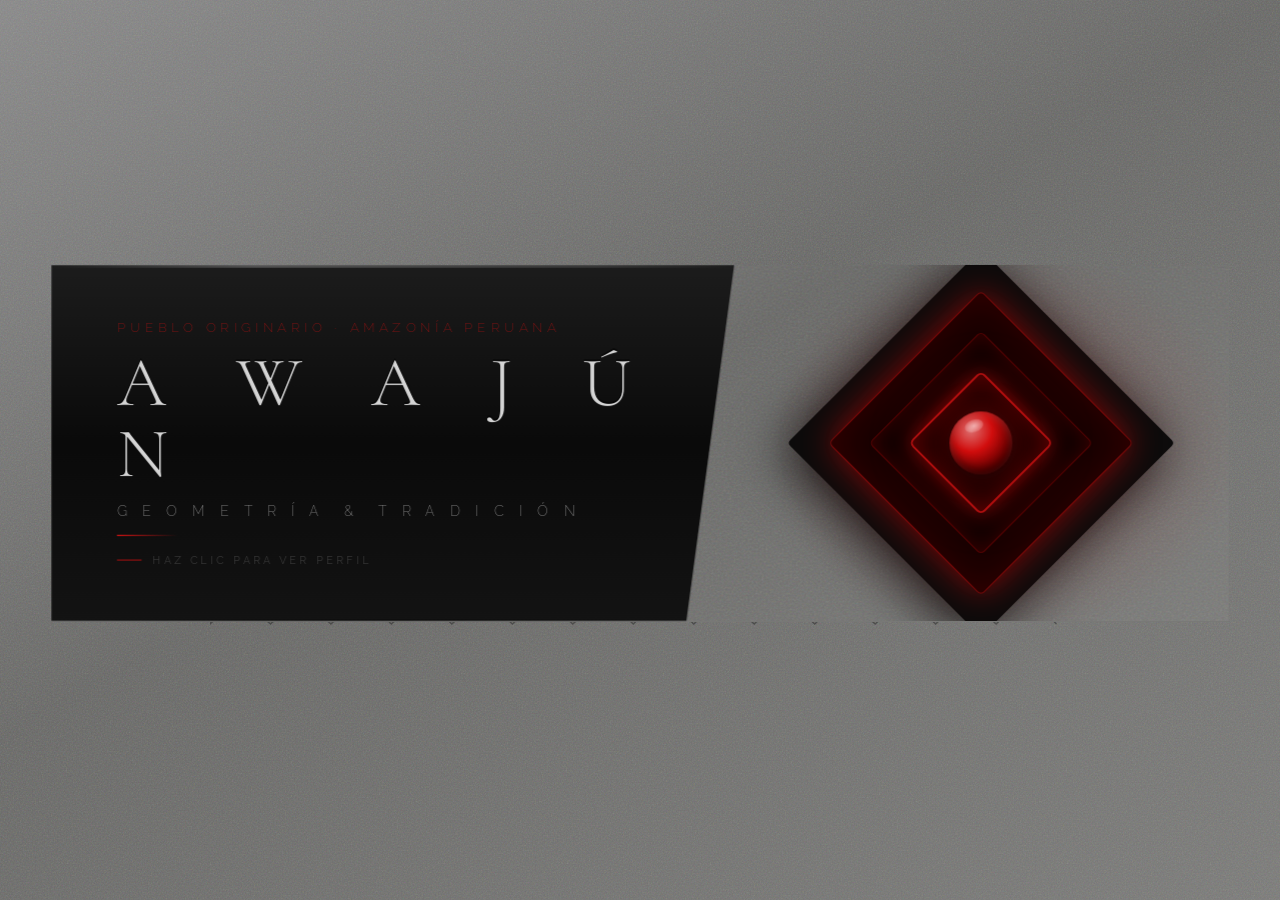
<file: assets/disenos/awajun_v4_fixed.html>
<!DOCTYPE html>
<html lang="es">
<head>
<meta charset="UTF-8">
<meta name="viewport" content="width=device-width, initial-scale=1.0">
<title>Awajún — Geometría & Tradición</title>
<link href="https://fonts.googleapis.com/css2?family=Cormorant+Garamond:ital,wght@0,300;0,400;1,300&family=Raleway:wght@100;200;300;400&display=swap" rel="stylesheet">
<style>
*, *::before, *::after { box-sizing: border-box; margin: 0; padding: 0; }

:root {
  --con:     #797977;
  --band:    #0f0f0f;
  --red:     #c01212;
  --silver:  #d4d4d4;
  --silverd: #8a8a8a;
}

/* ── Concrete texture bg ── */
body {
  min-height: 100vh;
  display: flex;
  flex-direction: column;
  align-items: center;
  justify-content: center;
  font-family: 'Raleway', sans-serif;
  background-color: var(--con);
  background-image:
    url("data:image/svg+xml,%3Csvg xmlns='http://www.w3.org/2000/svg' width='500' height='500'%3E%3Cfilter id='n'%3E%3CfeTurbulence type='fractalNoise' baseFrequency='0.68' numOctaves='4' stitchTiles='stitch'/%3E%3C/filter%3E%3Crect width='500' height='500' filter='url(%23n)' opacity='0.2'/%3E%3C/svg%3E"),
    linear-gradient(150deg,#888 0%,#676765 45%,#7a7a78 100%);
  gap: 0;
  padding: 0;
}

/* ══ ZIGZAG STRIPS ══ */
.zz { width: min(860px,100vw); height: 48px; display: block; }

/* ══ FLIP CONTAINER ══ */
.flip-wrap {
  width: min(860px, 100vw);
  perspective: 1800px;
  cursor: pointer;
}

.flip-inner {
  position: relative;
  width: 100%;
  transform-style: preserve-3d;
  transition: transform 1s cubic-bezier(0.55,0.055,0.675,0.19);
}
.flip-wrap.flipped .flip-inner {
  transform: rotateY(180deg);
  transition-timing-function: cubic-bezier(0.215,0.610,0.355,1.000);
}

/* ══ SHARED FACE ══ */
.face {
  backface-visibility: hidden;
  -webkit-backface-visibility: hidden;
  overflow: hidden;
}

/* ════════════════════════════════
   FRONT FACE
════════════════════════════════ */
.face-front {
  display: flex;
  flex-direction: row;
  min-height: 260px;
  background-color: var(--con);
  background-image:
    url("data:image/svg+xml,%3Csvg xmlns='http://www.w3.org/2000/svg' width='500' height='500'%3E%3Cfilter id='n'%3E%3CfeTurbulence type='fractalNoise' baseFrequency='0.68' numOctaves='4' stitchTiles='stitch'/%3E%3C/filter%3E%3Crect width='500' height='500' filter='url(%23n)' opacity='0.18'/%3E%3C/svg%3E"),
    linear-gradient(150deg,#888 0%,#676765 45%,#7a7a78 100%);
}

/* Left black band */
.f-band {
  flex: 0 0 58%;
  position: relative;
  z-index: 2;
  background: linear-gradient(180deg,#1c1c1c 0%,#0a0a0a 50%,#131313 100%);
  box-shadow:
    2px 0 0 rgba(255,255,255,0.04),
    0 -1px 0 rgba(120,120,120,0.35),
    0  1px 0 rgba(0,0,0,0.8);
  display: flex;
  flex-direction: column;
  justify-content: center;
  padding: 2rem 3rem;
  gap: 0.65rem;
  clip-path: polygon(0 0,100% 0,93% 100%,0 100%);
}
.f-band::before {
  content:''; position:absolute; top:0; left:0; right:0; height:1.5px;
  background:linear-gradient(90deg,transparent,rgba(180,180,180,0.35) 30%,rgba(160,160,160,0.2) 80%,transparent);
}
.f-band::after {
  content:''; position:absolute; bottom:0; left:0; right:0; height:1px;
  background:linear-gradient(90deg,transparent,rgba(0,0,0,0.7) 50%,transparent);
}

.f-eyebrow { font-weight:200; font-size:0.58rem; letter-spacing:0.4em; text-transform:uppercase; color:rgba(200,18,18,0.7); }
.f-title {
  font-family:'Cormorant Garamond',serif; font-weight:300;
  font-size:clamp(1.8rem,4.2vw,3.2rem);
  color:var(--silver); letter-spacing:0.38em; text-transform:uppercase; line-height:1;
  text-shadow:0 1px 0 rgba(255,255,255,0.07),0 -1px 0 rgba(0,0,0,0.5);
}
.f-subtitle {
  font-weight:200; font-size:clamp(0.48rem,0.9vw,0.62rem);
  letter-spacing:0.42em; text-transform:uppercase; color:var(--silverd);
}
.f-rule { width:44px; height:1px; background:linear-gradient(90deg,var(--red),transparent); margin:0.1rem 0; }
.f-cta {
  font-size:0.5rem; letter-spacing:0.3em; text-transform:uppercase;
  color:rgba(190,190,190,0.22); display:flex; align-items:center; gap:0.5rem;
}
.f-cta::before { content:''; width:18px; height:1px; background:rgba(200,16,16,0.6); display:inline-block; }

/* Right: diamond zone */
.f-diamond-zone {
  flex: 1;
  position: relative;
  display: flex;
  align-items: center;
  justify-content: center;
}
.f-diamond-zone::before {
  content:''; position:absolute; inset:0; pointer-events:none;
  background:radial-gradient(ellipse 75% 85% at 55% 50%,rgba(150,8,8,0.2) 0%,transparent 65%);
}

/* Diamond stack — sizes guaranteed to fit in the zone */
.dw { position:relative; width:200px; height:200px; }
.dl {
  position:absolute; top:50%; left:50%; border-radius:3px;
  transform:translate(-50%,-50%) rotate(45deg);
}
.dl-1 { width:200px; height:200px; background:#0c0c0c; box-shadow:0 8px 40px rgba(0,0,0,0.8); }
.dl-2 { width:156px; height:156px; background:#180000;
  box-shadow:0 0 0 1px rgba(160,8,8,0.5),0 0 22px rgba(200,10,10,0.55),0 0 50px rgba(180,10,10,0.22),inset 0 0 25px rgba(160,0,0,0.2); }
.dl-3 { width:114px; height:114px; background:#0e0000;
  box-shadow:0 0 0 1px rgba(200,14,14,0.3),inset 0 0 14px rgba(160,0,0,0.3); }
.dl-4 { width:72px; height:72px; background:#1c0000;
  box-shadow:0 0 0 1.5px rgba(220,20,20,0.7),0 0 18px rgba(220,14,14,0.6),0 0 38px rgba(200,10,10,0.28),inset 0 0 18px rgba(180,0,0,0.45); }

.orb {
  position:absolute; top:50%; left:50%; transform:translate(-50%,-50%);
  width:46px; height:46px; border-radius:50%; z-index:30;
  background:radial-gradient(circle at 34% 30%,rgba(255,130,130,0.85) 0%,rgba(220,14,14,0.95) 35%,rgba(100,0,0,0.98) 70%,rgba(50,0,0,1) 100%);
  box-shadow:0 4px 16px rgba(0,0,0,0.7),0 0 20px rgba(220,14,14,0.5),inset 0 -3px 8px rgba(0,0,0,0.5),inset 0 2px 6px rgba(255,160,160,0.2);
}
.orb::before {
  content:''; position:absolute; top:14%; left:22%; width:30%; height:20%;
  border-radius:50%;
  background:radial-gradient(ellipse,rgba(255,220,220,0.65) 0%,transparent 100%);
  transform:rotate(-20deg);
}

/* Ripple */
.rpl {
  position:absolute; border-radius:3px; pointer-events:none;
  transform:translate(-50%,-50%) rotate(45deg) scale(0);
  animation:rout 1.2s ease-out forwards; z-index:40;
}
@keyframes rout {
  0%  { transform:translate(-50%,-50%) rotate(45deg) scale(0); opacity:.85; }
  100%{ transform:translate(-50%,-50%) rotate(45deg) scale(5);  opacity:0; }
}

/* ════════════════════════════════
   BACK FACE
════════════════════════════════ */
.face-back {
  position: absolute;
  inset: 0;
  transform: rotateY(180deg);
  display: flex;
  flex-direction: row;
  min-height: 260px;
  background-color: var(--con);
  background-image:
    url("data:image/svg+xml,%3Csvg xmlns='http://www.w3.org/2000/svg' width='500' height='500'%3E%3Cfilter id='n'%3E%3CfeTurbulence type='fractalNoise' baseFrequency='0.68' numOctaves='4' stitchTiles='stitch'/%3E%3C/filter%3E%3Crect width='500' height='500' filter='url(%23n)' opacity='0.18'/%3E%3C/svg%3E"),
    linear-gradient(150deg,#888 0%,#676765 45%,#7a7a78 100%);
}

/* Full black band on back (covers whole width) */
.b-band {
  flex: 1;
  display: flex;
  flex-direction: row;
  align-items: stretch;
  position: relative;
  background: linear-gradient(180deg,#1c1c1c 0%,#0a0a0a 50%,#131313 100%);
  box-shadow:0 -1px 0 rgba(120,120,120,0.35),0 1px 0 rgba(0,0,0,0.8);
}
.b-band::before {
  content:''; position:absolute; top:0; left:0; right:0; height:1.5px; z-index:1;
  background:linear-gradient(90deg,transparent,rgba(180,180,180,0.3) 30%,rgba(140,140,140,0.18) 75%,transparent);
}

/* ── Profile column ── */
.b-profile {
  flex: 0 0 220px;
  display: flex;
  flex-direction: column;
  align-items: center;
  justify-content: center;
  gap: 0.9rem;
  padding: 2rem 1.4rem;
  position: relative;
  border-right: 1px solid rgba(200,14,14,0.18);
  z-index: 2;
}
.b-profile::before {
  content:''; position:absolute; inset:0; pointer-events:none;
  background:radial-gradient(ellipse 70% 70% at 50% 45%,rgba(130,10,10,0.09) 0%,transparent 70%);
}

/* Avatar wrapper — the SVG deco ring overflows slightly, so we allow overflow here */
.av-wrap {
  position: relative;
  width: 120px; height: 120px;
  /* allow deco ring to show outside the 120px box */
  overflow: visible;
}
.av-deco {
  position:absolute;
  /* center the 160px SVG over the 120px avatar */
  top:50%; left:50%;
  transform:translate(-50%,-50%);
  width:160px; height:160px;
  pointer-events:none; z-index:0;
}
@keyframes spin-d { from{transform:rotate(0deg)} to{transform:rotate(360deg)} }
.dg { transform-origin:80px 80px; animation:spin-d 28s linear infinite; }

.av-circle {
  position:relative; z-index:1;
  width:120px; height:120px; border-radius:50%;
  overflow:hidden; background:#1a1a1a;
  border:1.5px solid rgba(150,150,150,0.22);
  outline:1.5px solid rgba(200,14,14,0.45);
  outline-offset:4px;
  display:flex; align-items:center; justify-content:center;
}
.av-initials {
  font-family:'Cormorant Garamond',serif; font-weight:300;
  font-size:1.8rem; letter-spacing:0.08em;
  color:rgba(180,180,180,0.4); user-select:none;
}
.b-name {
  font-family:'Cormorant Garamond',serif; font-weight:300;
  font-size:0.9rem; color:var(--silver); letter-spacing:0.16em;
  text-transform:uppercase; text-align:center; line-height:1.5;
  text-shadow:0 1px 0 rgba(255,255,255,0.05);
}
.b-role {
  font-weight:200; font-size:0.6rem; letter-spacing:0.28em;
  text-transform:uppercase; color:var(--silverd); text-align:center; line-height:1.7;
}
.b-uni {
  font-weight:300; font-size:0.6rem; letter-spacing:0.22em;
  text-transform:uppercase; color:rgba(200,14,14,0.75); text-align:center;
}

/* ── Details column ── */
.b-details {
  flex: 1;
  display: flex;
  flex-direction: column;
  justify-content: center;
  padding: 2rem 2rem 2rem 2.2rem;
  gap: 1rem;
  z-index: 2;
}
.b-eyebrow {
  font-weight:200; font-size:0.56rem;
  letter-spacing:0.4em; text-transform:uppercase;
  color:rgba(200,14,14,0.7);
}
.b-title {
  font-family:'Cormorant Garamond',serif; font-weight:300;
  font-size:clamp(0.95rem,2vw,1.35rem);
  color:var(--silver); letter-spacing:0.25em; text-transform:uppercase; line-height:1.3;
}
.b-rule { width:44px; height:1px; background:linear-gradient(90deg,rgba(200,14,14,0.7),transparent); }

.det-grid { display:grid; grid-template-columns:1fr 1fr; gap:0.75rem 1.2rem; }
.det-item {
  display:flex; flex-direction:column; gap:0.12rem;
  padding-left:0.7rem; border-left:1px solid rgba(200,14,14,0.3);
}
.det-lbl {
  font-weight:200; font-size:0.53rem;
  letter-spacing:0.28em; text-transform:uppercase; color:rgba(200,14,14,0.65);
}
.det-val { font-weight:300; font-size:0.72rem; line-height:1.5; color:rgba(200,200,200,0.55); }

.b-cta {
  font-size:0.5rem; letter-spacing:0.3em; text-transform:uppercase;
  color:rgba(180,180,180,0.2); display:flex; align-items:center; gap:0.5rem;
}
.b-cta::before { content:''; width:18px; height:1px; background:rgba(200,14,14,0.45); display:inline-block; }

/* ── Back diamond column — properly sized ── */
.b-dzone {
  flex: 0 0 160px;
  position: relative;
  display: flex;
  align-items: center;
  justify-content: center;
  border-left: 1px solid rgba(200,14,14,0.12);
  overflow: hidden; /* safe — diamond is sized to fit */
  z-index: 2;
}
.b-dzone::before {
  content:''; position:absolute; inset:0; pointer-events:none;
  background:radial-gradient(ellipse 85% 85% at 50% 50%,rgba(140,8,8,0.18) 0%,transparent 70%);
}

/* Back diamond — fits perfectly inside 160px column */
.bdw { position:relative; width:140px; height:140px; }
.bdl {
  position:absolute; top:50%; left:50%; border-radius:2px;
  transform:translate(-50%,-50%) rotate(45deg);
}
.bdl-1 { width:140px; height:140px; background:#0a0a0a; box-shadow:0 4px 24px rgba(0,0,0,0.7); }
.bdl-2 { width:106px; height:106px; background:#160000;
  box-shadow:0 0 0 1px rgba(180,10,10,0.45),0 0 16px rgba(200,10,10,0.5),0 0 36px rgba(180,10,10,0.2),inset 0 0 14px rgba(160,0,0,0.25); }
.bdl-3 { width:74px; height:74px; background:#0c0000;
  box-shadow:0 0 0 1px rgba(200,14,14,0.3),inset 0 0 10px rgba(160,0,0,0.3); }
.bdl-4 { width:44px; height:44px; background:#1a0000;
  box-shadow:0 0 0 1.5px rgba(220,20,20,0.65),0 0 12px rgba(210,14,14,0.55),0 0 28px rgba(200,10,10,0.28),inset 0 0 10px rgba(180,0,0,0.45); }
.b-orb {
  position:absolute; top:50%; left:50%; transform:translate(-50%,-50%);
  width:22px; height:22px; border-radius:50%; z-index:10;
  background:radial-gradient(circle at 34% 30%,rgba(255,130,130,0.85) 0%,rgba(210,14,14,0.95) 40%,rgba(80,0,0,1) 100%);
  box-shadow:0 2px 8px rgba(0,0,0,0.6),0 0 12px rgba(200,14,14,0.5);
}
.b-orb::before {
  content:''; position:absolute; top:15%; left:22%; width:28%; height:18%;
  border-radius:50%;
  background:radial-gradient(ellipse,rgba(255,220,220,0.6) 0%,transparent 100%);
  transform:rotate(-20deg);
}

/* ════════════════════════════════
   RESPONSIVE
════════════════════════════════ */

/* Tablet: 600–860px */
@media (max-width: 760px) {
  .f-title { font-size: clamp(1.5rem, 5vw, 2.4rem); }
  .f-band  { padding: 1.8rem 2rem; }
  .b-profile { flex: 0 0 180px; }
  .b-details { padding: 1.6rem 1.4rem; }
  .b-dzone { flex: 0 0 130px; }
  .bdw { width:110px; height:110px; }
  .bdl-1 { width:110px; height:110px; }
  .bdl-2 { width:82px; height:82px; }
  .bdl-3 { width:56px; height:56px; }
  .bdl-4 { width:32px; height:32px; }
}

/* Mobile: stacked layout */
@media (max-width: 560px) {
  body { padding: 0; }
  .zz { height: 36px; }

  /* FRONT stacks vertically */
  .face-front { flex-direction: column; min-height: auto; }
  .f-band {
    flex: none;
    clip-path: none;
    padding: 1.8rem 1.6rem;
  }
  .f-title { font-size: 2rem; white-space: normal; }
  .f-diamond-zone {
    height: 220px;
    border-top: 1px solid rgba(200,14,14,0.18);
  }
  .dw { width:160px; height:160px; }
  .dl-1 { width:160px; height:160px; }
  .dl-2 { width:124px; height:124px; }
  .dl-3 { width:90px;  height:90px; }
  .dl-4 { width:58px;  height:58px; }
  .orb  { width:36px;  height:36px; }

  /* BACK stacks vertically */
  .face-back { flex-direction: column; min-height: auto; }
  .b-band { flex-direction: column; }

  /* Profile full-width on mobile */
  .b-profile {
    flex: none;
    padding: 1.8rem 1.6rem;
    border-right: none;
    border-bottom: 1px solid rgba(200,14,14,0.18);
    flex-direction: row;
    gap: 1.4rem;
    align-items: center;
    justify-content: flex-start;
  }
  .av-wrap { width:80px; height:80px; flex-shrink:0; }
  .av-deco { width:110px; height:110px; }
  .av-circle { width:80px; height:80px; }
  .av-initials { font-size:1.3rem; }
  .b-name { text-align:left; font-size:0.82rem; }
  .b-role,.b-uni { text-align:left; }

  /* Details full-width */
  .b-details { padding: 1.6rem; }
  .det-grid  { grid-template-columns: 1fr; }

  /* Hide diamond column on mobile — replace with inline accent line */
  .b-dzone { display: none; }

  /* Back face no longer absolute on mobile */
  .face-back { position: relative; transform: rotateY(180deg); }

  /* Flip inner needs height for both faces */
  .flip-inner { min-height: auto; }
}
</style>
</head>
<body>

<!-- Zigzag top -->
<svg class="zz" id="zz-t" viewBox="0 0 860 48" preserveAspectRatio="none" xmlns="http://www.w3.org/2000/svg"></svg>

<div class="flip-wrap" id="fw">
  <div class="flip-inner" id="fi">

    <!-- ══ FRONT ══ -->
    <div class="face face-front">

      <!-- Black band (left) -->
      <div class="f-band">
        <span class="f-eyebrow">Pueblo originario · Amazonía peruana</span>
        <div class="f-title">A W A J Ú N</div>
        <div class="f-subtitle">G E O M E T R Í A &nbsp;&amp;&nbsp; T R A D I C I Ó N</div>
        <div class="f-rule"></div>
        <span class="f-cta">Haz clic para ver perfil</span>
      </div>

      <!-- Diamond (right) -->
      <div class="f-diamond-zone" id="dzone">
        <div class="dw">
          <div class="dl dl-1"></div>
          <div class="dl dl-2"></div>
          <div class="dl dl-3"></div>
          <div class="dl dl-4"></div>
          <div class="orb"></div>
        </div>
      </div>

    </div>

    <!-- ══ BACK ══ -->
    <div class="face face-back" id="fback">
      <div class="b-band">

        <!-- Profile -->
        <div class="b-profile">
          <div class="av-wrap">
            <svg class="av-deco" id="av-svg" viewBox="0 0 160 160" xmlns="http://www.w3.org/2000/svg">
              <g class="dg" id="deco-g"></g>
            </svg>
            <div class="av-circle">
              <span class="av-initials">GJR</span>
            </div>
          </div>
          <div>
            <p class="b-name">Gildemister<br>Julca Ramos</p>
            <p class="b-role" style="margin-top:0.5rem;">Educación Tecnológica</p>
            <p class="b-uni" style="margin-top:0.25rem;">U N I F S L B</p>
          </div>
        </div>

        <!-- Details -->
        <div class="b-details">
          <span class="b-eyebrow">Figura geométrica · Pueblo Awajún</span>
          <h2 class="b-title">Diseño Circular Tradicional</h2>
          <div class="b-rule"></div>
          <div class="det-grid">
            <div class="det-item">
              <span class="det-lbl">Estructura</span>
              <span class="det-val">Tres anillos concéntricos: cosmos, naturaleza y espíritu.</span>
            </div>
            <div class="det-item">
              <span class="det-lbl">Triángulos</span>
              <span class="det-val">20 triángulos rojos: ciclos solares amazónicos.</span>
            </div>
            <div class="det-item">
              <span class="det-lbl">Puntos</span>
              <span class="det-val">Anillo de 20 puntos: comunidad y energía vital.</span>
            </div>
            <div class="det-item">
              <span class="det-lbl">Cromatología</span>
              <span class="det-val">Rojo · Negro · Arcilla sagrada.</span>
            </div>
          </div>
          <span class="b-cta">Clic para volver</span>
        </div>

        <!-- Diamond accent — right column, properly contained -->
        <div class="b-dzone">
          <div class="bdw">
            <div class="bdl bdl-1"></div>
            <div class="bdl bdl-2"></div>
            <div class="bdl bdl-3"></div>
            <div class="bdl bdl-4"></div>
            <div class="b-orb"></div>
          </div>
        </div>

      </div>
    </div><!-- /back -->

  </div>
</div>

<!-- Zigzag bottom -->
<svg class="zz" id="zz-b" viewBox="0 0 860 48" preserveAspectRatio="none" xmlns="http://www.w3.org/2000/svg"></svg>

<script>
/* ══ FLIP ══ */
const fw = document.getElementById('fw');
const fi = document.getElementById('fi');
const fback = document.getElementById('fback');

fw.addEventListener('click', function() {
  this.classList.toggle('flipped');
  // Sync flip-inner height to whichever face is showing
  syncHeight();
});

function syncHeight() {
  const isMobile = window.innerWidth <= 560;
  if (isMobile) return;
  const front = fw.querySelector('.face-front');
  const back  = fw.querySelector('.face-back');
  // Both need the same height for the flip to work cleanly
  const h = Math.max(front.scrollHeight, 260);
  fi.style.height = h + 'px';
  back.style.height = h + 'px';
}

window.addEventListener('resize', () => {
  syncHeight();
  rebuildZZ();
});

setTimeout(syncHeight, 100);

/* ══ ZIGZAG ══ */
function buildZZ(id, flip) {
  const s = document.getElementById(id);
  // Clear existing paths
  while(s.firstChild) s.removeChild(s.firstChild);
  const W = s.parentElement ? s.parentElement.offsetWidth || 860 : 860;
  s.setAttribute('viewBox',`0 0 ${W} 48`);
  const step = Math.max(28, Math.floor(W / 28));

  const layers = [
    { a:flip?38:10, b:flip?10:38, col:'rgba(46,46,46,0.55)',    sw:1.5 },
    { a:flip?32:16, b:flip?16:32, col:'rgba(190,14,14,0.72)',   sw:2.5 },
    { a:flip?26:22, b:flip?22:26, col:'rgba(155,155,155,0.45)', sw:1.4 },
    { a:flip?34:14, b:flip?14:34, col:'rgba(240,240,240,0.1)',  sw:0.8 },
  ];
  layers.forEach(row => {
    let d = `M0,${row.b}`; let up = true;
    for(let x=0; x<=W; x+=step){ d+=` L${x},${up?row.a:row.b}`; up=!up; }
    const p = document.createElementNS('http://www.w3.org/2000/svg','path');
    p.setAttribute('d',d); p.setAttribute('fill','none');
    p.setAttribute('stroke',row.col); p.setAttribute('stroke-width',row.sw);
    p.setAttribute('stroke-linejoin','miter');
    s.appendChild(p);
  });
}

function rebuildZZ() {
  buildZZ('zz-t', false);
  buildZZ('zz-b', true);
}
rebuildZZ();

/* ══ RIPPLE on front diamond zone ══ */
document.getElementById('dzone').addEventListener('click', e => {
  e.stopPropagation();
  fw.classList.toggle('flipped');
  syncHeight();
  const zone = e.currentTarget;
  const zr = zone.getBoundingClientRect();
  const cx = e.clientX - zr.left;
  const cy = e.clientY - zr.top;
  [['rgba(200,14,14,.7)',0],['rgba(200,200,200,.12)',200]].forEach(([col,delay]) => {
    const el = document.createElement('div'); el.className = 'rpl';
    el.style.cssText = `left:${cx}px;top:${cy}px;width:54px;height:54px;border:1.5px solid ${col};animation-delay:${delay}ms`;
    zone.appendChild(el); setTimeout(()=>el.remove(),1500);
  });
});

/* ══ DECO RING — back avatar ══ */
const drg = document.getElementById('deco-g');
const dc=80, dn=12, doR=74, diR=60, dha=Math.PI/dn*0.62;
for(let i=0;i<dn;i++){
  const a = 2*Math.PI*i/dn - Math.PI/2;
  const x1=dc+doR*Math.cos(a-dha), y1=dc+doR*Math.sin(a-dha);
  const x2=dc+doR*Math.cos(a+dha), y2=dc+doR*Math.sin(a+dha);
  const xt=dc+diR*Math.cos(a),     yt=dc+diR*Math.sin(a);
  const p = document.createElementNS('http://www.w3.org/2000/svg','polygon');
  p.setAttribute('points',`${x1},${y1} ${x2},${y2} ${xt},${yt}`);
  p.setAttribute('fill','none'); p.setAttribute('stroke','rgba(200,14,14,0.4)');
  p.setAttribute('stroke-width','1.3'); p.setAttribute('stroke-linejoin','round');
  drg.appendChild(p);
}
// Outer thin circle
const oc = document.createElementNS('http://www.w3.org/2000/svg','circle');
oc.setAttribute('cx',dc); oc.setAttribute('cy',dc); oc.setAttribute('r',76);
oc.setAttribute('fill','none'); oc.setAttribute('stroke','rgba(160,160,160,0.1)'); oc.setAttribute('stroke-width','0.8');
drg.parentElement.insertBefore(oc, drg);
</script>
<script>
/* ── Awajún self-scaling: adapts to any viewport/iframe size ── */
(function(){
  var SEL = '.flip-wrap', _w = 0, _h = 0;
  // Fix body to exact viewport so the design doesn't overflow
  document.documentElement.style.height = '100%';
  document.body.style.cssText += ';height:100vh!important;overflow:hidden!important;';

  function _fit(){
    var el = document.querySelector(SEL);
    if(!el) return;
    // Read natural size only once (before any transform is applied)
    if(!_w || !_h){
      el.style.transform = 'none';
      _w = el.offsetWidth  || el.getBoundingClientRect().width  || 480;
      _h = el.offsetHeight || el.getBoundingClientRect().height || 480;
      if(_w < 20 || _h < 20){ _w = 0; _h = 0; return; }
    }
    var s = Math.min(window.innerWidth / _w, window.innerHeight / _h) * 0.92;
    el.style.transform       = 'scale(' + s + ')';
    el.style.transformOrigin = 'center center';
  }
  window.addEventListener('resize', _fit);
  // Fire multiple times: handles fonts, canvas, deferred renders
  [0, 60, 200, 500, 1200].forEach(function(t){ setTimeout(_fit, t); });
})();
</script>
</body>
</html>
</file>
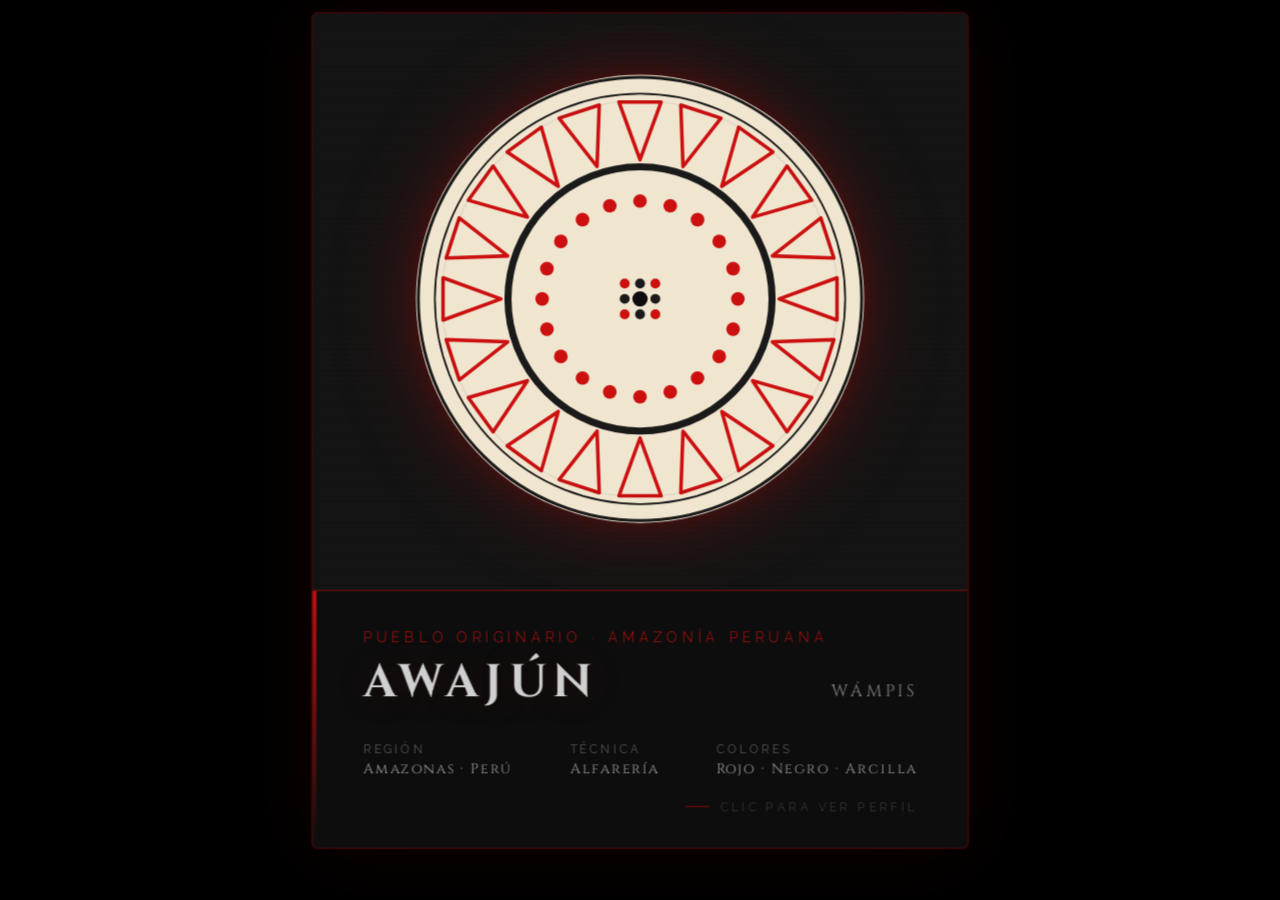
<file: assets/disenos/awajun_variant2_1.html>
<!DOCTYPE html>
<html lang="es">
<head>
<meta charset="UTF-8">
<meta name="viewport" content="width=device-width, initial-scale=1.0">
<title>Tarjeta Awajún — Variante</title>
<link href="https://fonts.googleapis.com/css2?family=Cinzel:wght@400;600;700&family=Raleway:ital,wght@0,200;0,300;0,400;1,300&display=swap" rel="stylesheet">
<style>
*, *::before, *::after { box-sizing: border-box; margin: 0; padding: 0; }

:root {
  --bg:        #1e1e1e;
  --stone:     #141414;
  --band:      #0d0d0d;
  --red:       #c81010;
  --red-hot:   #ff2020;
  --silver:    #d0d0d0;
  --silver-d:  #888;
  --gold:      #a07828;
}

body {
  min-height: 100vh;
  background: #000000;
  
  display: flex;
  flex-direction: column;
  align-items: center;
  justify-content: center;
  padding: 2rem 1rem;
  gap: 1.6rem;
  font-family: 'Raleway', sans-serif;
}

/* ══ ZIGZAG STRIPS ══ */
.zz { width: min(500px,96vw); height: 18px; }
.zz svg { width:100%; height:100%; }

/* ══ FLIP ══ */
.flip-wrap {
  width: min(500px, 96vw);
  perspective: 1400px;
  cursor: pointer;
}
.flip-inner {
  position: relative;
  width: 100%;
  transform-style: preserve-3d;
  transition: transform 0.9s cubic-bezier(0.55,0.055,0.675,0.19);
}
.flip-wrap.flipped .flip-inner {
  transform: rotateY(180deg);
  transition-timing-function: cubic-bezier(0.215,0.610,0.355,1.000);
}

/* ══ SHARED FACE ══ */
.face {
  backface-visibility: hidden;
  -webkit-backface-visibility: hidden;
  border-radius: 4px;
  overflow: hidden;
  position: relative;
  box-shadow:
    0 0 0 1px rgba(200,16,16,0.35),
    0 0 60px rgba(200,16,16,0.1),
    0 20px 80px rgba(0,0,0,0.7);
}

/* ══════════════════════════════
   FRONT — Vertical medallion
══════════════════════════════ */
.face-front {
  background: var(--bg);
  display: flex;
  flex-direction: column;
}

/* Hero section — mandala on concrete */
.hero {
  position: relative;
  width: 100%;
  aspect-ratio: 1 / 0.88;
  background: var(--stone);
  display: flex;
  align-items: center;
  justify-content: center;
  overflow: hidden;
}

/* Radial red glow behind mandala */
.hero::before {
  content: '';
  position: absolute;
  inset: 0;
  background: radial-gradient(ellipse 55% 55% at 50% 52%, rgba(180,10,10,0.18) 0%, transparent 70%);
  pointer-events: none;
}

/* Concrete scan-lines subtle overlay */
.hero::after {
  content: '';
  position: absolute;
  inset: 0;
  background: repeating-linear-gradient(
    0deg,
    transparent,
    transparent 3px,
    rgba(0,0,0,0.03) 3px,
    rgba(0,0,0,0.03) 4px
  );
  pointer-events: none;
}

.hero-svg-wrap {
  position: relative;
  z-index: 2;
  width: 78%;
  max-width: 360px;
  aspect-ratio: 1;
}

.hero-svg-wrap svg {
  width: 100%;
  height: 100%;
  overflow: visible;
  filter: drop-shadow(0 0 32px rgba(200,10,10,0.3)) drop-shadow(0 0 8px rgba(200,10,10,0.15));
}

@keyframes spin-slow { from{transform:rotate(0deg)} to{transform:rotate(360deg)} }
@keyframes spin-rev  { from{transform:rotate(0deg)} to{transform:rotate(-360deg)} }
.rg1 { transform-origin:200px 200px; animation:spin-slow 70s linear infinite; }
.rg2 { transform-origin:200px 200px; animation:spin-rev  110s linear infinite; }

@keyframes pulse-dot { 0%,100%{opacity:.75} 50%{opacity:1} }
.pd { animation:pulse-dot 2.8s ease-in-out infinite; }

/* Bottom text panel */
.front-panel {
  background: var(--band);
  padding: 1.8rem 2.4rem 1.6rem;
  display: flex;
  flex-direction: column;
  gap: 0.7rem;
  border-top: 1.5px solid rgba(200,16,16,0.5);
  position: relative;
}

/* Red accent line left */
.front-panel::before {
  content: '';
  position: absolute;
  left: 0; top: 0; bottom: 0;
  width: 3px;
  background: linear-gradient(180deg, var(--red), transparent);
}

.panel-eyebrow {
  font-weight: 300;
  font-size: 0.65rem;
  letter-spacing: 0.38em;
  text-transform: uppercase;
  color: var(--red);
}

.panel-title-row {
  display: flex;
  align-items: baseline;
  justify-content: space-between;
  gap: 1rem;
}

.panel-title {
  font-family: 'Cinzel', serif;
  font-weight: 700;
  font-size: clamp(1.5rem, 4vw, 2.2rem);
  color: var(--silver);
  letter-spacing: 0.14em;
  text-transform: uppercase;
  line-height: 1;
  text-shadow: 0 0 30px rgba(200,10,10,0.2);
}

.panel-subtitle {
  font-family: 'Cinzel', serif;
  font-weight: 400;
  font-size: 0.8rem;
  letter-spacing: 0.2em;
  text-transform: uppercase;
  color: var(--silver-d);
  white-space: nowrap;
}

.panel-rule {
  width: 100%;
  height: 0.5px;
  background: linear-gradient(90deg, rgba(200,16,16,0.6), transparent);
  margin: 0.2rem 0;
}

.panel-meta {
  display: flex;
  justify-content: space-between;
  align-items: center;
  flex-wrap: wrap;
  gap: 0.4rem;
}

.meta-item {
  display: flex;
  flex-direction: column;
  gap: 0.1rem;
}

.meta-lbl {
  font-size: 0.55rem;
  letter-spacing: 0.28em;
  text-transform: uppercase;
  color: rgba(136,136,136,0.6);
}

.meta-val {
  font-family: 'Cinzel', serif;
  font-size: 0.68rem;
  letter-spacing: 0.12em;
  color: rgba(208,208,208,0.75);
}

.cta-row {
  display: flex;
  align-items: center;
  justify-content: flex-end;
  margin-top: 0.3rem;
}

.cta-text {
  font-size: 0.58rem;
  letter-spacing: 0.3em;
  text-transform: uppercase;
  color: rgba(200,200,200,0.22);
  display: flex;
  align-items: center;
  gap: 0.5rem;
}
.cta-text::before {
  content: '';
  width: 18px; height: 1px;
  background: rgba(200,10,10,0.5);
  display: inline-block;
}

/* Ripple */
.rpl {
  position: absolute;
  border-radius: 50%;
  pointer-events: none;
  transform: translate(-50%,-50%) scale(0);
  animation: rplout 1.2s ease-out forwards;
  z-index: 20;
}
@keyframes rplout {
  0%  { transform:translate(-50%,-50%) scale(0); opacity:.8; }
  100%{ transform:translate(-50%,-50%) scale(5); opacity:0; }
}

/* ══════════════════════════════
   BACK — Profile + Details
══════════════════════════════ */
.face-back {
  position: absolute;
  inset: 0;
  transform: rotateY(180deg);
  background: var(--stone);
  display: flex;
  flex-direction: column;
}

/* Back hero — centered avatar with diamond frame */
.back-hero {
  flex: 1;
  display: flex;
  align-items: center;
  justify-content: center;
  position: relative;
  padding: 2.4rem 2rem;
  background: var(--band);
  overflow: hidden;
  gap: 3rem;
}

/* Subtle red radial behind avatar */
.back-hero::before {
  content: '';
  position: absolute;
  inset: 0;
  background: radial-gradient(ellipse 50% 80% at 28% 50%, rgba(160,10,10,0.12) 0%, transparent 65%);
  pointer-events: none;
}

/* Diamond frame around avatar */
.avatar-frame {
  position: relative;
  width: 160px;
  height: 160px;
  flex-shrink: 0;
  z-index: 2;
}

.avatar-frame svg.frame-svg {
  position: absolute;
  inset: -24px;
  width: calc(100% + 48px);
  height: calc(100% + 48px);
  pointer-events: none;
}

@keyframes spin-deco { from{transform:rotate(0deg)} to{transform:rotate(360deg)} }
.deco-g { transform-origin: 104px 104px; animation: spin-deco 28s linear infinite; }

.avatar-circle {
  width: 160px;
  height: 160px;
  border-radius: 50%;
  overflow: hidden;
  background: var(--bg);
  border: 2px solid rgba(200,200,200,0.2);
  outline: 1.5px solid rgba(200,16,16,0.5);
  outline-offset: 5px;
  display: flex;
  align-items: center;
  justify-content: center;
  position: relative;
  z-index: 1;
}

.avatar-initials {
  font-family: 'Cinzel', serif;
  font-weight: 600;
  font-size: 2.2rem;
  color: rgba(200,200,200,0.5);
  letter-spacing: .06em;
  user-select: none;
}

/* Text block beside avatar */
.back-id {
  display: flex;
  flex-direction: column;
  gap: 1rem;
  z-index: 2;
}

.back-name {
  font-family: 'Cinzel', serif;
  font-weight: 700;
  font-size: clamp(1rem, 2.5vw, 1.25rem);
  color: var(--silver);
  letter-spacing: 0.1em;
  text-transform: uppercase;
  line-height: 1.3;
  text-shadow: 0 0 24px rgba(200,10,10,0.15);
}

.back-role {
  display: flex;
  flex-direction: column;
  gap: 0.3rem;
}

.role-line {
  font-weight: 300;
  font-size: 0.7rem;
  letter-spacing: 0.22em;
  text-transform: uppercase;
  color: var(--silver-d);
  line-height: 1.6;
}

.role-uni {
  font-family: 'Cinzel', serif;
  font-size: 0.65rem;
  letter-spacing: 0.18em;
  color: var(--red);
}

.back-vertical-rule {
  width: 1px;
  height: 60px;
  background: linear-gradient(180deg, transparent, var(--red), transparent);
  flex-shrink: 0;
}

/* Detail strip at bottom */
.back-strip {
  background: var(--bg);
  border-top: 1.5px solid rgba(200,16,16,0.4);
  padding: 1.6rem 2.4rem;
  display: flex;
  flex-direction: column;
  gap: 1rem;
  position: relative;
}

.back-strip::before {
  content: '';
  position: absolute;
  left: 0; top: 0; bottom: 0;
  width: 3px;
  background: linear-gradient(180deg, var(--red), transparent);
}

.strip-eyebrow {
  font-size: 0.6rem;
  letter-spacing: 0.35em;
  text-transform: uppercase;
  color: var(--red);
  font-weight: 300;
}

.strip-grid {
  display: grid;
  grid-template-columns: 1fr 1fr;
  gap: 0.9rem 1.5rem;
}

.strip-item {
  display: flex;
  flex-direction: column;
  gap: 0.18rem;
  padding-left: 0.7rem;
  border-left: 1px solid rgba(200,16,16,0.3);
}

.strip-lbl {
  font-size: 0.55rem;
  letter-spacing: 0.25em;
  text-transform: uppercase;
  color: rgba(200,10,10,0.7);
  font-weight: 300;
}

.strip-val {
  font-size: 0.78rem;
  font-weight: 300;
  color: rgba(208,208,208,0.6);
  line-height: 1.5;
}

.back-cta {
  display: flex;
  align-items: center;
  justify-content: flex-end;
  font-size: 0.58rem;
  letter-spacing: 0.3em;
  text-transform: uppercase;
  color: rgba(200,200,200,0.2);
  gap: 0.5rem;
}
.back-cta::before {
  content: '';
  width: 18px; height: 1px;
  background: rgba(200,10,10,0.45);
  display: inline-block;
}

.hint {
  font-size: 0.68rem;
  letter-spacing: 0.28em;
  text-transform: uppercase;
  color: rgba(200,200,200,0.22);
  text-align: center;
  font-weight: 300;
  user-select: none;
}
</style>
</head>
<body>

<!-- Zigzag top -->
<div class="zz"><svg id="zz-t" viewBox="0 0 500 18" preserveAspectRatio="none" xmlns="http://www.w3.org/2000/svg"></svg></div>

<div class="flip-wrap" id="fw">
  <div class="flip-inner">

    <!-- ══ FRONT ══ -->
    <div class="face face-front">

      <div class="hero" id="heroArea">
        <div class="hero-svg-wrap">
          <svg id="msv" viewBox="0 0 400 400" xmlns="http://www.w3.org/2000/svg">
            <!-- Parchment base -->
            <circle cx="200" cy="200" r="190" fill="#f0e6d0"/>
            <!-- Outer rings -->
            <circle cx="200" cy="200" r="188" fill="none" stroke="#1a1a1a" stroke-width="2.5"/>
            <circle cx="200" cy="200" r="174" fill="none" stroke="#1a1a1a" stroke-width="1.5"/>
            <!-- Rotating triangle ring 1 -->
            <g class="rg1" id="trg1"></g>
            <!-- Inner circle -->
            <circle cx="200" cy="200" r="112" fill="#f0e6d0" stroke="#1a1a1a" stroke-width="6"/>
            <!-- Second subtle ring -->
            <circle cx="200" cy="200" r="168" fill="none" stroke="rgba(0,0,0,0.08)" stroke-width="1"/>
            <!-- Dots -->
            <g id="mdots"></g>
            <!-- Center cluster -->
            <g id="mcluster"></g>
          </svg>
        </div>
      </div>

      <div class="front-panel">
        <span class="panel-eyebrow">Pueblo originario · Amazonía peruana</span>
        <div class="panel-title-row">
          <span class="panel-title">Awajún</span>
          <span class="panel-subtitle">Wámpis</span>
        </div>
        <div class="panel-rule"></div>
        <div class="panel-meta">
          <div class="meta-item"><span class="meta-lbl">Región</span><span class="meta-val">Amazonas · Perú</span></div>
          <div class="meta-item"><span class="meta-lbl">Técnica</span><span class="meta-val">Alfarería</span></div>
          <div class="meta-item"><span class="meta-lbl">Colores</span><span class="meta-val">Rojo · Negro · Arcilla</span></div>
        </div>
        <div class="cta-row"><span class="cta-text">Clic para ver perfil</span></div>
      </div>

    </div>

    <!-- ══ BACK ══ -->
    <div class="face face-back">

      <div class="back-hero">
        <div class="avatar-frame">
          <svg class="frame-svg" id="frsvg" viewBox="0 0 208 208" xmlns="http://www.w3.org/2000/svg">
            <g class="deco-g" id="decoRing"></g>
          </svg>
          <div class="avatar-circle">
            <span class="avatar-initials">GJR</span>
          </div>
        </div>

        <div class="back-vertical-rule"></div>

        <div class="back-id">
          <p class="back-name">Gildemister<br>Julca Ramos</p>
          <div class="back-role">
            <span class="role-line">Educación<br>Tecnológica</span>
            <span class="role-uni">UNIFSLB</span>
          </div>
        </div>
      </div>

      <div class="back-strip">
        <span class="strip-eyebrow">Figura Geométrica · Diseño Awajún</span>
        <div class="strip-grid">
          <div class="strip-item">
            <span class="strip-lbl">Estructura</span>
            <span class="strip-val">Tres anillos concéntricos: cosmos, naturaleza y espíritu.</span>
          </div>
          <div class="strip-item">
            <span class="strip-lbl">Triángulos</span>
            <span class="strip-val">20 triángulos rojos que simbolizan los ciclos solares.</span>
          </div>
          <div class="strip-item">
            <span class="strip-lbl">Puntos</span>
            <span class="strip-val">Anillo circular de 20 puntos: comunidad y energía vital.</span>
          </div>
          <div class="strip-item">
            <span class="strip-lbl">Cromatología</span>
            <span class="strip-val">Rojo: fuerza. Negro: ancestros. Arcilla: tierra sagrada.</span>
          </div>
        </div>
        <div class="back-cta">Clic para volver</div>
      </div>

    </div>

  </div>
</div>

<!-- Zigzag bottom -->
<div class="zz"><svg id="zz-b" viewBox="0 0 500 18" preserveAspectRatio="none" xmlns="http://www.w3.org/2000/svg"></svg></div>

<p class="hint">↺ &nbsp; haz clic en la tarjeta para girarla</p>

<script>
/* FLIP */
document.getElementById('fw').addEventListener('click', function(){
  this.classList.toggle('flipped');
});

/* ZIGZAG */
function buildZZ(id, palette) {
  const s=document.getElementById(id), W=500, step=26;
  [[4,14],[7,11],[10,8]].forEach(([y1,y2],i)=>{
    let d=`M0,${y2}`; let up=true;
    for(let x=0;x<=W;x+=step){ d+=` L${x},${up?y1:y2}`; up=!up; }
    const p=document.createElementNS('http://www.w3.org/2000/svg','path');
    p.setAttribute('d',d); p.setAttribute('fill','none');
    p.setAttribute('stroke',palette[i]); p.setAttribute('stroke-width',1.3-i*0.2);
    p.setAttribute('stroke-linejoin','miter');
    s.appendChild(p);
  });
}
buildZZ('zz-t',['#555','#b01010','#777']);
buildZZ('zz-b',['#777','#b01010','#555']);

/* MANDALA */
const CX=200, CY=200;
const trg1=document.getElementById('trg1');
const mdots=document.getElementById('mdots');
const mcluster=document.getElementById('mcluster');

// Triangles
const N=20, oR=168, iR=118, ha=Math.PI/N*0.68;
for(let i=0;i<N;i++){
  const a=2*Math.PI*i/N-Math.PI/2;
  const x1=CX+oR*Math.cos(a-ha), y1=CY+oR*Math.sin(a-ha);
  const x2=CX+oR*Math.cos(a+ha), y2=CY+oR*Math.sin(a+ha);
  const xt=CX+iR*Math.cos(a),    yt=CY+iR*Math.sin(a);
  const p=document.createElementNS('http://www.w3.org/2000/svg','polygon');
  p.setAttribute('points',`${x1},${y1} ${x2},${y2} ${xt},${yt}`);
  p.setAttribute('fill','none'); p.setAttribute('stroke','#cc1010');
  p.setAttribute('stroke-width','3'); p.setAttribute('stroke-linejoin','round');
  trg1.appendChild(p);
}

// Dots
for(let i=0;i<20;i++){
  const a=2*Math.PI*i/20-Math.PI/2;
  const c=document.createElementNS('http://www.w3.org/2000/svg','circle');
  c.setAttribute('cx', CX+83*Math.cos(a)); c.setAttribute('cy', CY+83*Math.sin(a));
  c.setAttribute('r','5.8'); c.setAttribute('fill','#cc1010');
  c.classList.add('pd'); c.style.animationDelay=`${(i*0.14)%2.8}s`;
  mdots.appendChild(c);
}

// Center cluster
[{dx:-13,dy:-13,r:4.2,f:'#cc1010'},{dx:0,dy:-13,r:4.2,f:'#1a1a1a'},{dx:13,dy:-13,r:4.2,f:'#cc1010'},
 {dx:-13,dy:0,  r:4.2,f:'#1a1a1a'},{dx:0,dy:0,  r:6.5,f:'#0d0d0d'},{dx:13,dy:0,  r:4.2,f:'#1a1a1a'},
 {dx:-13,dy:13, r:4.2,f:'#cc1010'},{dx:0,dy:13,  r:4.2,f:'#1a1a1a'},{dx:13,dy:13, r:4.2,f:'#cc1010'},
].forEach((d,i)=>{
  const c=document.createElementNS('http://www.w3.org/2000/svg','circle');
  c.setAttribute('cx',CX+d.dx); c.setAttribute('cy',CY+d.dy); c.setAttribute('r',d.r);
  c.setAttribute('fill',d.f); c.classList.add('pd'); c.style.animationDelay=`${i*0.12}s`;
  mcluster.appendChild(c);
});

// Click ripple on hero
const hero=document.getElementById('heroArea');
hero.addEventListener('click',e=>{
  e.stopPropagation();
  document.getElementById('fw').classList.toggle('flipped');
  const r=hero.getBoundingClientRect();
  [['rgba(200,10,10,.7)',0],['rgba(200,200,200,.15)','0.2s']].forEach(([col,delay])=>{
    const el=document.createElement('div'); el.className='rpl';
    el.style.cssText=`left:${e.clientX-r.left}px;top:${e.clientY-r.top}px;width:50px;height:50px;border:1.5px solid ${col};animation-delay:${delay}`;
    hero.appendChild(el); setTimeout(()=>el.remove(),1500);
  });
});

/* DECO RING back */
const drg=document.getElementById('decoRing');
const dc=104, dn=14, doR=100, diR=82, dha=Math.PI/dn*0.62;
for(let i=0;i<dn;i++){
  const a=2*Math.PI*i/dn-Math.PI/2;
  const x1=dc+doR*Math.cos(a-dha), y1=dc+doR*Math.sin(a-dha);
  const x2=dc+doR*Math.cos(a+dha), y2=dc+doR*Math.sin(a+dha);
  const xt=dc+diR*Math.cos(a),     yt=dc+diR*Math.sin(a);
  const p=document.createElementNS('http://www.w3.org/2000/svg','polygon');
  p.setAttribute('points',`${x1},${y1} ${x2},${y2} ${xt},${yt}`);
  p.setAttribute('fill','none'); p.setAttribute('stroke','rgba(180,10,10,0.5)');
  p.setAttribute('stroke-width','1.4'); p.setAttribute('stroke-linejoin','round');
  drg.appendChild(p);
}
</script>
<script>
/* ── Awajún self-scaling: adapts to any viewport/iframe size ── */
(function(){
  var SEL = '.flip-wrap', _w = 0, _h = 0;
  // Fix body to exact viewport so the design doesn't overflow
  document.documentElement.style.height = '100%';
  document.body.style.cssText += ';height:100vh!important;overflow:hidden!important;';

  function _fit(){
    var el = document.querySelector(SEL);
    if(!el) return;
    // Read natural size only once (before any transform is applied)
    if(!_w || !_h){
      el.style.transform = 'none';
      _w = el.offsetWidth  || el.getBoundingClientRect().width  || 480;
      _h = el.offsetHeight || el.getBoundingClientRect().height || 480;
      if(_w < 20 || _h < 20){ _w = 0; _h = 0; return; }
    }
    var s = Math.min(window.innerWidth / _w, window.innerHeight / _h) * 0.92;
    el.style.transform       = 'scale(' + s + ')';
    el.style.transformOrigin = 'center center';
  }
  window.addEventListener('resize', _fit);
  // Fire multiple times: handles fonts, canvas, deferred renders
  [0, 60, 200, 500, 1200].forEach(function(t){ setTimeout(_fit, t); });
})();
</script>
</body>
</html>
</file>
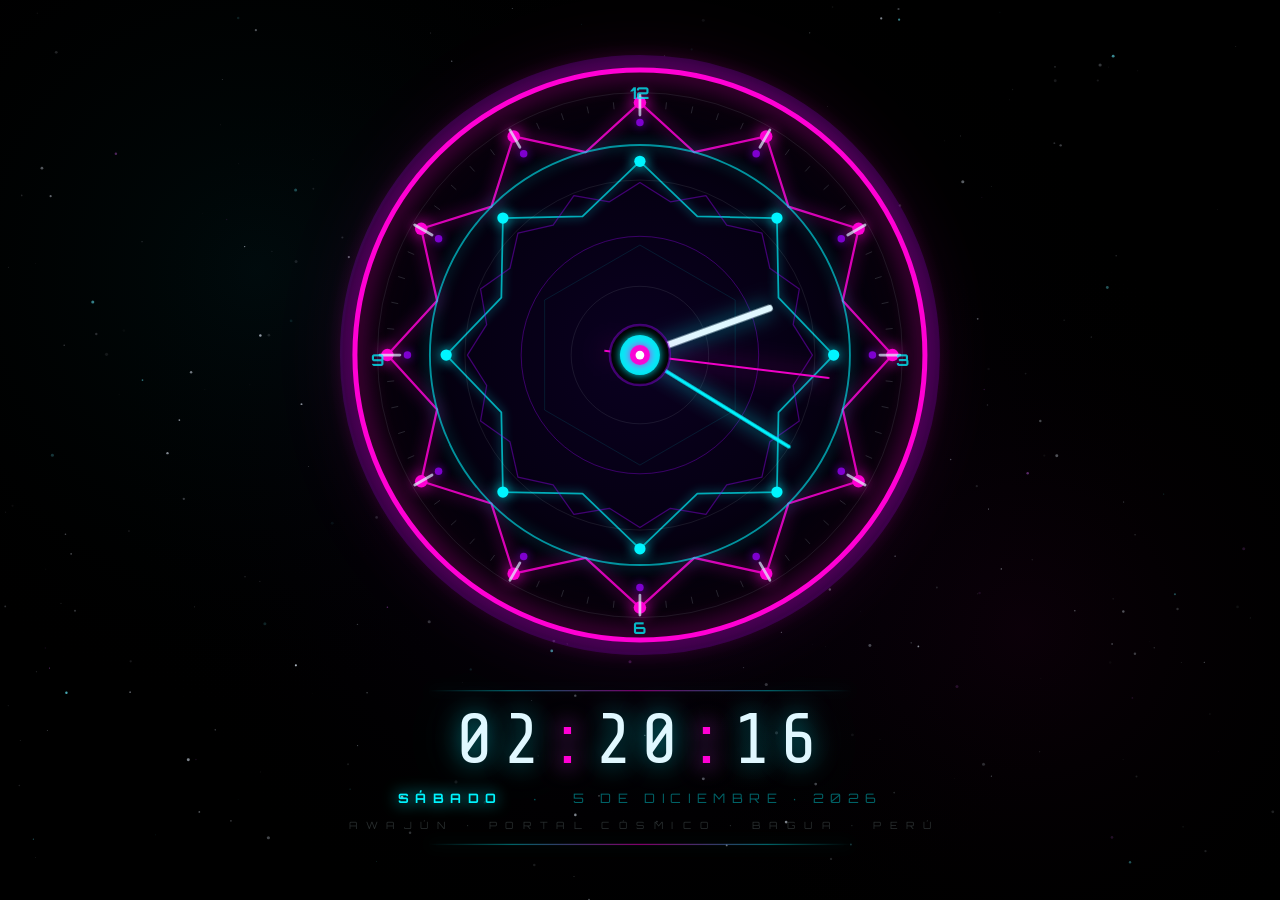
<file: assets/disenos/reloj_awajun_cosmico.html>
<!DOCTYPE html>
<html lang="es">
<head>
<meta charset="UTF-8">
<meta name="viewport" content="width=device-width, initial-scale=1.0">
<title>Reloj Awajún — Portal Cósmico</title>
<link href="https://fonts.googleapis.com/css2?family=Orbitron:wght@300;400;700;900&family=Share+Tech+Mono&display=swap" rel="stylesheet">
<style>
:root {
  --cyan:    #00f5ff;
  --magenta: #ff00d4;
  --purp:    #9b00ff;
  --blanco:  #e0f8ff;
  --dorado:  #ffe566;
}
* { margin:0; padding:0; box-sizing:border-box; }

body {
  width:100vw; height:100vh;
  background:#000;
  overflow:hidden;
  display:flex;
  align-items:center;
  justify-content:center;
  font-family:'Orbitron', sans-serif;
}

/* ── CANVAS DE ESTRELLAS ── */
#bg { position:fixed; inset:0; z-index:0; }

/* ── CONTENEDOR PRINCIPAL ── */
.scene {
  position:relative;
  z-index:1;
  display:flex;
  flex-direction:column;
  align-items:center;
  gap:28px;
}

/* ── RELOJ ── */
.clock-wrap {
  position:relative;
  width:480px;
  height:480px;
}
#svg-clock { width:100%; height:100%; overflow:visible; }

/* Capas que rotan */
.layer-a { animation: spin-a 80s linear infinite;  transform-origin:240px 240px; }
.layer-b { animation: spin-b 50s linear infinite;  transform-origin:240px 240px; }
.layer-c { animation: spin-c 35s linear infinite;  transform-origin:240px 240px; }

@keyframes spin-a { to { transform:rotate(360deg);  } }
@keyframes spin-b { to { transform:rotate(-360deg); } }
@keyframes spin-c { to { transform:rotate(360deg);  } }

/* Pulso del halo exterior */
.halo-pulse { animation: halo 3s ease-in-out infinite; transform-origin:240px 240px; }
@keyframes halo {
  0%,100% { opacity:.3; transform:scale(1);    }
  50%      { opacity:.7; transform:scale(1.03); }
}

/* Núcleo pulsante */
.nucleo-g { animation: core-pulse 2.2s ease-in-out infinite;
            transform-origin:240px 240px; }
@keyframes core-pulse {
  0%,100% { transform:scale(1);    }
  50%      { transform:scale(1.2); }
}

/* Estilos SVG */
.ring-ext-mag {
  fill:none; stroke:var(--magenta); stroke-width:4;
  filter:drop-shadow(0 0 10px var(--magenta)) drop-shadow(0 0 25px rgba(255,0,212,.3));
}
.ring-cyan {
  fill:none; stroke:var(--cyan); stroke-width:1.5; opacity:.6;
  filter:drop-shadow(0 0 5px var(--cyan));
}
.ring-purp {
  fill:none; stroke:var(--purp); stroke-width:.8; opacity:.35;
}
.ring-blanco {
  fill:none; stroke:rgba(224,248,255,.1); stroke-width:.7;
}

.star-mag  { fill:none; stroke:var(--magenta); stroke-width:1.8;
             stroke-linejoin:round; opacity:.85;
             filter:drop-shadow(0 0 6px var(--magenta)); }
.star-cyan { fill:none; stroke:var(--cyan); stroke-width:1.4;
             stroke-linejoin:round; opacity:.7;
             filter:drop-shadow(0 0 4px var(--cyan)); }
.star-purp { fill:none; stroke:var(--purp); stroke-width:1;
             stroke-linejoin:round; opacity:.4; }
.star-blanco { fill:none; stroke:rgba(224,248,255,.15); stroke-width:.8;
               stroke-linejoin:round; }

.poly-deco { fill:none; stroke:rgba(0,245,255,.12); stroke-width:.7; }

.dot-mag   { fill:var(--magenta); filter:drop-shadow(0 0 6px var(--magenta)); }
.dot-cyan  { fill:var(--cyan);    filter:drop-shadow(0 0 5px var(--cyan));    }
.dot-purp  { fill:var(--purp);    filter:drop-shadow(0 0 4px var(--purp)); opacity:.8; }
.dot-white { fill:rgba(224,248,255,.4); }

.tick-h { stroke:rgba(224,248,255,.7);  stroke-width:2.2; stroke-linecap:round; }
.tick-m { stroke:rgba(224,248,255,.15); stroke-width:.8;  stroke-linecap:round; }

.num-h {
  fill:rgba(0,245,255,.75);
  font-family:'Orbitron',sans-serif;
  font-size:13px; font-weight:700;
  dominant-baseline:central; text-anchor:middle;
}

/* Manecillas */
.hand-h {
  stroke:var(--blanco); stroke-width:5.5; stroke-linecap:round;
  filter:drop-shadow(0 0 8px rgba(0,245,255,.6));
}
.hand-m {
  stroke:var(--cyan); stroke-width:2.8; stroke-linecap:round;
  filter:drop-shadow(0 0 7px var(--cyan));
}
.hand-s {
  stroke:var(--magenta); stroke-width:1.5; stroke-linecap:round;
  filter:drop-shadow(0 0 10px var(--magenta));
}

/* ── PANEL DIGITAL ── */
.panel {
  display:flex;
  flex-direction:column;
  align-items:center;
  gap:10px;
}

.digital {
  font-family:'Share Tech Mono',monospace;
  font-size:3.6rem;
  letter-spacing:6px;
  color:var(--blanco);
  text-shadow:
    0 0 20px rgba(0,245,255,.5),
    0 0 50px rgba(0,245,255,.2);
  line-height:1;
}
.digital .ds {
  color:var(--magenta);
  filter:drop-shadow(0 0 8px var(--magenta));
  animation:blink 1s step-end infinite;
}
@keyframes blink { 50%{ opacity:0; } }

.sub-row {
  display:flex;
  align-items:center;
  gap:24px;
  font-size:.65rem;
  letter-spacing:5px;
  color:rgba(0,245,255,.4);
  text-transform:uppercase;
}
.sub-row .highlight {
  color:var(--cyan);
  filter:drop-shadow(0 0 6px var(--cyan));
  font-weight:700;
}

.linea-glow {
  width:340px; height:1px;
  background:linear-gradient(to right,
    transparent,
    rgba(0,245,255,.4) 20%,
    rgba(255,0,212,.5) 50%,
    rgba(0,245,255,.4) 80%,
    transparent
  );
  box-shadow:0 0 12px rgba(0,245,255,.2), 0 0 25px rgba(255,0,212,.15);
}

.subtxt {
  font-size:.5rem;
  letter-spacing:7px;
  color:rgba(224,248,255,.18);
  text-transform:uppercase;
  text-indent:7px;
}
</style>
</head>
<body>

<!-- CANVAS ESTRELLAS -->
<canvas id="bg"></canvas>

<div class="scene">

  <!-- RELOJ -->
  <div class="clock-wrap">
    <svg id="svg-clock" viewBox="0 0 480 480" xmlns="http://www.w3.org/2000/svg">

      <defs>
        <!-- Gradiente radial para el fondo del reloj -->
        <radialGradient id="bgGrad" cx="50%" cy="50%" r="50%">
          <stop offset="0%"   stop-color="#0a0020"/>
          <stop offset="60%"  stop-color="#050012"/>
          <stop offset="100%" stop-color="#000"/>
        </radialGradient>

        <!-- Filtros -->
        <filter id="gm" x="-60%" y="-60%" width="220%" height="220%">
          <feGaussianBlur stdDeviation="4" result="b"/>
          <feMerge><feMergeNode in="b"/><feMergeNode in="SourceGraphic"/></feMerge>
        </filter>
        <filter id="gc" x="-60%" y="-60%" width="220%" height="220%">
          <feGaussianBlur stdDeviation="3.5" result="b"/>
          <feMerge><feMergeNode in="b"/><feMergeNode in="SourceGraphic"/></feMerge>
        </filter>
        <filter id="gp" x="-60%" y="-60%" width="220%" height="220%">
          <feGaussianBlur stdDeviation="3" result="b"/>
          <feMerge><feMergeNode in="b"/><feMergeNode in="SourceGraphic"/></feMerge>
        </filter>
        <filter id="gd" x="-60%" y="-60%" width="220%" height="220%">
          <feGaussianBlur stdDeviation="2.5" result="b"/>
          <feMerge><feMergeNode in="b"/><feMergeNode in="SourceGraphic"/></feMerge>
        </filter>
      </defs>

      <!-- Fondo circular -->
      <circle cx="240" cy="240" r="238" fill="url(#bgGrad)"/>

      <!-- ══ HALO EXTERIOR PULSANTE ══ -->
      <g class="halo-pulse">
        <circle cx="240" cy="240" r="234" fill="none"
          stroke="rgba(155,0,255,0.2)" stroke-width="12"/>
      </g>

      <!-- Anillo magenta exterior -->
      <circle cx="240" cy="240" r="228" class="ring-ext-mag"/>

      <!-- ══ CAPA A: gira lento horario ══ -->
      <g class="layer-a">
        <!-- Estrella de 12 puntas magenta exterior -->
        <polygon id="star-a" class="star-mag"/>
        <!-- Puntos en puntas -->
        <g id="dots-a"></g>
      </g>

      <!-- ══ CAPA B: gira lento antihorario ══ -->
      <g class="layer-b">
        <!-- Estrella de 8 puntas cyan -->
        <polygon id="star-b" class="star-cyan"/>
        <!-- Anillo cyan -->
        <circle cx="240" cy="240" r="168" class="ring-cyan"/>
        <!-- Puntos -->
        <g id="dots-b"></g>
      </g>

      <!-- ══ CAPA C: gira lento horario ══ -->
      <g class="layer-c">
        <!-- Estrella de 16 puntas purpura, fina -->
        <polygon id="star-c" class="star-purp"/>
        <!-- Polígono decorativo 6 lados -->
        <polygon id="poly-deco" class="poly-deco"/>
      </g>

      <!-- ══ ESTÁTICOS ══ -->
      <!-- Anillos interiores -->
      <circle cx="240" cy="240" r="210" class="ring-blanco"/>
      <circle cx="240" cy="240" r="140" class="ring-blanco"/>
      <circle cx="240" cy="240" r="95"  class="ring-purp"/>
      <circle cx="240" cy="240" r="55"  class="ring-blanco"/>

      <!-- TICKS -->
      <g id="ticks"></g>

      <!-- Puntos de hora fijos (cyan, sobre ticks mayores) -->
      <g id="dots-hora"></g>

      <!-- NÚMEROS -->
      <text x="240" y="30"  class="num-h">12</text>
      <text x="450" y="244" class="num-h">3</text>
      <text x="240" y="458" class="num-h">6</text>
      <text x="30"  y="244" class="num-h">9</text>

      <!-- ══ MANECILLAS — pivot (240,240) ══ -->
      <line id="hand-h" x1="240" y1="240" x2="240" y2="130" class="hand-h"/>
      <line id="hand-m" x1="240" y1="240" x2="240" y2="100" class="hand-m"/>
      <line id="hand-s" x1="240" y1="268" x2="240" y2="88"  class="hand-s" filter="url(#gm)"/>

      <!-- ══ NÚCLEO ══ -->
      <g class="nucleo-g">
        <circle cx="240" cy="240" r="24" fill="#000"
          stroke="rgba(155,0,255,0.4)" stroke-width="2"/>
        <circle cx="240" cy="240" r="16" fill="rgba(0,245,255,0.9)"
          filter="url(#gc)"/>
        <circle cx="240" cy="240" r="8"  fill="rgba(255,0,212,0.95)"
          filter="url(#gm)"/>
        <circle cx="240" cy="240" r="3.5" fill="#fff"/>
      </g>

    </svg>
  </div>

  <!-- PANEL DIGITAL -->
  <div class="panel">
    <div class="linea-glow"></div>
    <div class="digital">
      <span id="hh">00</span><span class="ds">:</span><span
            id="mm">00</span><span class="ds">:</span><span id="ss">00</span>
    </div>
    <div class="sub-row">
      <span id="diasem" class="highlight">MARTES</span>
      <span>·</span>
      <span id="fstr">31 DE MARZO · 2026</span>
    </div>
    <div class="subtxt">Awajún · Portal Cósmico · Bagua · Perú</div>
    <div class="linea-glow"></div>
  </div>

</div><!-- /scene -->

<script>
/* ════════════════════════════════════════
   GEOMETRÍA PERFECTA
   Centro: (240,240)  ViewBox: 480×480
════════════════════════════════════════ */
const CX = 240, CY = 240;
const rad = d => d * Math.PI / 180;
const pt  = (r, deg) => ({
  x: CX + r * Math.cos(rad(deg)),
  y: CY + r * Math.sin(rad(deg))
});

function starPts(outerR, innerR, n, startDeg) {
  const pts = [];
  for (let i = 0; i < n * 2; i++) {
    const ang = startDeg + i * (180 / n);
    const r   = i % 2 === 0 ? outerR : innerR;
    const p   = pt(r, ang);
    pts.push(`${p.x.toFixed(3)},${p.y.toFixed(3)}`);
  }
  return pts.join(' ');
}

function polyPts(r, n, startDeg) {
  const pts = [];
  for (let i = 0; i < n; i++) {
    const p = pt(r, startDeg + i * (360 / n));
    pts.push(`${p.x.toFixed(3)},${p.y.toFixed(3)}`);
  }
  return pts.join(' ');
}

/* CAPA A — 12 puntas magenta, radio 202 / 168 */
document.getElementById('star-a').setAttribute('points', starPts(202, 168, 12, -90));

/* CAPA B — 8 puntas cyan, radio 155 / 120 */
document.getElementById('star-b').setAttribute('points', starPts(155, 120, 8, -90));

/* CAPA C — 16 puntas purpura fina, radio 138 / 125 */
document.getElementById('star-c').setAttribute('points', starPts(138, 125, 16, -90));

/* Polígono 6 lados decorativo */
document.getElementById('poly-deco').setAttribute('points', polyPts(88, 6, -90));

/* PUNTOS en las 12 puntas de capa A (magenta) */
const dotsAG = document.getElementById('dots-a');
for (let i = 0; i < 12; i++) {
  const p = pt(202, -90 + i * 30);
  const c = document.createElementNS('http://www.w3.org/2000/svg','circle');
  c.setAttribute('cx', p.x.toFixed(3));
  c.setAttribute('cy', p.y.toFixed(3));
  c.setAttribute('r',  '5');
  c.setAttribute('class','dot-mag');
  c.setAttribute('filter','url(#gm)');
  dotsAG.appendChild(c);
}

/* PUNTOS en las 8 puntas de capa B (cyan) */
const dotsBG = document.getElementById('dots-b');
for (let i = 0; i < 8; i++) {
  const p = pt(155, -90 + i * 45);
  const c = document.createElementNS('http://www.w3.org/2000/svg','circle');
  c.setAttribute('cx', p.x.toFixed(3));
  c.setAttribute('cy', p.y.toFixed(3));
  c.setAttribute('r',  '4.5');
  c.setAttribute('class','dot-cyan');
  c.setAttribute('filter','url(#gc)');
  dotsBG.appendChild(c);
}

/* TICKS */
const ticksG = document.getElementById('ticks');
for (let i = 0; i < 60; i++) {
  const deg   = -90 + i * 6;
  const major = i % 5 === 0;
  const r1    = major ? 192 : 198;
  const r2    = major ? 208 : 203;
  const p1 = pt(r1, deg), p2 = pt(r2, deg);
  const ln = document.createElementNS('http://www.w3.org/2000/svg','line');
  ln.setAttribute('x1', p1.x.toFixed(3)); ln.setAttribute('y1', p1.y.toFixed(3));
  ln.setAttribute('x2', p2.x.toFixed(3)); ln.setAttribute('y2', p2.y.toFixed(3));
  ln.setAttribute('class', major ? 'tick-h' : 'tick-m');
  ticksG.appendChild(ln);
}

/* PUNTOS HORA fijos (posición de ticks mayores, cyan pequeños) */
const dotsH = document.getElementById('dots-hora');
for (let i = 0; i < 12; i++) {
  const p = pt(186, -90 + i * 30);
  const c = document.createElementNS('http://www.w3.org/2000/svg','circle');
  c.setAttribute('cx', p.x.toFixed(3));
  c.setAttribute('cy', p.y.toFixed(3));
  c.setAttribute('r',  '3');
  c.setAttribute('class','dot-purp');
  c.setAttribute('filter','url(#gp)');
  dotsH.appendChild(c);
}

/* ════════════════════════════════════════
   RELOJ FUNCIONAL
════════════════════════════════════════ */
const handH = document.getElementById('hand-h');
const handM = document.getElementById('hand-m');
const handS = document.getElementById('hand-s');
const elHH  = document.getElementById('hh');
const elMM  = document.getElementById('mm');
const elSS  = document.getElementById('ss');
const elDia = document.getElementById('diasem');
const elFst = document.getElementById('fstr');

const DIAS  = ['DOMINGO','LUNES','MARTES','MIÉRCOLES','JUEVES','VIERNES','SÁBADO'];
const MESES = ['ENERO','FEBRERO','MARZO','ABRIL','MAYO','JUNIO',
               'JULIO','AGOSTO','SEPTIEMBRE','OCTUBRE','NOVIEMBRE','DICIEMBRE'];
const pad   = n => n < 10 ? '0'+n : ''+n;

function rotar(el, deg) {
  el.style.transformOrigin = `${CX}px ${CY}px`;
  el.style.transform = `rotate(${deg.toFixed(5)}deg)`;
}

function tick() {
  const now = new Date();
  const s = now.getSeconds(), ms = now.getMilliseconds();
  const m = now.getMinutes(), h  = now.getHours();
  elHH.textContent = pad(h);
  elMM.textContent = pad(m);
  elSS.textContent = pad(s);
  elDia.textContent = DIAS[now.getDay()];
  elFst.textContent = `${now.getDate()} DE ${MESES[now.getMonth()]} · ${now.getFullYear()}`;
  const sf = s + ms / 1000;
  const mf = m + sf / 60;
  const hf = (h % 12) + mf / 60;
  rotar(handS, sf * 6);
  rotar(handM, mf * 6);
  rotar(handH, hf * 30);
}

(function loop() { tick(); requestAnimationFrame(loop); })();

/* ════════════════════════════════════════
   CANVAS DE ESTRELLAS
════════════════════════════════════════ */
const canvas = document.getElementById('bg');
const ctx    = canvas.getContext('2d');

function resize() {
  canvas.width  = window.innerWidth;
  canvas.height = window.innerHeight;
}
resize();
window.addEventListener('resize', resize);

/* Genera estrellas aleatorias */
const STARS = Array.from({length: 280}, () => ({
  x:     Math.random(),
  y:     Math.random(),
  r:     Math.random() * 1.4 + 0.2,
  alpha: Math.random() * 0.7 + 0.1,
  speed: Math.random() * 0.0008 + 0.0002,
  phase: Math.random() * Math.PI * 2,
  hue:   Math.random() < 0.15 ? (Math.random() < 0.5 ? 300 : 180) : 0
}));

/* Nebulosa de fondo */
function drawNebula(t) {
  const W = canvas.width, H = canvas.height;
  /* Halo central purpura */
  const g1 = ctx.createRadialGradient(W/2, H/2, 0, W/2, H/2, W * 0.42);
  g1.addColorStop(0,   `rgba(100,0,200,${0.10 + 0.04 * Math.sin(t * 0.0004)})`);
  g1.addColorStop(0.5, 'rgba(50,0,100,0.05)');
  g1.addColorStop(1,   'rgba(0,0,0,0)');
  ctx.fillStyle = g1;
  ctx.fillRect(0, 0, W, H);

  /* Halo cyan lateral */
  const g2 = ctx.createRadialGradient(W*0.2, H*0.3, 0, W*0.2, H*0.3, W * 0.35);
  g2.addColorStop(0,   'rgba(0,180,200,0.06)');
  g2.addColorStop(1,   'rgba(0,0,0,0)');
  ctx.fillStyle = g2;
  ctx.fillRect(0, 0, W, H);

  /* Halo magenta */
  const g3 = ctx.createRadialGradient(W*0.8, H*0.7, 0, W*0.8, H*0.7, W * 0.3);
  g3.addColorStop(0,   'rgba(200,0,150,0.05)');
  g3.addColorStop(1,   'rgba(0,0,0,0)');
  ctx.fillStyle = g3;
  ctx.fillRect(0, 0, W, H);
}

function animBG(t) {
  const W = canvas.width, H = canvas.height;
  ctx.clearRect(0, 0, W, H);
  drawNebula(t);

  /* Estrellas */
  STARS.forEach(s => {
    const br = s.alpha * (0.6 + 0.4 * Math.sin(t * s.speed * 1000 + s.phase));
    ctx.beginPath();
    ctx.arc(s.x * W, s.y * H, s.r, 0, Math.PI * 2);
    if (s.hue === 300) {
      ctx.fillStyle = `rgba(220,100,255,${br})`;
    } else if (s.hue === 180) {
      ctx.fillStyle = `rgba(100,240,255,${br})`;
    } else {
      ctx.fillStyle = `rgba(230,240,255,${br})`;
    }
    ctx.fill();
  });

  requestAnimationFrame(animBG);
}
requestAnimationFrame(animBG);
</script>
<script>
/* ── Awajún self-scaling: adapts to any viewport/iframe size ── */
(function(){
  // Known natural dims: clock-wrap 480x480 + gap 28 + digital panel ≈ 648 total height
  var SEL = '.scene', NAT_W = 480, NAT_H = 648;
  function _fit(){
    var el = document.querySelector(SEL);
    if(!el) return;
    // Re-measure every time (scene grows as fonts/canvas render)
    el.style.transform = 'none';
    var mW = el.offsetWidth  || NAT_W;
    var mH = el.offsetHeight || NAT_H;
    // Use the larger of measured vs hardcoded to avoid clipping the panel
    var w = Math.max(mW, NAT_W);
    var h = Math.max(mH, NAT_H);
    var s = Math.min(window.innerWidth / w, window.innerHeight / h) * 0.90;
    el.style.transform       = 'scale(' + s + ')';
    el.style.transformOrigin = 'center center';
  }
  window.addEventListener('resize', _fit);
  [0, 60, 200, 500, 1200, 2500].forEach(function(t){ setTimeout(_fit, t); });
})();
</script>
</body>
</html>
</file>
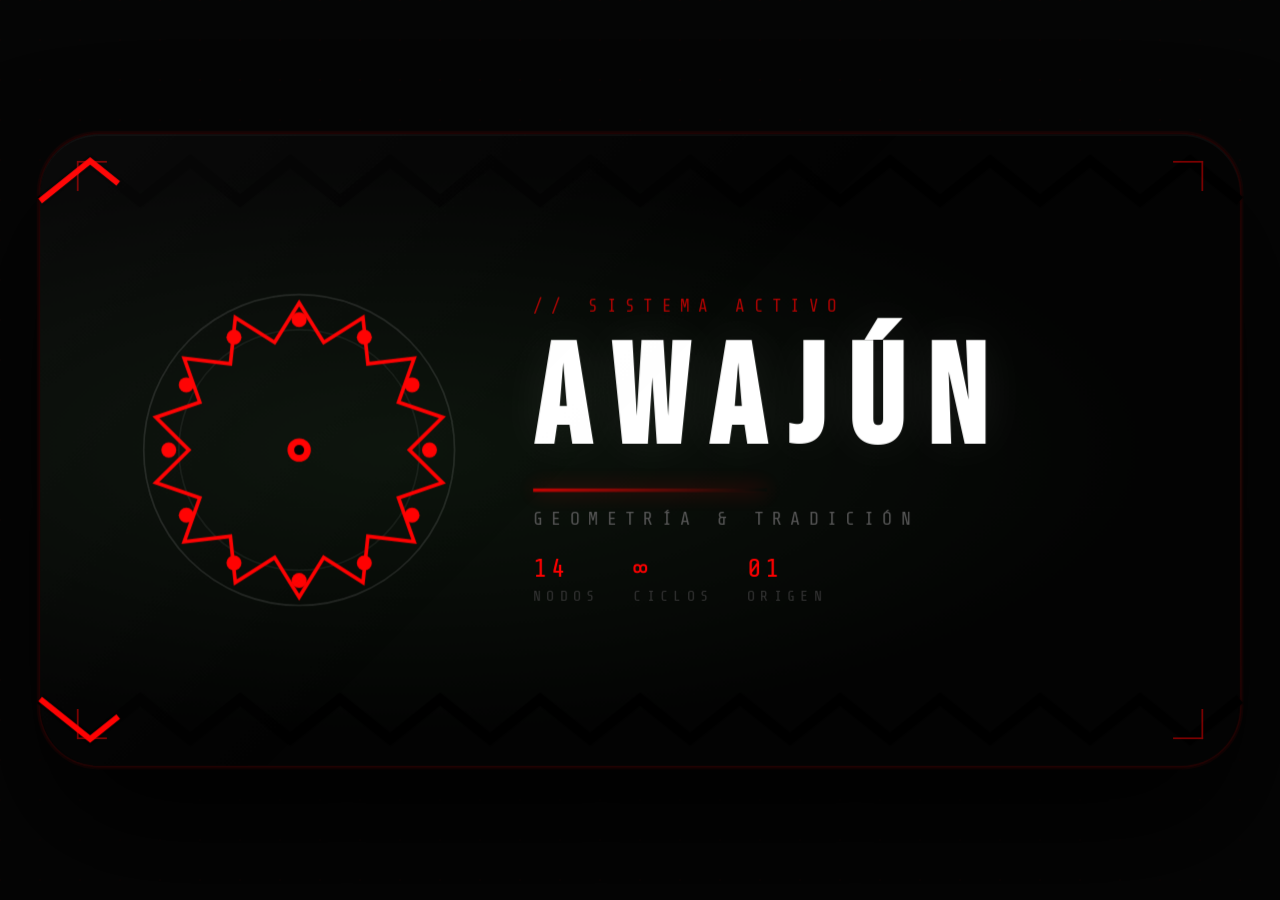
<file: assets/disenos/tarjeta_awajun_quantica.html>
<!DOCTYPE html>
<html lang="es">
<head>
  <meta charset="UTF-8">
  <meta name="viewport" content="width=device-width, initial-scale=1.0">
  <title>AWAJÚN — Interfaz Cuántica</title>
  <link href="https://fonts.googleapis.com/css2?family=Bebas+Neue&family=Share+Tech+Mono&display=swap" rel="stylesheet">
  <style>
    :root {
      --rojo:       #ff0000;
      --rojo-dim:   rgba(255,0,0,0.15);
      --rojo-glow:  rgba(255,0,0,0.6);
      --blanco:     #ffffff;
      --gris:       #444;
      --negro:      #000000;
      --pulso:      2.8s;
    }

    *, *::before, *::after { box-sizing: border-box; margin: 0; padding: 0; }

    body {
      background: #050505;
      min-height: 100vh;
      display: flex;
      justify-content: center;
      align-items: center;
      font-family: 'Share Tech Mono', monospace;
      perspective: 1600px;
      overflow: hidden;
    }

    /* ─── ESCENA 3D ─── */
    .escena {
      transform-style: preserve-3d;
    }

    /* ─── TARJETA ─── */
    .tarjeta {
      width: 720px;
      height: 380px;
      background: radial-gradient(ellipse at 30% 50%, #0d150d 0%, #030303 65%);
      border-radius: 36px;
      border: 1px solid rgba(255,0,0,0.12);
      display: flex;
      flex-direction: column;
      position: relative;
      transform-style: preserve-3d;
      transition: transform 0.08s ease-out;
      box-shadow:
        0 0 0 1px rgba(255,0,0,0.06),
        0 40px 80px rgba(0,0,0,0.9),
        inset 0 1px 0 rgba(255,255,255,0.04);
    }

    /* ─── REFLEJO GLASS ─── */
    .glass {
      position: absolute;
      inset: 0;
      border-radius: 36px;
      background: linear-gradient(135deg, rgba(255,255,255,0.03) 0%, transparent 50%);
      pointer-events: none;
      z-index: 10;
    }

    /* ─── BORDES ZIGZAG ─── */
    .borde-svg {
      width: 100%;
      height: 56px;
      overflow: visible;
      display: block;
      flex-shrink: 0;
    }

    .linea-base  { stroke: var(--rojo); stroke-width: 2.5; fill: none; opacity: 0.18; }
    .linea-negro { stroke: var(--negro); stroke-width: 6; fill: none; }
    .linea-glow  {
      stroke: var(--rojo);
      stroke-width: 3.5;
      fill: none;
      stroke-dasharray: 60 900;
      stroke-dashoffset: 0;
    }
    .glow-top    { animation: sweep-top  6s linear infinite; }
    .glow-bot    { animation: sweep-bot  6s linear infinite reverse; }

    @keyframes sweep-top { to { stroke-dashoffset: -960; } }
    @keyframes sweep-bot { to { stroke-dashoffset: -960; } }

    /* ─── CUERPO ─── */
    .cuerpo {
      flex: 1;
      display: flex;
      align-items: center;
      padding: 0 55px;
      gap: 40px;
    }

    /* ─── NÚCLEO SVG ─── */
    .wrap-nucleo {
      flex: 0 0 200px;
      height: 200px;
      transform: translateZ(45px);
    }

    .svg-nucleo {
      width: 100%;
      height: 100%;
      overflow: visible;
    }

    /* Anillos sutiles */
    .anillo { fill: none; stroke: white; stroke-width: 1; opacity: 0.12; }

    /* Estrella dentada — generada por JS */
    .estrella-dentada {
      fill: none;
      stroke: var(--rojo);
      stroke-width: 2.2;
      stroke-linejoin: miter;
      animation: pulsar var(--pulso) ease-in-out infinite;
    }

    /* Puntos orbitales */
    .punto-orbital {
      fill: var(--rojo);
      animation: rotar-orbita 22s linear infinite;
      transform-origin: 100px 100px;
    }

    /* Núcleo central */
    .nucleo-centro {
      animation: latir var(--pulso) ease-in-out infinite;
      transform-origin: 100px 100px;
    }

    @keyframes pulsar {
      0%,100% { opacity: 0.45; filter: drop-shadow(0 0 4px var(--rojo)); }
      14%     { opacity: 1;    filter: drop-shadow(0 0 14px var(--rojo)) brightness(1.4); }
    }
    @keyframes rotar-orbita {
      from { transform: rotate(0deg); }
      to   { transform: rotate(360deg); }
    }
    @keyframes latir {
      0%,100% { transform: scale(1); filter: drop-shadow(0 0 4px var(--rojo)); }
      14%     { transform: scale(1.18); filter: drop-shadow(0 0 18px var(--rojo)); }
    }

    /* ─── TEXTO ─── */
    .col-texto {
      flex: 1;
      display: flex;
      flex-direction: column;
      gap: 10px;
    }

    .etiqueta-top {
      color: var(--rojo);
      font-size: 0.65rem;
      letter-spacing: 5px;
      opacity: 0.7;
      text-transform: uppercase;
    }

    .titulo {
      font-family: 'Bebas Neue', sans-serif;
      font-size: 5.2rem;
      color: var(--blanco);
      letter-spacing: 14px;
      line-height: 1;
      text-shadow: 0 0 30px rgba(255,255,255,0.08);
    }

    .divisor {
      width: 140px;
      height: 2px;
      background: linear-gradient(90deg, var(--rojo) 0%, transparent 100%);
      box-shadow: 0 0 12px var(--rojo-glow);
      opacity: 0.8;
    }

    .tagline {
      color: #555;
      font-size: 0.68rem;
      letter-spacing: 5px;
      text-transform: uppercase;
    }

    .datos {
      display: flex;
      gap: 20px;
      margin-top: 4px;
    }

    .dato {
      display: flex;
      flex-direction: column;
      gap: 2px;
    }
    .dato-num {
      color: var(--rojo);
      font-size: 1rem;
      letter-spacing: 2px;
    }
    .dato-lab {
      color: #333;
      font-size: 0.55rem;
      letter-spacing: 3px;
      text-transform: uppercase;
    }

    /* ─── MARCADOR ESQUINA ─── */
    .esquina {
      position: absolute;
      width: 18px;
      height: 18px;
      border-color: var(--rojo);
      border-style: solid;
      opacity: 0.5;
    }
    .esq-tl { top: 16px; left: 22px; border-width: 1.5px 0 0 1.5px; }
    .esq-tr { top: 16px; right: 22px; border-width: 1.5px 1.5px 0 0; }
    .esq-bl { bottom: 16px; left: 22px; border-width: 0 0 1.5px 1.5px; }
    .esq-br { bottom: 16px; right: 22px; border-width: 0 1.5px 1.5px 0; }

    /* ─── PARTÍCULAS DE FONDO ─── */
    .bg-dots {
      position: fixed;
      inset: 0;
      pointer-events: none;
      z-index: -1;
    }
  </style>
</head>
<body>

  <!-- Fondo punteado muy sutil -->
  <canvas class="bg-dots" id="bgCanvas"></canvas>

  <div class="escena" id="escena">
    <div class="tarjeta" id="tarjeta">
      <div class="glass"></div>

      <!-- Marcadores de esquina -->
      <div class="esquina esq-tl"></div>
      <div class="esquina esq-tr"></div>
      <div class="esquina esq-bl"></div>
      <div class="esquina esq-br"></div>

      <!-- BORDE SUPERIOR -->
      <svg class="borde-svg" viewBox="0 0 720 56" preserveAspectRatio="none">
        <defs>
          <path id="zz-top"
            d="M0 40 L30 16 L60 40 L90 16 L120 40 L150 16 L180 40 L210 16 L240 40
               L270 16 L300 40 L330 16 L360 40 L390 16 L420 40 L450 16 L480 40
               L510 16 L540 40 L570 16 L600 40 L630 16 L660 40 L690 16 L720 40"/>
        </defs>
        <use href="#zz-top" class="linea-base" />
        <use href="#zz-top" class="linea-negro" />
        <use href="#zz-top" class="linea-glow glow-top" />
      </svg>

      <!-- CUERPO CENTRAL -->
      <div class="cuerpo">

        <!-- Núcleo geométrico -->
        <div class="wrap-nucleo">
          <svg viewBox="0 0 200 200" class="svg-nucleo" id="svgNucleo">
            <!-- Anillos -->
            <circle cx="100" cy="100" r="93" class="anillo" />
            <circle cx="100" cy="100" r="72" class="anillo" style="opacity:.07" />

            <!-- Estrella dentada — path generado por JS -->
            <path id="dientesPath" class="estrella-dentada" />

            <!-- Puntos orbitales -->
            <g class="punto-orbital" id="puntosOrbitales"></g>

            <!-- Núcleo central -->
            <g class="nucleo-centro">
              <circle cx="100" cy="100" r="7" fill="#ff0000" />
              <circle cx="100" cy="100" r="3" fill="#000" />
            </g>
          </svg>
        </div>

        <!-- Columna de texto -->
        <div class="col-texto">
          <span class="etiqueta-top">// sistema activo</span>
          <h1 class="titulo">AWAJÚN</h1>
          <div class="divisor"></div>
          <p class="tagline">Geometría &amp; Tradición</p>
          <div class="datos">
            <div class="dato">
              <span class="dato-num">14</span>
              <span class="dato-lab">Nodos</span>
            </div>
            <div class="dato">
              <span class="dato-num">∞</span>
              <span class="dato-lab">Ciclos</span>
            </div>
            <div class="dato">
              <span class="dato-num">01</span>
              <span class="dato-lab">Origen</span>
            </div>
          </div>
        </div>

      </div>

      <!-- BORDE INFERIOR -->
      <svg class="borde-svg" viewBox="0 0 720 56" preserveAspectRatio="none">
        <defs>
          <path id="zz-bot"
            d="M0 16 L30 40 L60 16 L90 40 L120 16 L150 40 L180 16 L210 40 L240 16
               L270 40 L300 16 L330 40 L360 16 L390 40 L420 16 L450 40 L480 16
               L510 40 L540 16 L570 40 L600 16 L630 40 L660 16 L690 40 L720 16"/>
        </defs>
        <use href="#zz-bot" class="linea-base" />
        <use href="#zz-bot" class="linea-negro" />
        <use href="#zz-bot" class="linea-glow glow-bot" />
      </svg>

    </div>
  </div>

  <script>
    /* ── GENERA LA ESTRELLA DENTADA ── */
    function generarDientes(cx, cy, rExt, rInt, nDientes) {
      const pts = [];
      const total = nDientes * 2;
      for (let i = 0; i < total; i++) {
        const ang = (Math.PI * 2 * i) / total - Math.PI / 2;
        const r   = i % 2 === 0 ? rExt : rInt;
        pts.push([cx + r * Math.cos(ang), cy + r * Math.sin(ang)]);
      }
      return 'M ' + pts.map(p => p[0].toFixed(2) + ' ' + p[1].toFixed(2)).join(' L ') + ' Z';
    }

    document.getElementById('dientesPath').setAttribute('d',
      generarDientes(100, 100, 88, 66, 14)
    );

    /* ── GENERA PUNTOS ORBITALES ── */
    (function() {
      const g = document.getElementById('puntosOrbitales');
      const n = 12, r = 78;
      for (let i = 0; i < n; i++) {
        const ang = (Math.PI * 2 * i) / n;
        const x = 100 + r * Math.cos(ang);
        const y = 100 + r * Math.sin(ang);
        const c = document.createElementNS('http://www.w3.org/2000/svg', 'circle');
        c.setAttribute('cx', x.toFixed(2));
        c.setAttribute('cy', y.toFixed(2));
        c.setAttribute('r', '4.5');
        c.setAttribute('fill', '#ff0000');
        g.appendChild(c);
      }
    })();

    /* ── INCLINACIÓN 3D ── */
    const tarjeta = document.getElementById('tarjeta');
    document.addEventListener('mousemove', e => {
      const ry = (window.innerWidth  / 2 - e.clientX) / 28;
      const rx = (window.innerHeight / 2 - e.clientY) / 28;
      tarjeta.style.transform = `rotateY(${ry}deg) rotateX(${rx}deg)`;
    });
    document.addEventListener('mouseleave', () => {
      tarjeta.style.transform = 'rotateY(0deg) rotateX(0deg)';
    });

    /* ── FONDO PUNTEADO SUTIL ── */
    (function() {
      const cv = document.getElementById('bgCanvas');
      const ctx = cv.getContext('2d');
      function resize() {
        cv.width  = window.innerWidth;
        cv.height = window.innerHeight;
        ctx.clearRect(0, 0, cv.width, cv.height);
        const sp = 40;
        for (let x = 0; x < cv.width;  x += sp)
        for (let y = 0; y < cv.height; y += sp) {
          ctx.beginPath();
          ctx.arc(x, y, 0.8, 0, Math.PI * 2);
          ctx.fillStyle = 'rgba(255,0,0,0.08)';
          ctx.fill();
        }
      }
      resize();
      window.addEventListener('resize', resize);
    })();
  </script>
<script>
/* ── Awajún self-scaling: adapts to any viewport/iframe size ── */
(function(){
  var SEL = '.tarjeta', NAT_W = 720, NAT_H = 380;
  // Fix body to exact viewport so the design doesn't overflow
  document.documentElement.style.height = '100%';
  document.body.style.cssText += ';height:100vh!important;overflow:hidden!important;';

  function _fit(){
    var el = document.querySelector(SEL);
    if(!el) return;
    var s = Math.min(window.innerWidth / NAT_W, window.innerHeight / NAT_H) * 0.94;
    el.style.transform       = 'scale(' + s + ')';
    el.style.transformOrigin = 'center center';
  }
  window.addEventListener('resize', _fit);
  [0, 60, 200, 500].forEach(function(t){ setTimeout(_fit, t); });
})();
</script>
</body>
</html>
</file>
<file: css/awajun.css>
:root{
  --bg:#040814;
  --bg-soft:#0a1020;
  --panel:rgba(9,15,30,.76);
  --panel-strong:rgba(10,16,28,.92);
  --line:rgba(160,210,255,.12);
  --text:#eef4ff;
  --muted:#9fb1cb;
  --accent:#2d84ff;
  --accent-soft:rgba(45,132,255,.16);
  --glow:rgba(45,132,255,.28);
  --font-display:'Montserrat', sans-serif;
  --font-heading:'Cinzel', serif;
  --font-body:'Raleway', sans-serif;
  --font-ui:'Montserrat', sans-serif;
  --font-kicker:'Alumni Sans Pinstripe', sans-serif;
  --font-accent:'Bungee Hairline', sans-serif;
  --radius:24px;
  --shadow:0 20px 70px rgba(0,0,0,.35);
}
*{box-sizing:border-box;margin:0;padding:0}
html{scroll-behavior:smooth}
body{
  font-family:var(--font-body);
  background:
    radial-gradient(circle at 15% 15%, rgba(0,255,231,.06), transparent 22%),
    radial-gradient(circle at 85% 18%, var(--accent-soft), transparent 25%),
    linear-gradient(180deg,#020611 0%, #070d1c 48%, #030712 100%);
  color:var(--text);
  overflow-x:hidden;
}
body::before{
  content:''; position:fixed; inset:0; pointer-events:none; z-index:0;
  background-image:
    linear-gradient(rgba(255,255,255,.028) 1px, transparent 1px),
    linear-gradient(90deg, rgba(255,255,255,.028) 1px, transparent 1px);
  background-size:44px 44px;
  mask-image:linear-gradient(180deg, rgba(0,0,0,.45), rgba(0,0,0,.12));
}
a{color:inherit;text-decoration:none}
/* Drag hint pulse on hero preview zone */
.hero-preview-zone{
  user-select:none;
  -webkit-user-select:none;
}
.hero-preview-shell.is-dragging{
  transition:none!important;
  box-shadow:0 28px 90px rgba(0,0,0,.4), 0 0 60px var(--glow)!important;
}

button{font:inherit;color:inherit;background:none;border:0;cursor:pointer}
img{max-width:100%;display:block}

.page-shell{position:relative;z-index:1}

.awajun-topbar{
  position:sticky; top:0; z-index:20;
  display:flex; align-items:center; justify-content:space-between; gap:1rem;
  padding:1rem 1.35rem;
  background:rgba(4,8,20,.78);
  backdrop-filter:blur(16px);
  border-bottom:1px solid var(--line);
}
.awajun-brand{display:flex; align-items:center; gap:.85rem; font-family:var(--font-kicker); letter-spacing:.18em; font-size:1rem; text-transform:uppercase}
.awajun-brand-mark{display:grid; place-items:center; width:38px; height:38px; border-radius:50%; background:linear-gradient(135deg,var(--accent),rgba(255,255,255,.22)); box-shadow:0 0 28px var(--glow); color:#05101d; font-family:var(--font-accent); font-size:1.15rem; font-weight:400}
.awajun-top-actions{display:flex; align-items:center; gap:.75rem; flex-wrap:wrap}
.top-link,.ghost-link{
  padding:.78rem 1rem; border-radius:999px; border:1px solid var(--line);
  color:var(--muted); font-family:var(--font-ui); font-size:.8rem; font-weight:600; letter-spacing:.06em; text-transform:uppercase;
  transition:.25s ease;
}
.top-link:hover,.ghost-link:hover{color:var(--text); border-color:color-mix(in srgb, var(--accent) 54%, white 10%); background:rgba(255,255,255,.04)}
.top-link.is-primary{background:linear-gradient(135deg,var(--accent-soft),rgba(255,255,255,.06)); color:var(--text)}

main{display:block}
section{padding:clamp(4.5rem, 9vw, 7rem) clamp(1rem, 3vw, 2rem)}
.container{width:min(1320px, 100%); margin:0 auto}
.section-kicker{font-family:var(--font-kicker); font-size:1rem; font-weight:400; letter-spacing:.28em; text-transform:uppercase; color:color-mix(in srgb, var(--accent) 72%, white 18%)}
.section-heading{font-family:var(--font-display); font-size:clamp(1.8rem, 4vw, 3rem); line-height:1.08; letter-spacing:-.03em; font-weight:800}
.section-copy{font-size:1.02rem; line-height:1.8; color:var(--muted); max-width:62ch}

.hero-stage{
  min-height:calc(100vh - 72px);
  display:grid; place-items:center;
}
.hero-panel{
  position:relative; overflow:hidden;
  display:grid; grid-template-columns:minmax(320px, 520px) minmax(300px, 1fr);
  gap:clamp(1.5rem, 3vw, 3rem); align-items:center;
  width:min(1380px, calc(100vw - 24px));
  min-height:min(860px, calc(100vh - 120px));
  padding:clamp(1.25rem, 2.5vw, 2rem);
  border-radius:32px;
  border:1px solid rgba(255,255,255,.08);
  background:
    linear-gradient(110deg, rgba(4,8,18,.95) 0%, rgba(6,10,20,.86) 34%, rgba(5,9,18,.54) 60%, rgba(6,10,18,.82) 100%),
    url('../assets/imagenes/ensayo-nungkui.jpg') center/cover no-repeat;
  box-shadow:var(--shadow), inset 0 0 0 1px rgba(255,255,255,.025);
  isolation:isolate;
}
.hero-panel::before{
  content:''; position:absolute; inset:0; pointer-events:none;
  background:
    radial-gradient(circle at 16% 26%, rgba(255,255,255,.06), transparent 25%),
    radial-gradient(circle at 76% 22%, var(--accent-soft), transparent 24%),
    linear-gradient(180deg, rgba(255,255,255,.03), rgba(255,255,255,0));
}
.hero-copy{position:relative; z-index:1; max-width:520px; display:flex; flex-direction:column; gap:1.15rem}
.hero-title{font-family:var(--font-display); font-size:clamp(3rem, 7vw, 5.8rem); line-height:.88; letter-spacing:-.045em; font-weight:800}
.hero-title .accent{display:block; color:var(--accent); font-family:var(--font-heading); letter-spacing:.08em; font-weight:700}
.hero-desc{font-family:var(--font-body); font-size:1rem; line-height:1.82; color:#d7e4f7; max-width:46ch}
.hero-meta{display:flex; flex-wrap:wrap; gap:.7rem}
.hero-meta span,.chip{
  display:inline-flex; align-items:center; gap:.4rem;
  min-height:42px; padding:.65rem .95rem; border-radius:999px;
  border:1px solid rgba(255,255,255,.1); background:rgba(255,255,255,.04);
  font-family:var(--font-ui); font-size:.82rem; font-weight:600; letter-spacing:.04em; color:#eff5ff;
}
.hero-actions{display:flex; flex-wrap:wrap; gap:.85rem; padding-top:.4rem}
.btn-main,.btn-secondary,.btn-inline{
  display:inline-flex; align-items:center; justify-content:center; gap:.55rem;
  min-height:50px; padding:.9rem 1.15rem; border-radius:16px; transition:.25s ease;
  border:1px solid transparent; font-family:var(--font-ui); font-weight:700; letter-spacing:.04em;
}
.btn-main{background:linear-gradient(135deg, color-mix(in srgb, var(--accent) 80%, white 12%), color-mix(in srgb, var(--accent) 48%, black 12%)); color:#05101d; font-weight:800; box-shadow:0 0 32px var(--glow)}
.btn-main:hover{transform:translateY(-2px)}
.btn-secondary,.btn-inline{background:rgba(255,255,255,.04); border-color:rgba(255,255,255,.12); color:var(--text)}
.btn-secondary:hover,.btn-inline:hover{background:rgba(255,255,255,.08); border-color:color-mix(in srgb, var(--accent) 55%, white 12%)}

.hero-preview-zone{position:relative; z-index:1; min-width:0; display:flex; justify-content:center; align-items:center}
.hero-preview-shell{
  position:relative; width:min(860px, 100%); aspect-ratio:var(--hero-ratio, 1 / .82);
  border-radius:28px; overflow:hidden; border:1px solid rgba(255,255,255,.14);
  background:linear-gradient(180deg, rgba(255,255,255,.12), rgba(255,255,255,.04));
  box-shadow:0 28px 90px rgba(0,0,0,.4), 0 0 42px var(--glow);
  transform:perspective(1400px) rotateY(-9deg) rotateX(4deg);
  transform-style:preserve-3d;
  transition:transform .3s ease, box-shadow .3s ease;
}
.hero-preview-shell::after{
  content:'Vista de portada · arrastra para navegar';
  position:absolute; top:1rem; right:1rem; z-index:3;
  padding:.45rem .75rem; border-radius:999px; background:rgba(7,12,22,.75);
  border:1px solid rgba(255,255,255,.12); font-family:var(--font-kicker); font-size:.9rem; letter-spacing:.22em; color:#dce9ff;
}
.hero-preview-shell:hover{transform:perspective(1400px) rotateY(-4deg) rotateX(2deg) translateY(-4px)}
.hero-iframe-box,.viewer-main-box,.modal-stage-box{position:relative; width:100%; height:100%; overflow:hidden; background:#000;}
.hero-iframe-box .frame-iframe,.viewer-main-box .frame-iframe{pointer-events:none;}
.modal-stage-box .frame-iframe{pointer-events:auto;}
.frame-iframe{position:absolute; inset:0; width:100%; height:100%; border:0; background:#050811}
.hero-floating{
  position:absolute; left:1rem; bottom:1rem; z-index:3;
  display:flex; align-items:center; gap:.9rem; max-width:min(88%, 460px);
  padding:.9rem 1rem; border-radius:22px;
  background:rgba(8,12,22,.78); border:1px solid rgba(255,255,255,.1); backdrop-filter:blur(14px);
}
.hero-floating-index{display:grid; place-items:center; flex:0 0 50px; width:50px; height:50px; border-radius:50%; background:linear-gradient(135deg,var(--accent),rgba(255,255,255,.22)); font-family:var(--font-ui); font-size:1rem; font-weight:800; color:#06111c}
.hero-floating-copy strong{display:block; font-family:var(--font-heading); font-size:1rem; line-height:1.24; font-weight:600}
.hero-floating-copy span{display:block; margin-top:.25rem; color:#c8d6ec; font-family:var(--font-body); font-size:.86rem}
.hero-progress{position:absolute; left:0; right:0; bottom:0; height:4px; background:rgba(255,255,255,.06)}
.hero-progress-bar{display:block; height:100%; width:0; background:linear-gradient(90deg,var(--accent),rgba(255,255,255,.88)); box-shadow:0 0 24px var(--glow); transition:width .3s ease}

.viewer-section{padding-top:3rem}
.viewer-grid{
  display:grid;
  grid-template-columns:minmax(320px, 1.55fr) minmax(300px, .72fr);
  gap:1.35rem;
  align-items:start;
}
.viewer-stage{
  position:relative; overflow:hidden; border-radius:28px; border:1px solid rgba(255,255,255,.08);
  background:linear-gradient(180deg, rgba(11,18,35,.96), rgba(8,12,22,.96)); box-shadow:var(--shadow);
}
.viewer-stage-top{
  display:flex; align-items:center; justify-content:space-between; gap:1rem; flex-wrap:wrap;
  padding:1rem 1rem 0;
}
.viewer-stage-top .section-kicker{font-size:.68rem}
.viewer-count{font-family:var(--font-kicker); font-size:1rem; letter-spacing:.22em; color:#dce7fb}
.viewer-main{position:relative; padding:1rem}
.viewer-main-shell{
  position:relative; width:100%;
  aspect-ratio:1 / 0.65;
  min-height:400px; max-height:min(86vh, 860px);
  border-radius:24px; overflow:hidden; border:1px solid rgba(255,255,255,.09);
  background:linear-gradient(180deg, rgba(255,255,255,.04), rgba(255,255,255,.015));
}
.viewer-main-shell::before{
  content:''; position:absolute; inset:0; pointer-events:none; z-index:1;
  background:radial-gradient(circle at 50% 50%, rgba(255,255,255,.04), rgba(255,255,255,0) 66%);
}
.viewer-main-shell .frame-iframe{z-index:0}
.viewer-main-actions{
  position:absolute; right:1.75rem; bottom:1.75rem; z-index:3; display:flex; gap:.65rem;
}
.icon-btn,.viewer-nav-btn{
  display:grid; place-items:center; width:52px; height:52px; border-radius:50%;
  background:rgba(8,13,24,.82); border:1px solid rgba(255,255,255,.14); backdrop-filter:blur(12px);
  transition:.25s ease;
}
.icon-btn:hover,.viewer-nav-btn:hover{transform:translateY(-2px); border-color:color-mix(in srgb, var(--accent) 52%, white 16%); box-shadow:0 0 26px var(--glow)}
.viewer-nav{position:absolute; inset:50% 1rem auto 1rem; display:flex; justify-content:space-between; transform:translateY(-50%); pointer-events:none; z-index:3}
.viewer-nav-btn{pointer-events:auto; color:#f6fbff; font-size:1.35rem}
.viewer-nav-btn span{transform:translateY(-1px)}

.viewer-sidebar{position:sticky; top:92px}
.curatorial-card,.thumb-strip-card{
  background:var(--panel);
  border:1px solid rgba(255,255,255,.08);
  border-radius:24px;
  box-shadow:var(--shadow);
  backdrop-filter:blur(16px);
}
.curatorial-card{padding:1.15rem 1.15rem 1.2rem}
.curatorial-top{display:flex; align-items:flex-start; justify-content:space-between; gap:1rem; margin-bottom:.95rem}
.curatorial-label{font-family:var(--font-kicker); font-size:.92rem; letter-spacing:.24em; color:color-mix(in srgb, var(--accent) 68%, white 16%); text-transform:uppercase}
.curatorial-year{font-family:var(--font-kicker); font-size:.94rem; letter-spacing:.22em; color:#dbe7ff; text-transform:uppercase}
.curatorial-title{font-family:var(--font-heading); font-size:clamp(1.28rem, 2.4vw, 1.9rem); line-height:1.2; margin-bottom:.38rem; font-weight:600}
.curatorial-sub{font-family:var(--font-ui); font-size:1.02rem; color:#e7efff; margin-bottom:.8rem; font-weight:600; letter-spacing:.01em; text-transform:uppercase}
.curatorial-desc{font-family:var(--font-body); font-size:.98rem; line-height:1.72; color:var(--muted); margin-bottom:.95rem}
.curatorial-meta{display:grid; gap:.6rem; margin-bottom:.95rem}
.meta-row{display:flex; gap:.65rem; justify-content:space-between; align-items:flex-start; border-top:1px solid rgba(255,255,255,.07); padding-top:.65rem}
.meta-row dt{font-family:var(--font-kicker); font-size:.92rem; letter-spacing:.18em; color:#b4c4dc; text-transform:uppercase}
.meta-row dd{font-family:var(--font-body); font-size:.94rem; color:#eff5ff; text-align:right; max-width:58%}
.curatorial-tags{display:flex; flex-wrap:wrap; gap:.5rem; margin-bottom:1rem}

.viewer-bottom{margin-top:1.15rem}
.thumb-strip-card{padding:1rem 1rem 1.05rem}
.thumb-strip-card--wide{width:100%}
.thumb-strip-head{display:flex; align-items:flex-end; justify-content:space-between; gap:1rem; margin-bottom:.9rem; flex-wrap:wrap}
.thumb-strip-title{font-family:var(--font-ui); font-size:1rem; letter-spacing:.03em; font-weight:700; text-transform:uppercase}
.thumb-strip-note{font-family:var(--font-kicker); color:var(--muted); font-size:.9rem; letter-spacing:.16em; text-transform:uppercase}
.btn-inline--ghost{background:rgba(255,255,255,.04)}
.thumbnails{
  display:grid;
  grid-auto-flow:column;
  grid-auto-columns:minmax(180px, 1fr);
  gap:.8rem;
  overflow-x:auto;
  overscroll-behavior-x:contain;
  padding:.1rem .08rem .45rem;
  scrollbar-width:thin;
  scrollbar-color:rgba(255,255,255,.18) transparent;
  scroll-snap-type:x proximity;
}
.thumbnails::-webkit-scrollbar{height:8px}
.thumbnails::-webkit-scrollbar-track{background:transparent}
.thumbnails::-webkit-scrollbar-thumb{background:rgba(255,255,255,.15); border-radius:999px}
.thumb-item{
  text-align:left; position:relative; min-height:118px; padding:.88rem .92rem;
  border-radius:18px; border:1px solid rgba(255,255,255,.09);
  background:linear-gradient(180deg, rgba(255,255,255,.06), rgba(255,255,255,.025));
  transition:.25s ease; overflow:hidden; scroll-snap-align:start;
}
.thumb-item::before{
  content:''; position:absolute; inset:auto auto 0 0; width:100%; height:4px; background:linear-gradient(90deg, var(--accent), transparent); opacity:0; transition:.25s ease;
}
.thumb-item:hover{transform:translateY(-2px); border-color:color-mix(in srgb, var(--accent) 54%, white 14%)}
.thumb-item.is-active{border-color:color-mix(in srgb, var(--accent) 60%, white 18%); background:linear-gradient(180deg, color-mix(in srgb, var(--accent-soft) 78%, rgba(255,255,255,.05)), rgba(255,255,255,.02)); box-shadow:0 0 26px var(--glow)}
.thumb-item.is-active::before{opacity:1}
.thumb-item[aria-current="true"]{outline:none}
.thumb-index{display:inline-flex; align-items:center; justify-content:center; width:34px; height:34px; border-radius:50%; background:rgba(255,255,255,.06); font-family:var(--font-ui); font-size:.76rem; font-weight:800; margin-bottom:.72rem}
.thumb-item strong{display:block; font-family:var(--font-ui); font-size:.88rem; line-height:1.26; margin-bottom:.34rem; font-weight:700}
.thumb-item small{display:block; color:var(--muted); font-family:var(--font-body); font-size:.79rem; line-height:1.38}

.footer-section{padding-top:1.8rem}
.footer-panel{
  width:min(1180px, 100%); margin:0 auto; padding:1.35rem 1.4rem; border-radius:28px;
  border:1px solid rgba(255,255,255,.08);
  background:linear-gradient(180deg, rgba(9,15,28,.92), rgba(7,12,22,.92));
  box-shadow:var(--shadow);
  display:grid; grid-template-columns:minmax(300px, 1fr) auto; gap:1rem; align-items:center;
}
.footer-panel h3{font-family:var(--font-display); font-size:clamp(1.1rem, 3vw, 1.8rem); line-height:1.1; margin-bottom:.55rem; max-width:24ch; font-weight:800; letter-spacing:-.03em}
.footer-panel p{font-family:var(--font-body); color:var(--muted); line-height:1.8; max-width:62ch}
.footer-actions{display:flex; flex-wrap:wrap; gap:.8rem; justify-content:flex-end}

.modal{
  position:fixed; inset:0; z-index:50; display:none; place-items:center;
  background:rgba(2,5,12,.84); backdrop-filter:blur(16px);
}
.modal.is-open{display:grid}
.modal-inner{
  position:relative; width:min(1440px, calc(100vw - 24px)); height:min(92vh, 920px);
  padding:1rem; border-radius:28px; border:1px solid rgba(255,255,255,.12);
  background:linear-gradient(180deg, rgba(7,12,22,.98), rgba(5,9,18,.98)); box-shadow:0 36px 120px rgba(0,0,0,.45);
  display:grid; grid-template-rows:auto 1fr auto; gap:1rem;
}
.modal-top{display:flex; justify-content:space-between; gap:1rem; align-items:center; flex-wrap:wrap}
.modal-title{font-family:var(--font-heading); font-size:1rem; font-weight:600}
.modal-sub{font-family:var(--font-ui); color:var(--muted); font-size:.9rem; text-transform:uppercase}
.modal-actions{display:flex; gap:.65rem; flex-wrap:wrap}
.modal-stage{
  position:relative; border-radius:22px; overflow:hidden; border:1px solid rgba(255,255,255,.1);
  background:linear-gradient(180deg, rgba(255,255,255,.04), rgba(255,255,255,.015));
}
.modal-stage-box{height:100%}
.modal-footer{display:flex; justify-content:space-between; gap:1rem; align-items:center; flex-wrap:wrap}
.modal-help{font-family:var(--font-kicker); font-size:.9rem; letter-spacing:.14em; color:var(--muted); text-transform:uppercase}
.modal-nav{display:flex; gap:.65rem}

.reveal{opacity:0; transform:translateY(28px); transition:opacity .65s ease, transform .65s ease}
.reveal.is-visible{opacity:1; transform:none}

@media (max-width: 1080px){
  .hero-panel,.viewer-grid,.footer-panel{grid-template-columns:1fr}
  .hero-preview-shell{transform:none}
  .viewer-sidebar{position:static}
  .viewer-main{min-height:auto}
  .viewer-main-shell{min-height:430px}
  .footer-actions{justify-content:flex-start}
}
@media (max-width: 760px){
  .awajun-topbar{padding:.9rem 1rem}
  .awajun-brand{font-size:.84rem}
  .hero-panel{width:min(100vw - 14px, 100%); min-height:auto; border-radius:24px}
  .hero-title{font-size:clamp(2.2rem, 12vw, 4.2rem)}
  .hero-floating{position:static; max-width:none; margin-top:.8rem}
  .hero-preview-zone{display:block}
  .hero-preview-shell{aspect-ratio:1 / 1.05}
  .viewer-main{padding:.85rem}
  .viewer-main-shell{aspect-ratio:1 / 1; min-height:340px}
  .viewer-nav{inset:auto 1rem 1rem 1rem; transform:none}
  .thumb-strip-head{align-items:flex-start}
  .thumbnails{grid-auto-columns:minmax(220px, 78vw)}
  .modal-inner{height:min(94vh, 980px); width:min(100vw - 12px, 100%)}
}
@media (max-width: 520px){
  section{padding-inline:.75rem}
  .hero-meta span,.chip{width:100%; justify-content:flex-start}
  .hero-actions,.footer-actions{flex-direction:column}
  .btn-main,.btn-secondary,.btn-inline{width:100%}
  .thumbnails{grid-auto-columns:minmax(240px, 84vw)}
  .meta-row{flex-direction:column}
  .meta-row dd{max-width:none; text-align:left}
  .modal-footer{align-items:flex-start}
}

/* ═══════════════════════════════════════════════════
   COLECCIÓN COMPLETA – GRID DE TARJETAS
   ═══════════════════════════════════════════════════ */
.collection-section{
  padding:3rem 0 2.5rem;
}
.design-grid{
  display:grid;
  grid-template-columns:repeat(3, 1fr);
  gap:1.5rem;
}
.design-card{
  --card-accent:#2d84ff;
  --card-glow:rgba(45,132,255,.28);
  border-radius:22px 22px 0 0;
  border:1px solid rgba(255,255,255,.09);
  border-bottom:none;
  background:linear-gradient(180deg,rgba(255,255,255,.06),rgba(255,255,255,.025));
  box-shadow:0 16px 50px rgba(0,0,0,.32);
  overflow:visible;
  transition:transform .3s ease, box-shadow .3s ease;
  display:flex;
  flex-direction:column;
}
.design-card:hover{
  transform:translateY(-4px);
  box-shadow:0 24px 70px rgba(0,0,0,.4), 0 0 40px var(--card-glow);
}

/* topbar */
.design-card-topbar{
  display:flex;
  align-items:center;
  gap:.5rem;
  padding:.7rem 1rem;
  border-bottom:1px solid rgba(255,255,255,.07);
  background:rgba(4,8,20,.82);
  border-radius:22px 22px 0 0;
  flex-shrink:0;
}
.design-card-dot{
  width:9px; height:9px; border-radius:50%;
  background:rgba(255,255,255,.16);
  flex-shrink:0;
}
.design-card-dot:first-child{background:var(--card-accent);}
.design-card-topbar p{
  margin:0 0 0 .35rem;
  font-family:var(--font-kicker);
  font-size:.78rem; letter-spacing:.16em;
  text-transform:uppercase;
  color:rgba(200,220,255,.6);
  white-space:nowrap; overflow:hidden; text-overflow:ellipsis;
}

/* iframe stage */
.design-card-stage{
  position:relative;
  height:240px;
  background:#000;
  overflow:hidden;
}
.design-card-box{
  position:relative;
  width:100%; height:100%;
  overflow:hidden;
}
.design-card-frame{
  position:absolute;
  top:0; left:0;
  border:none;
  pointer-events:none;
}

/* hover overlay expand */
.design-card-hover-btn{
  position:absolute;
  inset:0;
  display:flex;
  flex-direction:column;
  align-items:center;
  justify-content:center;
  gap:.5rem;
  background:rgba(4,8,20,.0);
  color:#fff;
  font-family:var(--font-ui);
  font-size:.85rem;
  font-weight:700;
  letter-spacing:.06em;
  opacity:0;
  cursor:pointer;
  transition:opacity .25s ease, background .25s ease;
  border:none;
  text-transform:uppercase;
}
.design-card-hover-btn span:first-child{
  font-size:2rem; line-height:1;
}
.design-card:hover .design-card-hover-btn{
  opacity:1;
  background:rgba(4,8,20,.62);
  backdrop-filter:blur(4px);
}

/* info badge */
.design-card-info{
  border:1px solid rgba(255,255,255,.09);
  border-top:none;
  border-radius:0 0 22px 22px;
  overflow:hidden;
  background:rgba(4,8,20,.96);
}
.design-card-badge{
  display:flex;
  align-items:center;
  gap:.75rem;
  padding:.75rem 1rem;
  border-bottom:1px solid rgba(255,255,255,.07);
}
.design-card-num{
  display:grid;
  place-items:center;
  width:42px; height:42px;
  border-radius:50%;
  background:linear-gradient(135deg, var(--card-accent), rgba(255,255,255,.18));
  color:#05101d;
  font-family:var(--font-ui);
  font-weight:800;
  font-size:.88rem;
  flex-shrink:0;
}
.design-card-badge strong{
  display:block;
  font-family:var(--font-heading);
  font-size:.9rem;
  line-height:1.28;
  color:#f0f6ff;
}
.design-card-badge small{
  display:block;
  margin-top:.18rem;
  font-family:var(--font-body);
  font-size:.76rem;
  color:rgba(180,200,230,.62);
}
.design-card-footer-row{
  display:grid;
  grid-template-columns:1fr 1fr;
  padding:.65rem 1rem;
}
.design-card-footer-row small{
  display:block;
  font-family:var(--font-kicker);
  font-size:.72rem;
  letter-spacing:.16em;
  text-transform:uppercase;
  color:rgba(180,200,230,.45);
  margin-bottom:.2rem;
}
.design-card-footer-row strong{
  font-family:var(--font-ui);
  font-size:.8rem;
  font-weight:700;
  color:#dde8ff;
  white-space:nowrap;
  overflow:hidden;
  text-overflow:ellipsis;
  display:block;
}

/* ═══════════════════════════════════════════════════
   MODAL MEJORADO – PANTALLA CASI COMPLETA
   ═══════════════════════════════════════════════════ */
.modal{
  position:fixed; inset:0; z-index:50; display:none; place-items:center;
  background:rgba(1,3,10,.92); backdrop-filter:blur(22px);
}
.modal.is-open{display:grid}
.modal-inner{
  position:relative;
  width:min(1600px, calc(100vw - 20px));
  height:min(96vh, 980px);
  padding:.85rem 1rem 1rem;
  border-radius:28px;
  border:1px solid rgba(255,255,255,.13);
  background:linear-gradient(180deg,rgba(6,10,22,.99),rgba(4,7,16,.99));
  box-shadow:0 40px 130px rgba(0,0,0,.6), 0 0 0 1px rgba(255,255,255,.04) inset;
  display:grid;
  grid-template-rows:auto 1fr auto;
  gap:.85rem;
  overflow:hidden;
}
.modal-top{
  display:flex; justify-content:space-between; gap:1rem;
  align-items:center; flex-wrap:wrap;
  padding:.35rem .5rem;
  border-bottom:1px solid rgba(255,255,255,.07);
  padding-bottom:.85rem;
}
.modal-title{
  font-family:var(--font-heading);
  font-size:1.15rem; font-weight:700;
  color:#f0f6ff;
}
.modal-sub{
  font-family:var(--font-kicker);
  color:var(--muted); font-size:.82rem;
  text-transform:uppercase; letter-spacing:.14em;
  margin-top:.2rem;
}
.modal-actions{display:flex; gap:.65rem; flex-wrap:wrap}
.modal-stage{
  position:relative;
  border-radius:20px; overflow:hidden;
  border:1px solid rgba(255,255,255,.1);
  background:#000;
  /* Clean invisible scroll — content that overflows scrolls without visible bars */
  overflow:auto;
  scrollbar-width:none;
}
.modal-stage::-webkit-scrollbar{display:none}
.modal-stage-box{
  position:relative;
  width:100%; height:100%;
  min-height:100%;
}
.modal-footer{
  display:flex; justify-content:space-between;
  gap:1rem; align-items:center; flex-wrap:wrap;
  padding:.35rem .5rem;
  border-top:1px solid rgba(255,255,255,.07);
  padding-top:.85rem;
}
.modal-help{
  font-family:var(--font-kicker);
  font-size:.82rem; letter-spacing:.14em;
  color:var(--muted); text-transform:uppercase;
}
.modal-nav{display:flex; gap:.65rem}

/* ═══════════════════════════════════════════════════
   RESPONSIVE
   ═══════════════════════════════════════════════════ */
@media(max-width:1080px){
  .design-grid{grid-template-columns:repeat(2,1fr)}
}
@media(max-width:600px){
  .design-grid{grid-template-columns:1fr}
  .design-card-stage{height:200px}
}
</file>
